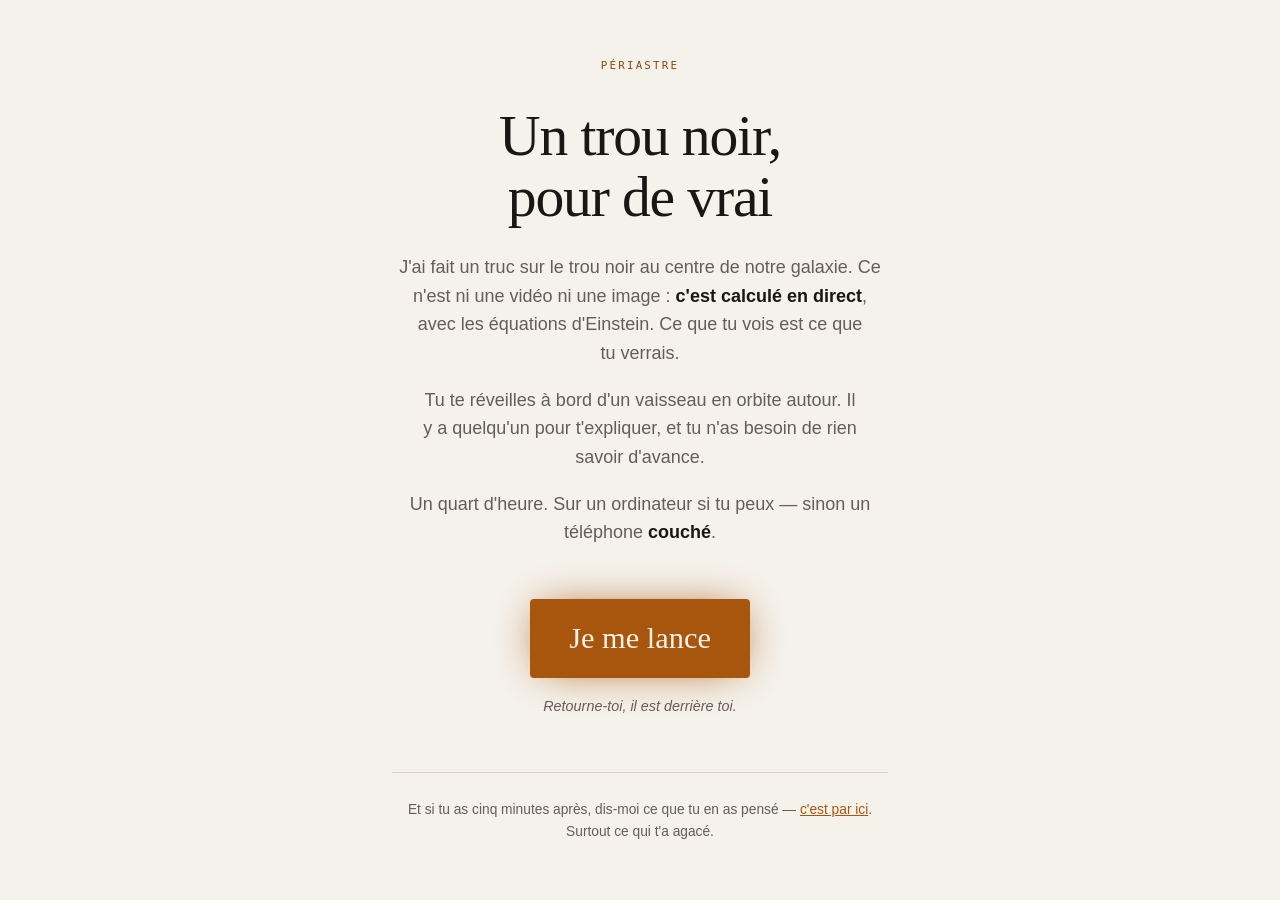
<file: bienvenue.html>
<!doctype html>
<html lang="fr">
<head>
<meta charset="utf-8">
<meta name="viewport" content="width=device-width, initial-scale=1, viewport-fit=cover">
<title>Périastre</title>
<meta name="color-scheme" content="dark light">
<meta name="description" content="Un trou noir calculé en direct, avec les vraies équations. Monte à bord.">

<style>
*,*::before,*::after{ box-sizing:border-box; }

:root{
  --fond:#0a0a0d; --trait:#22222c; --texte:#e8e5e0; --sourdine:#9a958e;
  --ambre:#ff9a3c; --ambre-sourd:#c9762c;
  --serif:"Iowan Old Style","Palatino Linotype",Palatino,"Book Antiqua",Georgia,serif;
  --sans:"Inter var",-apple-system,BlinkMacSystemFont,"Segoe UI",Roboto,sans-serif;
  --mono:ui-monospace,"SF Mono","Cascadia Mono","Roboto Mono",Menlo,monospace;
}
@media (prefers-color-scheme: light){
  :root{ --fond:#f5f2ec; --trait:#d6d0c4; --texte:#191713; --sourdine:#645e55;
         --ambre:#a8560d; --ambre-sourd:#8a480c; }
}
:root[data-theme="dark"]{
  --fond:#0a0a0d; --trait:#22222c; --texte:#e8e5e0; --sourdine:#9a958e;
  --ambre:#ff9a3c; --ambre-sourd:#c9762c;
}
:root[data-theme="light"]{
  --fond:#f5f2ec; --trait:#d6d0c4; --texte:#191713; --sourdine:#645e55;
  --ambre:#a8560d; --ambre-sourd:#8a480c;
}

body{
  margin:0; background:var(--fond); color:var(--texte);
  font-family:var(--sans); font-size:18px; line-height:1.6;
  -webkit-font-smoothing:antialiased; overflow-x:hidden;
  display:grid; place-items:center; min-height:100svh;
  padding:2rem 1.4rem;
}
main{ max-width:31rem; width:100%; text-align:center; }

.eyebrow{
  font-family:var(--mono); font-size:.68rem; letter-spacing:.2em;
  text-transform:uppercase; color:var(--ambre-sourd); margin:0 0 2rem;
}
h1{
  font-family:var(--serif); font-weight:400;
  font-size:clamp(2.4rem, 9vw, 3.6rem); line-height:1.05;
  letter-spacing:-.02em; margin:0 0 1.6rem; text-wrap:balance;
}
p{ margin:0 0 1.1rem; color:var(--sourdine); text-wrap:pretty; }
strong{ color:var(--texte); font-weight:600; }

a.grand{
  display:inline-block; margin:2.2rem 0 0;
  font-family:var(--serif); font-size:clamp(1.4rem, 5.5vw, 1.9rem);
  text-decoration:none; color:var(--fond); background:var(--ambre);
  padding:.9rem 2.4rem; border-radius:3px;
  box-shadow:0 0 0 1px var(--ambre), 0 0 44px -10px var(--ambre);
}
@media (prefers-reduced-motion: no-preference){
  a.grand{ transition:transform .18s ease, box-shadow .18s ease; }
  a.grand:hover{ transform:translateY(-2px);
                 box-shadow:0 0 0 1px var(--ambre), 0 0 62px -8px var(--ambre); }
}
.sous{ margin:1.1rem 0 0; font-size:.9rem; font-style:italic; }

.pied{
  margin:3.4rem 0 0; padding-top:1.6rem; border-top:1px solid var(--trait);
  font-size:.86rem; color:var(--sourdine);
}
.pied a{ color:var(--ambre); }
</style>
</head>
<body>

<main>
  <p class="eyebrow">Périastre</p>

  <h1>Un trou noir, pour de vrai</h1>

  <p>J'ai fait un truc sur le trou noir au centre de notre galaxie.
  Ce n'est ni une vidéo ni une image : <strong>c'est calculé en direct</strong>,
  avec les équations d'Einstein. Ce que tu vois est ce que tu verrais.</p>

  <p>Tu te réveilles à bord d'un vaisseau en orbite autour. Il y a quelqu'un
  pour t'expliquer, et tu n'as besoin de rien savoir d'avance.</p>

  <p>Un quart d'heure. Sur un ordinateur si tu peux — sinon un téléphone
  <strong>couché</strong>.</p>

  <a class="grand" href="https://hugohismans.github.io/periastre/">Je me lance</a>
  <p class="sous">Retourne-toi, il est derrière toi.</p>

  <p class="pied">Et si tu as cinq minutes après, dis-moi ce que tu en as pensé —
  <a href="carnet.html">c'est par ici</a>. Surtout ce qui t'a agacé.</p>
</main>

</body>
</html>
</file>
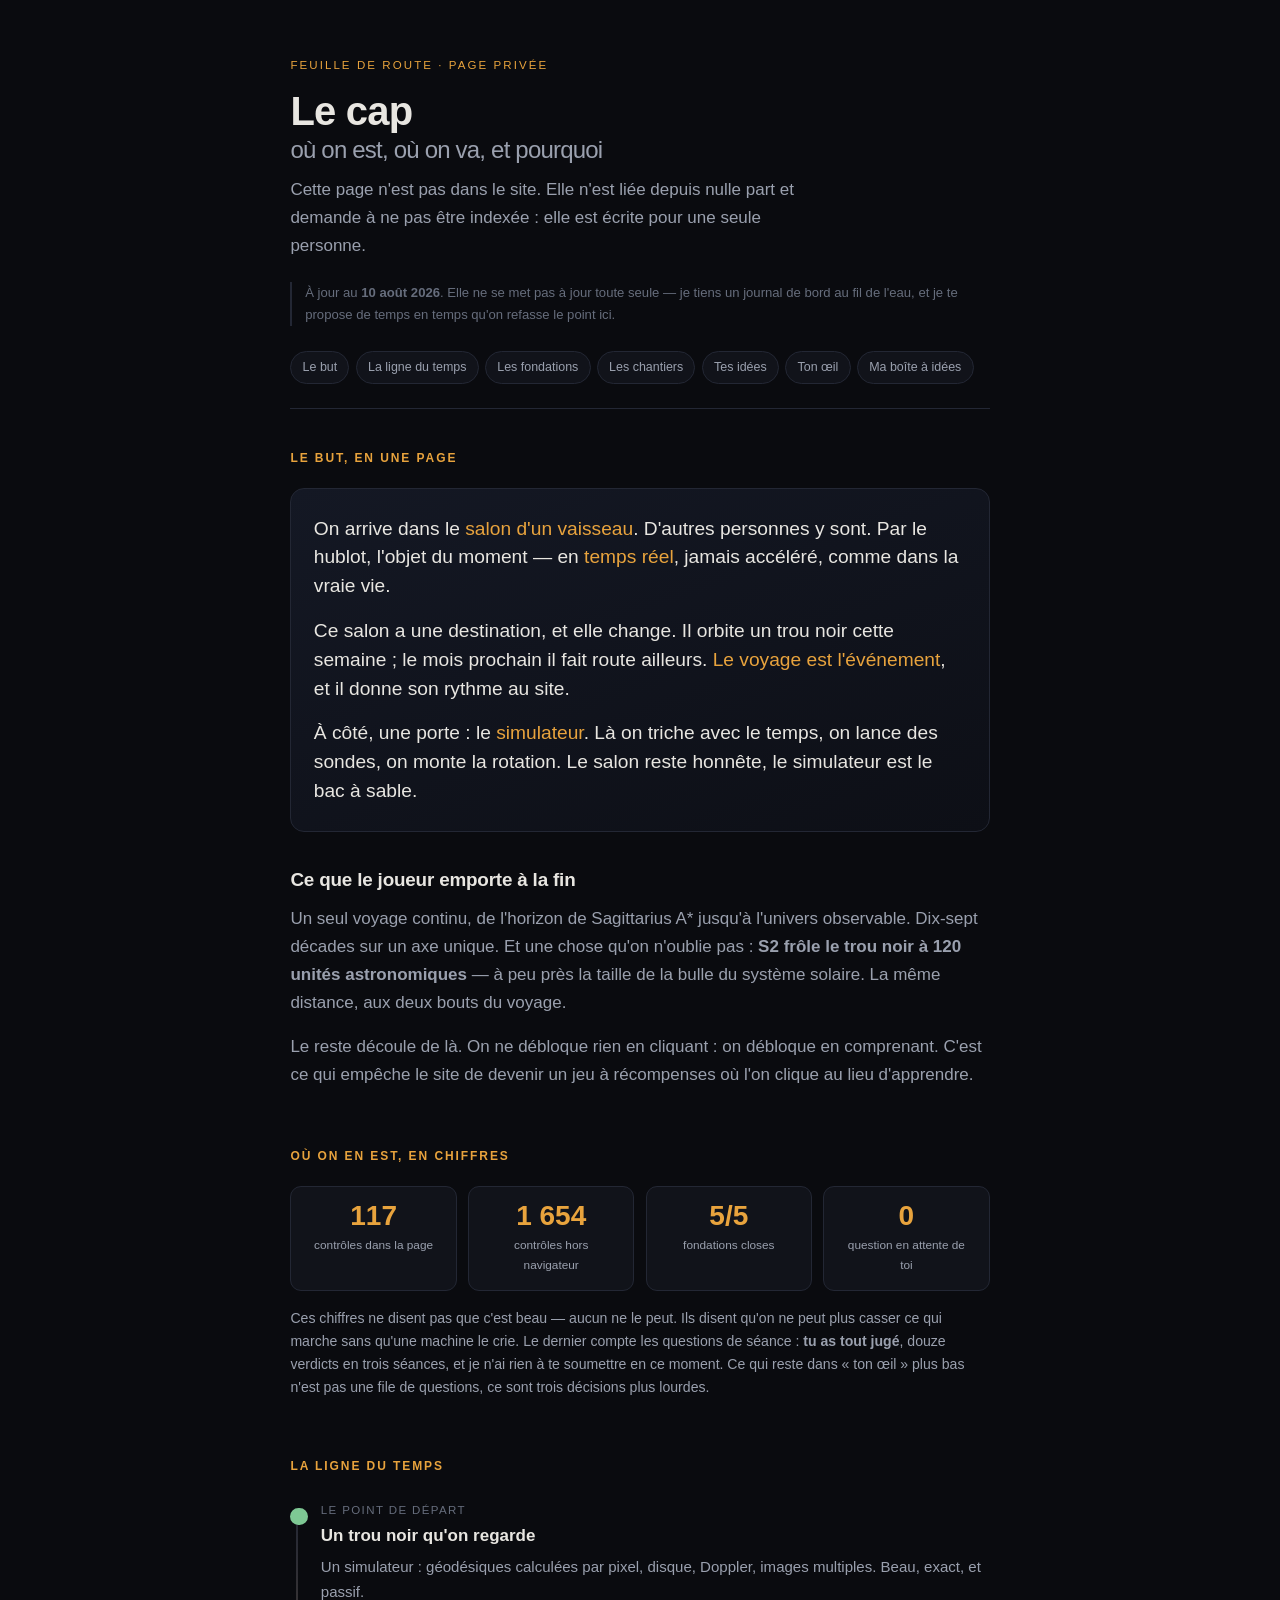
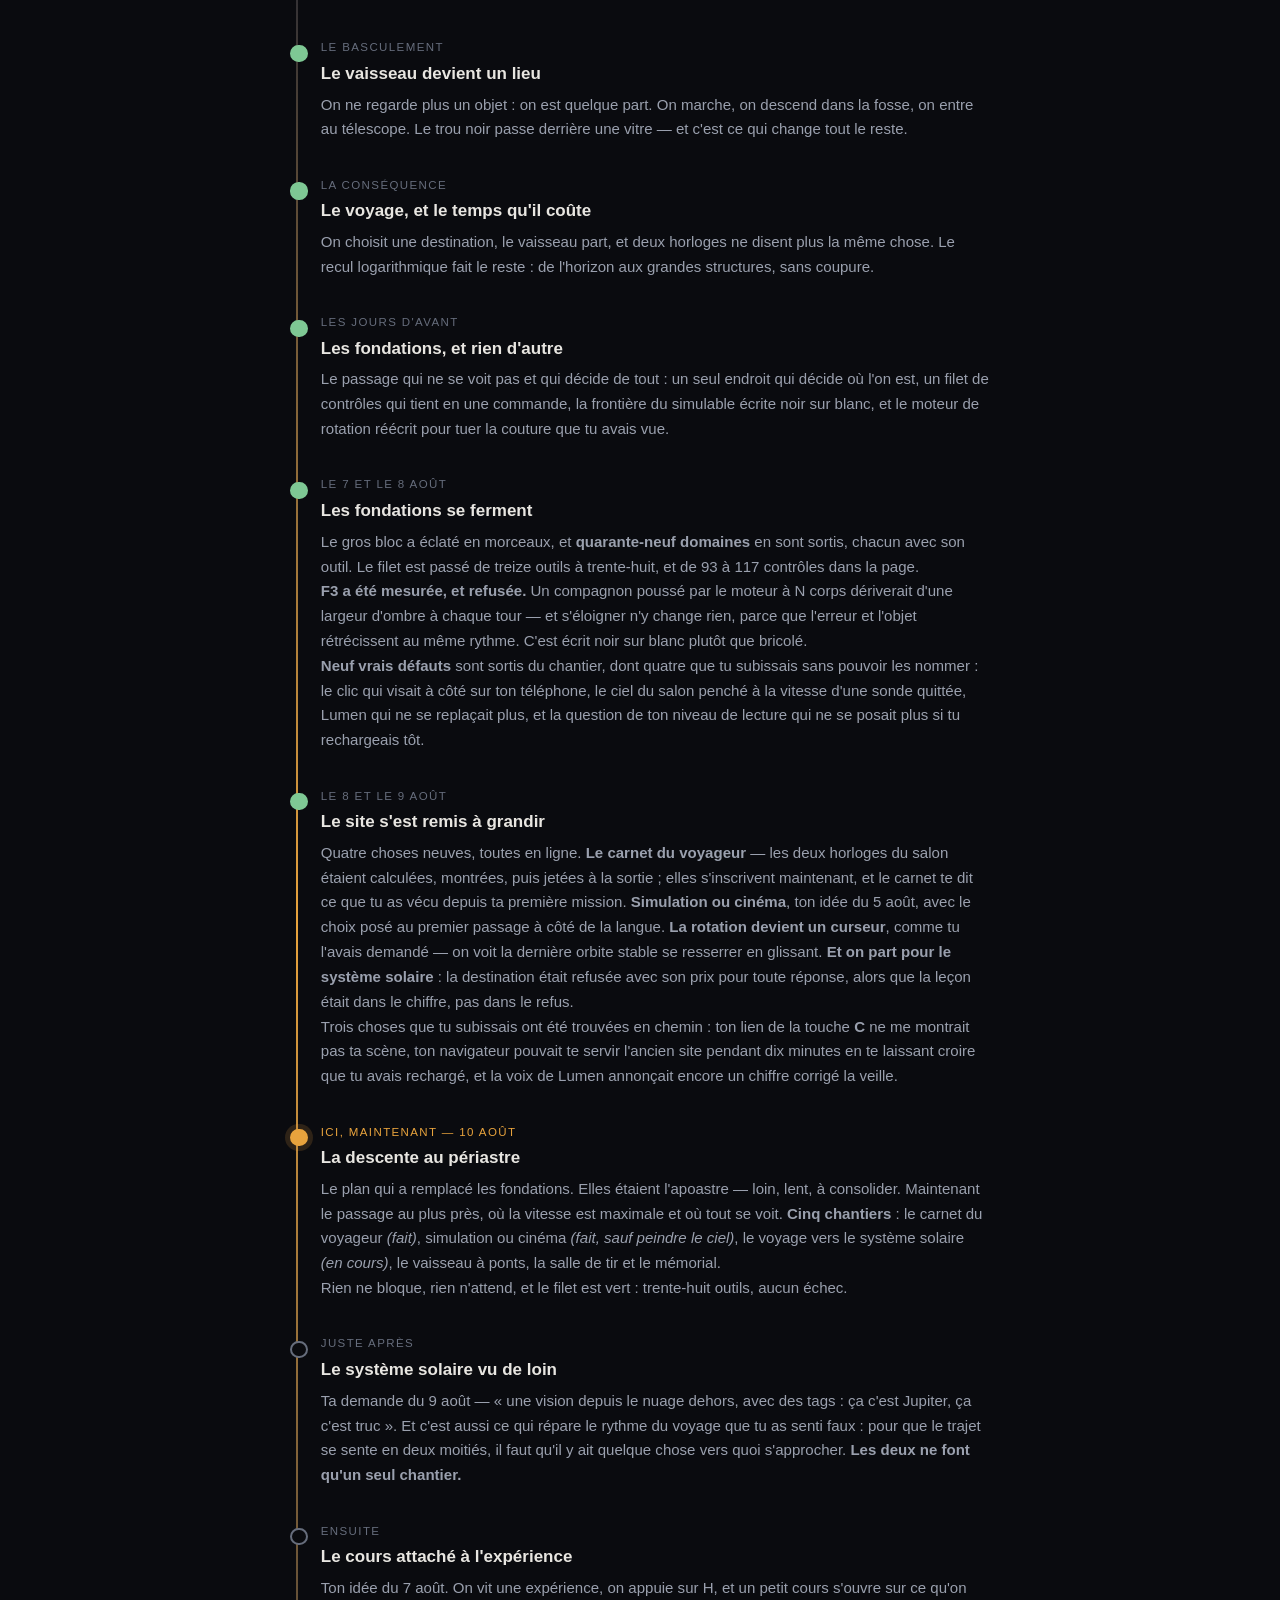
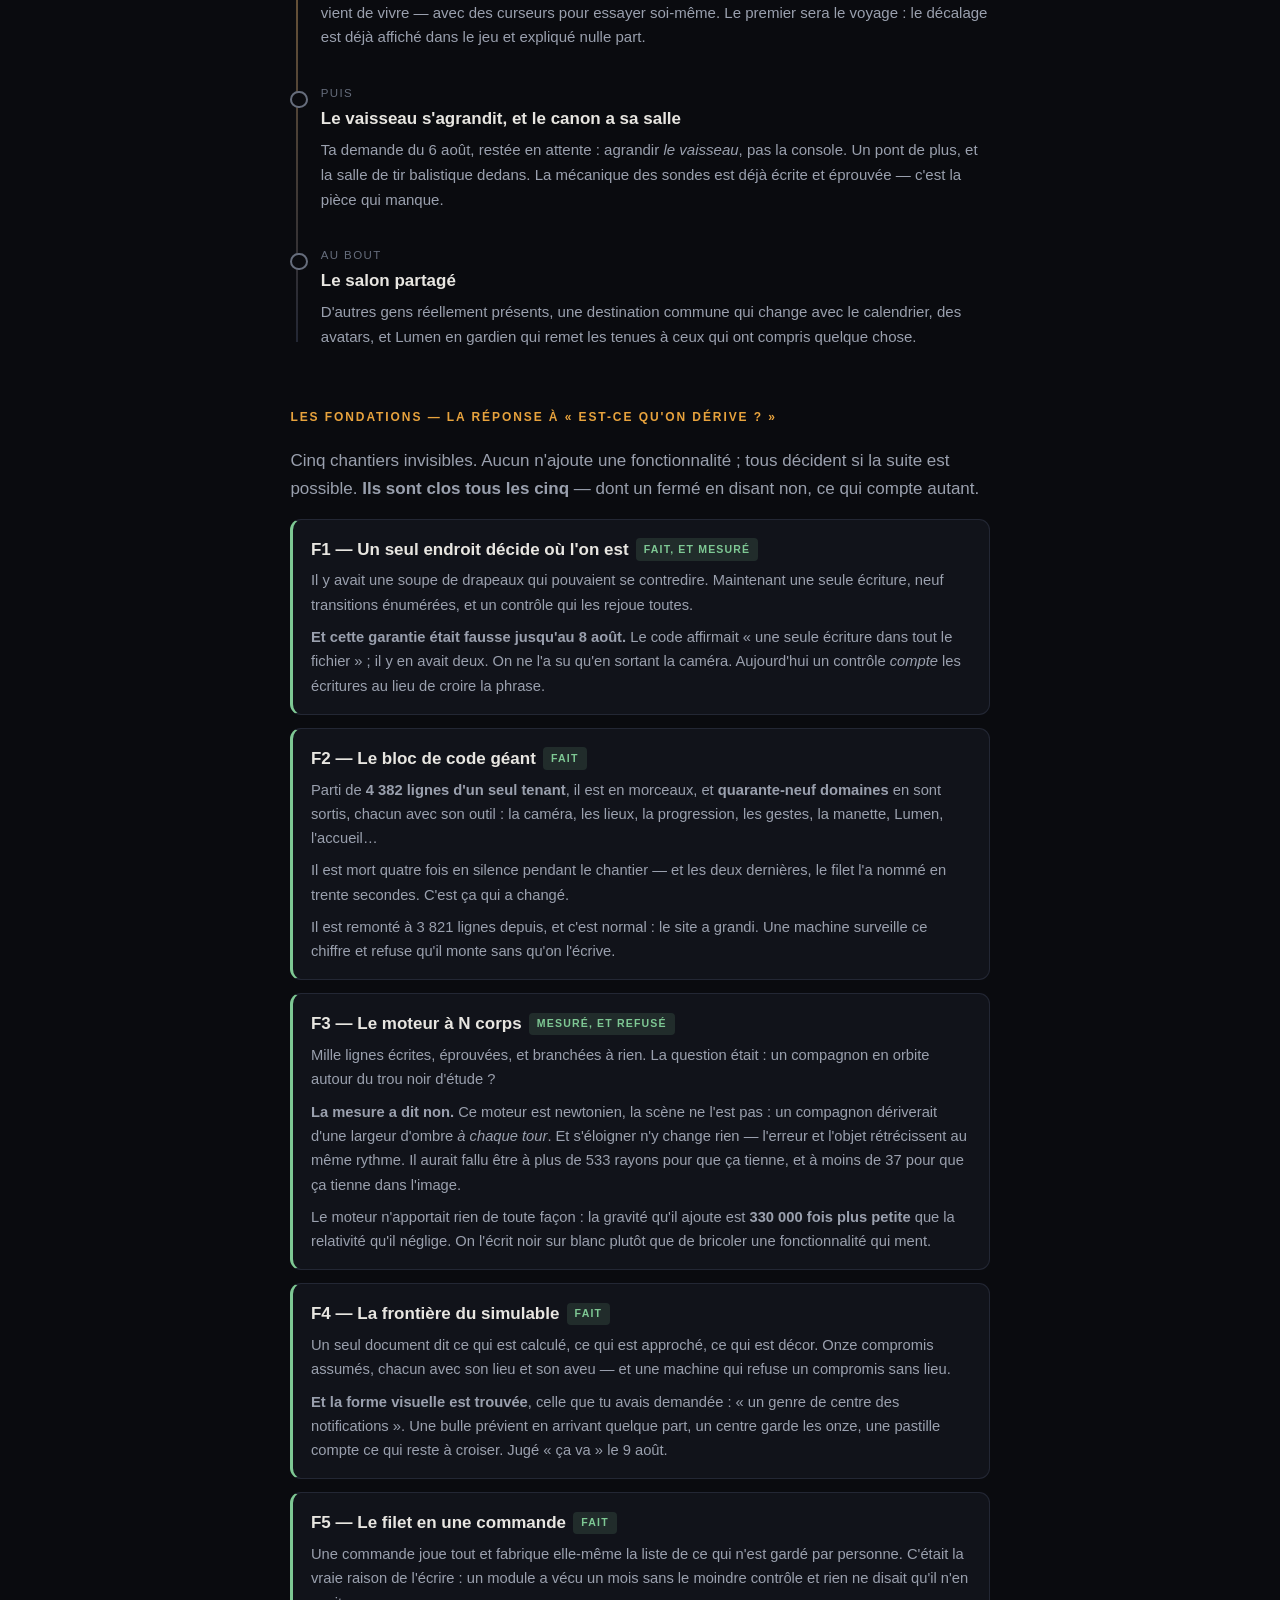
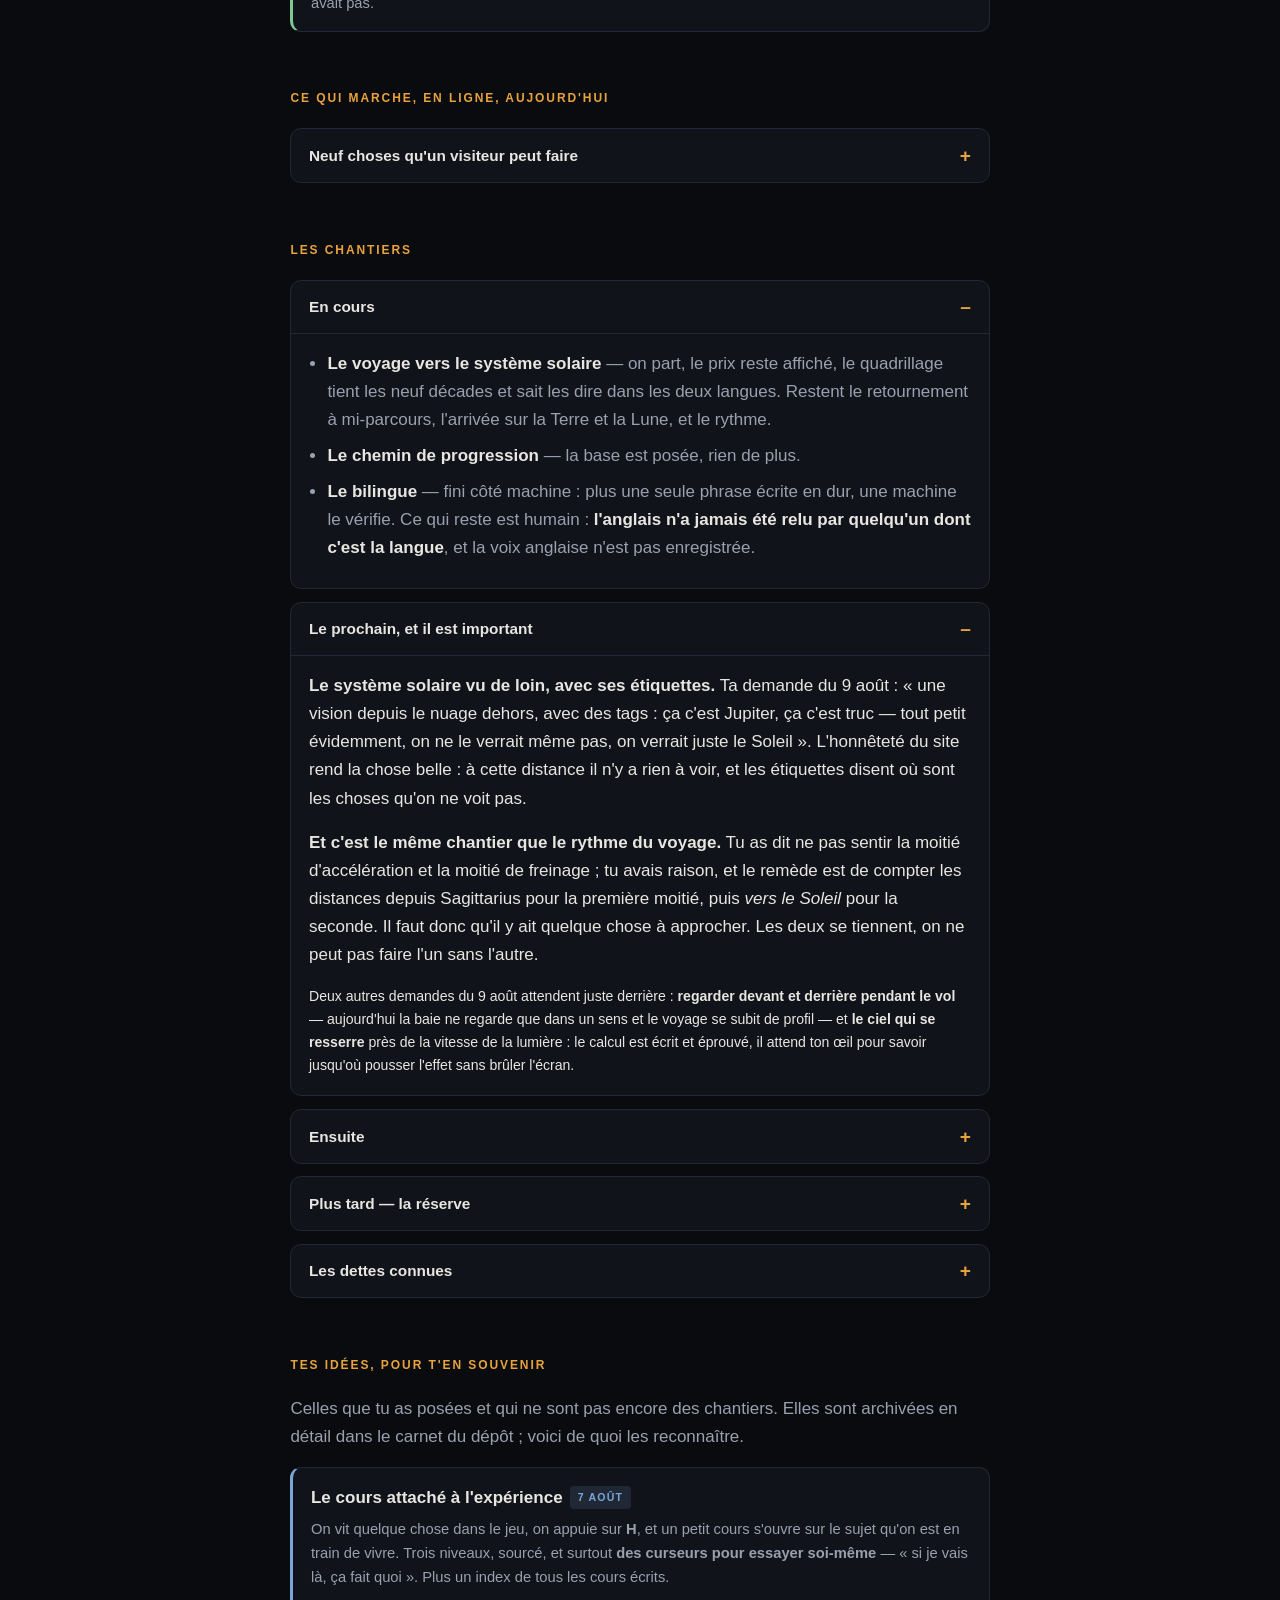
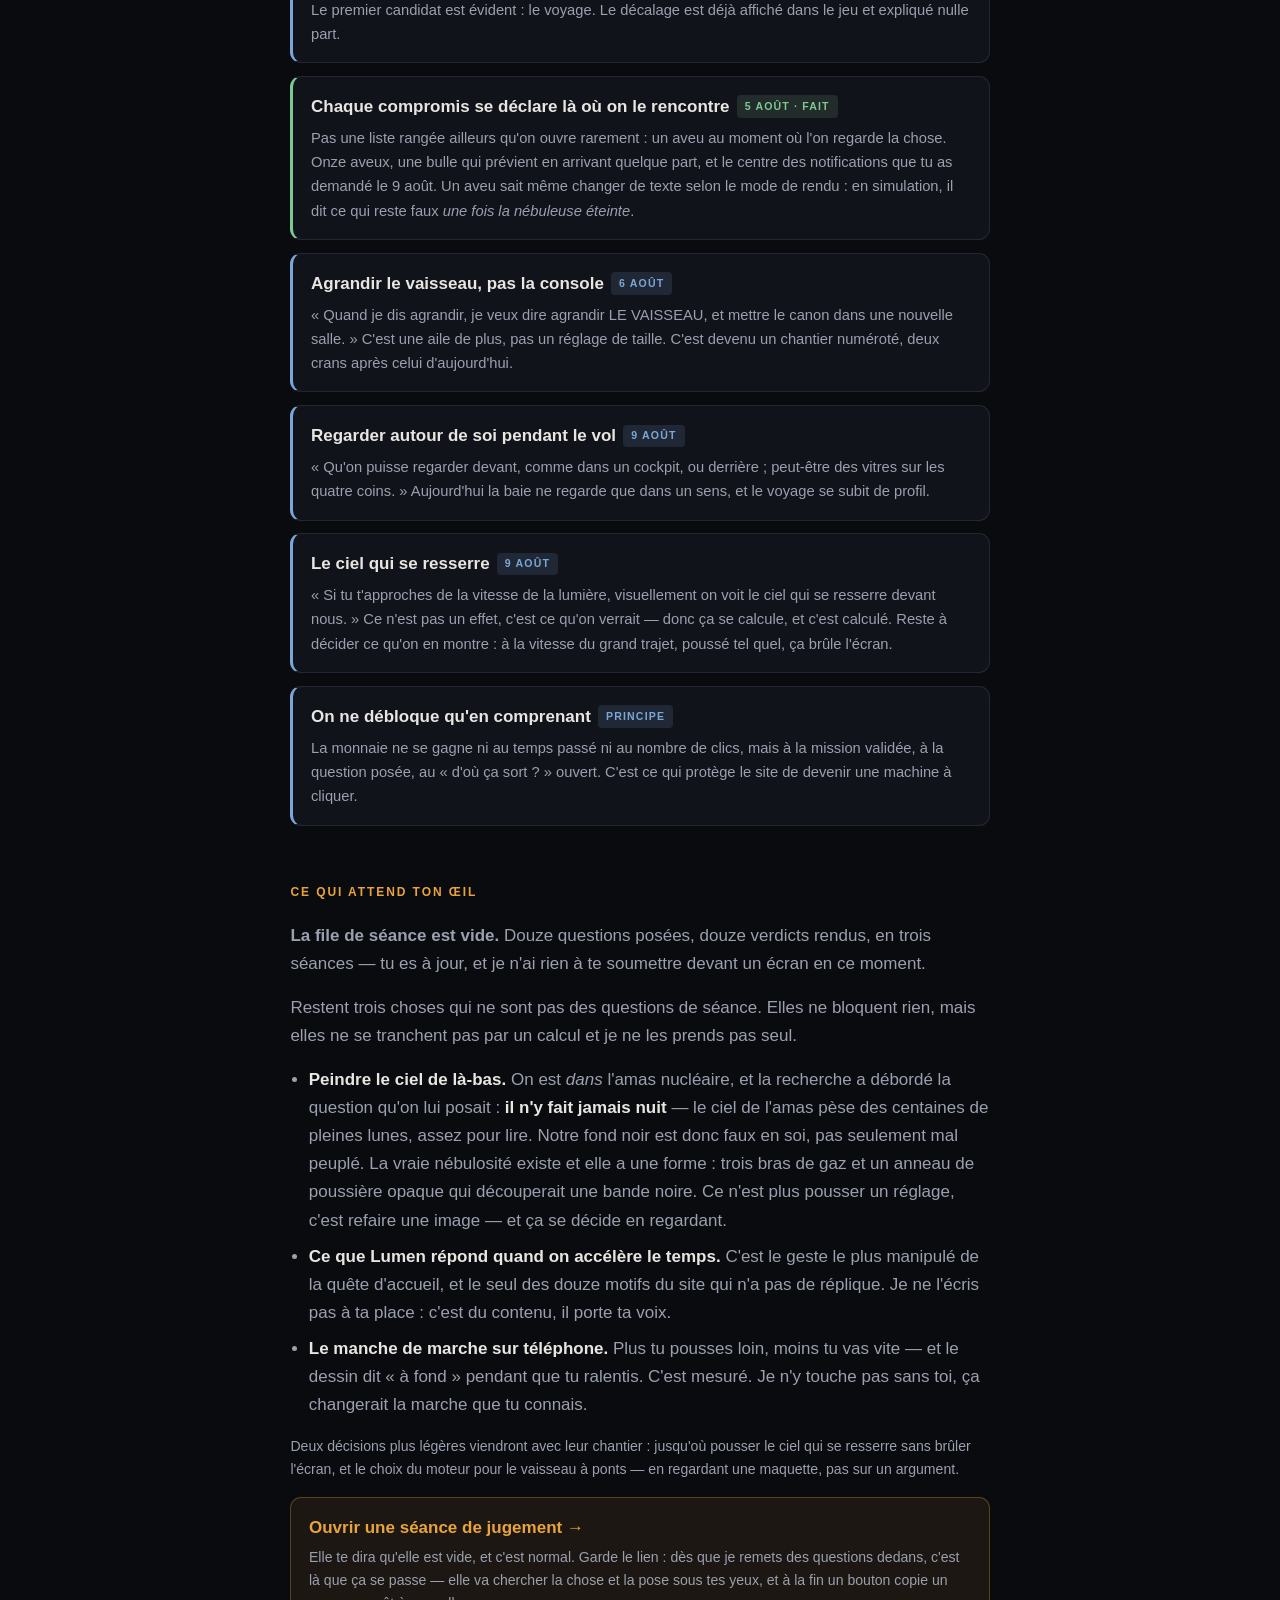
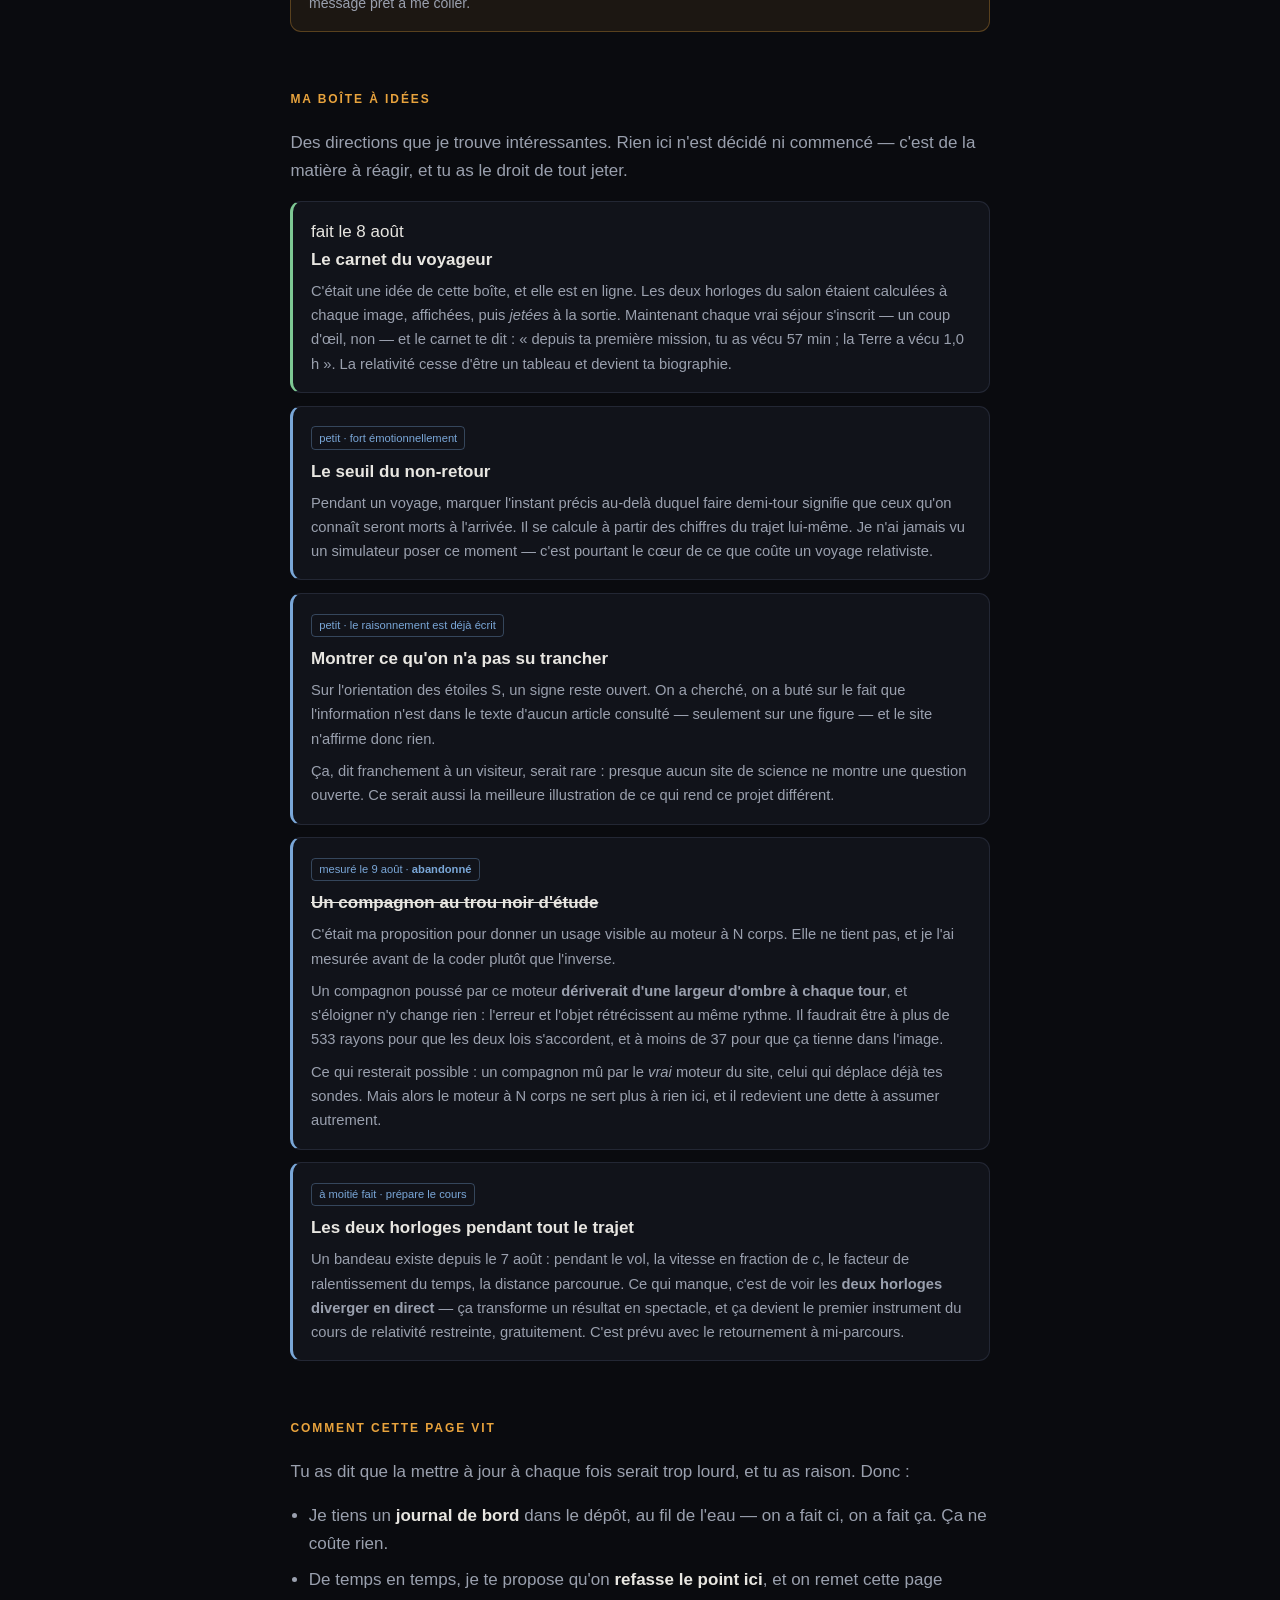
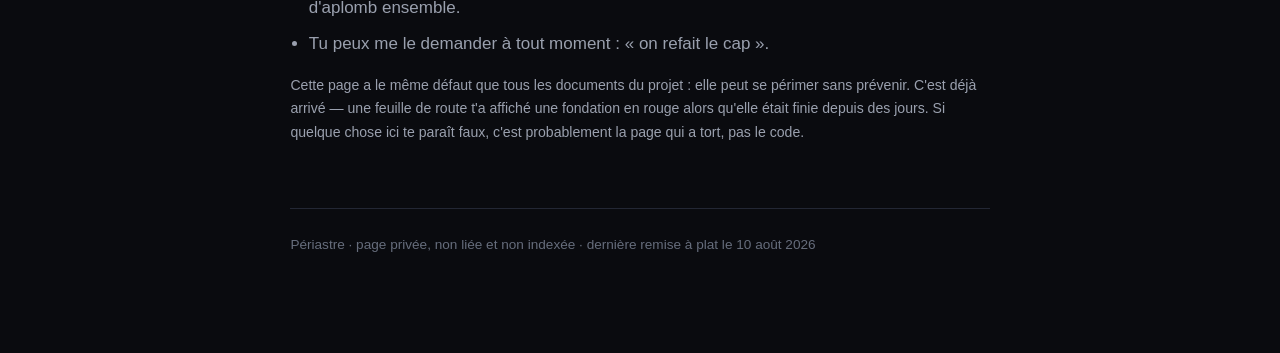
<file: cap.html>
<!DOCTYPE html>
<html lang="fr">
<head>
<meta charset="utf-8">
<meta name="viewport" content="width=device-width, initial-scale=1, viewport-fit=cover">
<meta name="robots" content="noindex, nofollow">
<title>Le cap — Périastre</title>
<style>
:root{
  --fond:#0a0b0f; --fond2:#11131a; --bord:#232734;
  --texte:#e8e6e1; --doux:#9aa0ae; --tres-doux:#666d7c;
  --ambre:#e8a33d; --bleu:#7aa7d8; --vert:#7ec894; --rouge:#d97f7f;
}
*{box-sizing:border-box;}
html{-webkit-text-size-adjust:100%;}
body{
  margin:0; background:var(--fond); color:var(--texte);
  font:17px/1.65 ui-sans-serif,-apple-system,"Segoe UI",Roboto,Helvetica,Arial,sans-serif;
  padding:0 0 6rem;
}
.enveloppe{max-width:46rem; margin:0 auto; padding:0 1.15rem;}

/* ---------------------------------------------------------------- en-tete */
header{padding:3.5rem 0 1.5rem; border-bottom:1px solid var(--bord); margin-bottom:2.5rem;}
.sur-titre{
  font-size:.72rem; letter-spacing:.18em; text-transform:uppercase;
  color:var(--ambre); margin:0 0 .9rem;
}
h1{font-size:2.5rem; line-height:1.1; margin:0 0 .8rem; font-weight:600; letter-spacing:-.02em;}
h1 .fin{display:block; color:var(--doux); font-weight:400; font-size:1.5rem; margin-top:.2rem;}
.chapeau{color:var(--doux); margin:0; max-width:34rem;}
.date{
  margin-top:1.4rem; font-size:.82rem; color:var(--tres-doux);
  border-left:2px solid var(--bord); padding-left:.8rem;
}

/* --------------------------------------------------------------- sections */
section{margin:0 0 3.6rem; scroll-margin-top:1rem;}
h2{
  font-size:.75rem; letter-spacing:.16em; text-transform:uppercase;
  color:var(--ambre); margin:0 0 1.2rem; font-weight:600;
}
h3{font-size:1.18rem; margin:2rem 0 .6rem; font-weight:600; letter-spacing:-.01em;}
p{margin:0 0 1rem;}
.doux{color:var(--doux);}
.petit{font-size:.88rem;}

/* ----------------------------------------------------------------- le but */
.but{
  background:linear-gradient(160deg,#141824,#0d0f16);
  border:1px solid var(--bord); border-radius:14px; padding:1.6rem 1.4rem;
}
.but p:last-child{margin-bottom:0;}
.but .phrase{font-size:1.2rem; line-height:1.5;}
.but em{color:var(--ambre); font-style:normal;}

/* --------------------------------------------------------- ligne du temps */
.ligne{position:relative; padding-left:1.9rem; margin-top:1.5rem;}
.ligne::before{
  content:""; position:absolute; left:.34rem; top:.5rem; bottom:.5rem;
  width:2px; background:linear-gradient(var(--bord),var(--ambre),var(--bord));
}
.etape{position:relative; margin-bottom:2.1rem;}
.etape::before{
  content:""; position:absolute; left:-1.9rem; top:.42rem;
  width:.82rem; height:.82rem; border-radius:50%;
  background:var(--fond); border:2px solid var(--tres-doux);
}
.etape.faite::before{background:var(--vert); border-color:var(--vert);}
.etape.ici::before{
  background:var(--ambre); border-color:var(--ambre);
  box-shadow:0 0 0 5px rgba(232,163,61,.16);
}
.etape .quand{
  font-size:.72rem; letter-spacing:.12em; text-transform:uppercase;
  color:var(--tres-doux); display:block; margin-bottom:.15rem;
}
.etape .quoi{font-weight:600; display:block; margin-bottom:.3rem;}
.etape p{margin:0; color:var(--doux); font-size:.94rem;}
.etape.ici .quand{color:var(--ambre);}

/* -------------------------------------------------------------- les cartes */
.cartes{display:grid; gap:.8rem;}
.carte{
  background:var(--fond2); border:1px solid var(--bord);
  border-radius:11px; padding:1rem 1.1rem;
  border-left:3px solid var(--tres-doux);
}
.carte.ok{border-left-color:var(--vert);}
.carte.cours{border-left-color:var(--ambre);}
.carte.ouvert{border-left-color:var(--bleu);}
.carte.dette{border-left-color:var(--rouge);}
.carte .titre{font-weight:600; display:block; margin-bottom:.3rem;}
.carte p{margin:0; font-size:.92rem; color:var(--doux);}
.carte p + p{margin-top:.5rem;}
.etat{
  display:inline-block; font-size:.66rem; letter-spacing:.11em;
  text-transform:uppercase; padding:.16rem .5rem; border-radius:4px;
  vertical-align:2px; margin-left:.45rem; font-weight:600;
}
.etat.ok{background:rgba(126,200,148,.14); color:var(--vert);}
.etat.cours{background:rgba(232,163,61,.14); color:var(--ambre);}
.etat.ouvert{background:rgba(122,167,216,.14); color:var(--bleu);}
.etat.dette{background:rgba(217,127,127,.14); color:var(--rouge);}

/* ------------------------------------------------------------- les chiffres */
.compteurs{display:grid; grid-template-columns:repeat(auto-fit,minmax(7.5rem,1fr)); gap:.7rem;}
.compteur{
  background:var(--fond2); border:1px solid var(--bord);
  border-radius:11px; padding:.9rem 1rem; text-align:center;
}
.compteur .n{display:block; font-size:1.75rem; font-weight:600; color:var(--ambre); line-height:1.1;}
.compteur .l{display:block; font-size:.74rem; color:var(--doux); margin-top:.25rem;}

/* --------------------------------------------------------------- les replis */
details{
  border:1px solid var(--bord); border-radius:11px;
  background:var(--fond2); margin-bottom:.8rem; overflow:hidden;
}
summary{
  cursor:pointer; padding:.85rem 1.1rem; font-weight:600; font-size:.96rem;
  list-style:none; display:flex; justify-content:space-between; align-items:center; gap:1rem;
}
summary::-webkit-details-marker{display:none;}
summary::after{content:"+"; color:var(--ambre); font-size:1.2rem; line-height:1; flex:none;}
details[open] summary::after{content:"–";}
details[open] summary{border-bottom:1px solid var(--bord);}
.dedans{padding:1rem 1.1rem 1.1rem;}
.dedans p:last-child, .dedans ul:last-child, .dedans .cartes:last-child{margin-bottom:0;}
ul{margin:0 0 1rem; padding-left:1.15rem;}
li{margin-bottom:.5rem; color:var(--doux);}
li strong{color:var(--texte); font-weight:600;}

/* ----------------------------------------------------------------- ma boite */
.mienne{border-left:3px solid var(--bleu);}
.mienne .cout{
  display:inline-block; font-size:.7rem; color:var(--bleu);
  border:1px solid rgba(122,167,216,.35); border-radius:4px;
  padding:.1rem .45rem; margin-bottom:.5rem;
}

/* -------------------------------------------------------------------- liens */
a{color:var(--bleu); text-decoration:none; border-bottom:1px solid rgba(122,167,216,.3);}
a:hover{border-bottom-color:var(--bleu);}
.gros-lien{
  display:block; background:rgba(232,163,61,.08); border:1px solid rgba(232,163,61,.3);
  border-radius:11px; padding:1rem 1.1rem; margin-top:1rem;
  color:var(--ambre); border-bottom:1px solid rgba(232,163,61,.3);
}
.gros-lien strong{display:block; margin-bottom:.2rem;}
.gros-lien span{display:block; font-size:.88rem; color:var(--doux);}

/* ------------------------------------------------------------- raccourcis */
nav.sauts{display:flex; flex-wrap:wrap; gap:.4rem; margin:1.6rem 0 0;}
nav.sauts a{
  font-size:.78rem; padding:.32rem .7rem; border-radius:999px;
  background:var(--fond2); border:1px solid var(--bord);
  color:var(--doux); text-decoration:none; white-space:nowrap;
}
nav.sauts a:hover{border-color:var(--ambre); color:var(--ambre);}

footer{
  margin-top:4rem; padding-top:1.6rem; border-top:1px solid var(--bord);
  color:var(--tres-doux); font-size:.85rem;
}
@media (max-width:480px){
  body{font-size:16px;}
  h1{font-size:2rem;}
  h1 .fin{font-size:1.25rem;}
}
</style>
</head>
<body>
<div class="enveloppe">

<header>
  <p class="sur-titre">Feuille de route · page privée</p>
  <h1>Le cap<span class="fin">où on est, où on va, et pourquoi</span></h1>
  <p class="chapeau">Cette page n'est pas dans le site. Elle n'est liée depuis nulle
  part et demande à ne pas être indexée : elle est écrite pour une seule personne.</p>
  <p class="date">À jour au <strong>10 août 2026</strong>. Elle ne se met pas à jour
  toute seule — je tiens un journal de bord au fil de l'eau, et je te propose de
  temps en temps qu'on refasse le point ici.</p>

  <nav class="sauts">
    <a href="#but">Le but</a>
    <a href="#temps">La ligne du temps</a>
    <a href="#fondations">Les fondations</a>
    <a href="#chantiers">Les chantiers</a>
    <a href="#tes-idees">Tes idées</a>
    <a href="#oeil">Ton œil</a>
    <a href="#mes-idees">Ma boîte à idées</a>
  </nav>
</header>

<!-- ==================================================== LE BUT =========== -->
<section id="but">
  <h2>Le but, en une page</h2>
  <div class="but">
    <p class="phrase">On arrive dans le <em>salon d'un vaisseau</em>. D'autres
    personnes y sont. Par le hublot, l'objet du moment — en <em>temps réel</em>,
    jamais accéléré, comme dans la vraie vie.</p>
    <p class="phrase">Ce salon a une destination, et elle change. Il orbite un trou
    noir cette semaine ; le mois prochain il fait route ailleurs. <em>Le voyage est
    l'événement</em>, et il donne son rythme au site.</p>
    <p class="phrase">À côté, une porte : le <em>simulateur</em>. Là on triche avec
    le temps, on lance des sondes, on monte la rotation. Le salon reste honnête,
    le simulateur est le bac à sable.</p>
  </div>

  <h3>Ce que le joueur emporte à la fin</h3>
  <p class="doux">Un seul voyage continu, de l'horizon de Sagittarius A* jusqu'à
  l'univers observable. Dix-sept décades sur un axe unique. Et une chose qu'on
  n'oublie pas : <strong>S2 frôle le trou noir à 120 unités astronomiques</strong> —
  à peu près la taille de la bulle du système solaire. La même distance, aux deux
  bouts du voyage.</p>
  <p class="doux">Le reste découle de là. On ne débloque rien en cliquant : on
  débloque en comprenant. C'est ce qui empêche le site de devenir un jeu à
  récompenses où l'on clique au lieu d'apprendre.</p>
</section>

<!-- ================================================ OÙ ON EN EST ========= -->
<section>
  <h2>Où on en est, en chiffres</h2>
  <div class="compteurs">
    <div class="compteur"><span class="n">117</span><span class="l">contrôles dans la page</span></div>
    <div class="compteur"><span class="n">1 654</span><span class="l">contrôles hors navigateur</span></div>
    <div class="compteur"><span class="n">5/5</span><span class="l">fondations closes</span></div>
    <div class="compteur"><span class="n">0</span><span class="l">question en attente de toi</span></div>
  </div>
  <p class="doux petit" style="margin-top:1rem">Ces chiffres ne disent pas que
  c'est beau — aucun ne le peut. Ils disent qu'on ne peut plus casser ce qui
  marche sans qu'une machine le crie. Le dernier compte les questions de séance :
  <strong>tu as tout jugé</strong>, douze verdicts en trois séances, et je n'ai
  rien à te soumettre en ce moment. Ce qui reste dans « ton œil » plus bas n'est
  pas une file de questions, ce sont trois décisions plus lourdes.</p>
</section>

<!-- ============================================ LA LIGNE DU TEMPS ======== -->
<section id="temps">
  <h2>La ligne du temps</h2>
  <div class="ligne">

    <div class="etape faite">
      <span class="quand">Le point de départ</span>
      <span class="quoi">Un trou noir qu'on regarde</span>
      <p>Un simulateur : géodésiques calculées par pixel, disque, Doppler, images
      multiples. Beau, exact, et passif.</p>
    </div>

    <div class="etape faite">
      <span class="quand">Le basculement</span>
      <span class="quoi">Le vaisseau devient un lieu</span>
      <p>On ne regarde plus un objet : on est quelque part. On marche, on descend
      dans la fosse, on entre au télescope. Le trou noir passe derrière une vitre —
      et c'est ce qui change tout le reste.</p>
    </div>

    <div class="etape faite">
      <span class="quand">La conséquence</span>
      <span class="quoi">Le voyage, et le temps qu'il coûte</span>
      <p>On choisit une destination, le vaisseau part, et deux horloges ne disent
      plus la même chose. Le recul logarithmique fait le reste : de l'horizon aux
      grandes structures, sans coupure.</p>
    </div>

    <div class="etape faite">
      <span class="quand">Les jours d'avant</span>
      <span class="quoi">Les fondations, et rien d'autre</span>
      <p>Le passage qui ne se voit pas et qui décide de tout : un seul endroit qui
      décide où l'on est, un filet de contrôles qui tient en une commande, la
      frontière du simulable écrite noir sur blanc, et le moteur de rotation
      réécrit pour tuer la couture que tu avais vue.</p>
    </div>

    <div class="etape faite">
      <span class="quand">Le 7 et le 8 août</span>
      <span class="quoi">Les fondations se ferment</span>
      <p>Le gros bloc a éclaté en morceaux, et <strong>quarante-neuf domaines</strong>
      en sont sortis, chacun avec son outil. Le filet est passé de treize outils à
      trente-huit, et de 93 à 117 contrôles dans la page.</p>
      <p><strong>F3 a été mesurée, et refusée.</strong> Un compagnon poussé par le
      moteur à N corps dériverait d'une largeur d'ombre à chaque tour — et
      s'éloigner n'y change rien, parce que l'erreur et l'objet rétrécissent au
      même rythme. C'est écrit noir sur blanc plutôt que bricolé.</p>
      <p><strong>Neuf vrais défauts</strong> sont sortis du chantier, dont quatre
      que tu subissais sans pouvoir les nommer : le clic qui visait à côté sur ton
      téléphone, le ciel du salon penché à la vitesse d'une sonde quittée, Lumen
      qui ne se replaçait plus, et la question de ton niveau de lecture qui ne se
      posait plus si tu rechargeais tôt.</p>
    </div>

    <div class="etape faite">
      <span class="quand">Le 8 et le 9 août</span>
      <span class="quoi">Le site s'est remis à grandir</span>
      <p>Quatre choses neuves, toutes en ligne. <strong>Le carnet du voyageur</strong> —
      les deux horloges du salon étaient calculées, montrées, puis jetées à la
      sortie ; elles s'inscrivent maintenant, et le carnet te dit ce que tu as vécu
      depuis ta première mission. <strong>Simulation ou cinéma</strong>, ton idée du
      5 août, avec le choix posé au premier passage à côté de la langue.
      <strong>La rotation devient un curseur</strong>, comme tu l'avais demandé —
      on voit la dernière orbite stable se resserrer en glissant.
      <strong>Et on part pour le système solaire</strong> : la destination était
      refusée avec son prix pour toute réponse, alors que la leçon était dans le
      chiffre, pas dans le refus.</p>
      <p>Trois choses que tu subissais ont été trouvées en chemin : ton lien de la
      touche <strong>C</strong> ne me montrait pas ta scène, ton navigateur pouvait
      te servir l'ancien site pendant dix minutes en te laissant croire que tu avais
      rechargé, et la voix de Lumen annonçait encore un chiffre corrigé la veille.</p>
    </div>

    <div class="etape ici">
      <span class="quand">Ici, maintenant — 10 août</span>
      <span class="quoi">La descente au périastre</span>
      <p>Le plan qui a remplacé les fondations. Elles étaient l'apoastre — loin,
      lent, à consolider. Maintenant le passage au plus près, où la vitesse est
      maximale et où tout se voit. <strong>Cinq chantiers</strong> : le carnet du
      voyageur <em>(fait)</em>, simulation ou cinéma <em>(fait, sauf peindre le
      ciel)</em>, le voyage vers le système solaire <em>(en cours)</em>, le vaisseau
      à ponts, la salle de tir et le mémorial.</p>
      <p>Rien ne bloque, rien n'attend, et le filet est vert : trente-huit outils,
      aucun échec.</p>
    </div>

    <div class="etape">
      <span class="quand">Juste après</span>
      <span class="quoi">Le système solaire vu de loin</span>
      <p>Ta demande du 9 août — « une vision depuis le nuage dehors, avec des tags :
      ça c'est Jupiter, ça c'est truc ». Et c'est aussi ce qui répare le rythme du
      voyage que tu as senti faux : pour que le trajet se sente en deux moitiés, il
      faut qu'il y ait quelque chose vers quoi s'approcher. <strong>Les deux ne font
      qu'un seul chantier.</strong></p>
    </div>

    <div class="etape">
      <span class="quand">Ensuite</span>
      <span class="quoi">Le cours attaché à l'expérience</span>
      <p>Ton idée du 7 août. On vit une expérience, on appuie sur H, et un
      petit cours s'ouvre sur ce qu'on vient de vivre — avec des curseurs pour
      essayer soi-même. Le premier sera le voyage : le décalage est déjà affiché
      dans le jeu et expliqué nulle part.</p>
    </div>

    <div class="etape">
      <span class="quand">Puis</span>
      <span class="quoi">Le vaisseau s'agrandit, et le canon a sa salle</span>
      <p>Ta demande du 6 août, restée en attente : agrandir <em>le vaisseau</em>, pas
      la console. Un pont de plus, et la salle de tir balistique dedans. La mécanique
      des sondes est déjà écrite et éprouvée — c'est la pièce qui manque.</p>
    </div>

    <div class="etape">
      <span class="quand">Au bout</span>
      <span class="quoi">Le salon partagé</span>
      <p>D'autres gens réellement présents, une destination commune qui change avec
      le calendrier, des avatars, et Lumen en gardien qui remet les tenues à ceux
      qui ont compris quelque chose.</p>
    </div>

  </div>
</section>

<!-- ================================================ LES FONDATIONS ======= -->
<section id="fondations">
  <h2>Les fondations — la réponse à « est-ce qu'on dérive ? »</h2>
  <p class="doux">Cinq chantiers invisibles. Aucun n'ajoute une fonctionnalité ;
  tous décident si la suite est possible. <strong>Ils sont clos tous les cinq</strong> —
  dont un fermé en disant non, ce qui compte autant.</p>

  <div class="cartes">
    <div class="carte ok">
      <span class="titre">F1 — Un seul endroit décide où l'on est<span class="etat ok">fait, et mesuré</span></span>
      <p>Il y avait une soupe de drapeaux qui pouvaient se contredire. Maintenant une
      seule écriture, neuf transitions énumérées, et un contrôle qui les rejoue toutes.</p>
      <p><strong>Et cette garantie était fausse jusqu'au 8 août.</strong> Le code
      affirmait « une seule écriture dans tout le fichier » ; il y en avait deux. On
      ne l'a su qu'en sortant la caméra. Aujourd'hui un contrôle <em>compte</em> les
      écritures au lieu de croire la phrase.</p>
    </div>
    <div class="carte ok">
      <span class="titre">F2 — Le bloc de code géant<span class="etat ok">fait</span></span>
      <p>Parti de <strong>4 382 lignes d'un seul tenant</strong>, il est en morceaux,
      et <strong>quarante-neuf domaines</strong> en sont sortis, chacun avec son
      outil : la caméra, les lieux, la progression, les gestes, la manette, Lumen,
      l'accueil…</p>
      <p>Il est mort quatre fois en silence pendant le chantier — et les deux
      dernières, le filet l'a nommé en trente secondes. C'est ça qui a changé.</p>
      <p class="petit">Il est remonté à 3 821 lignes depuis, et c'est normal : le
      site a grandi. Une machine surveille ce chiffre et refuse qu'il monte sans
      qu'on l'écrive.</p>
    </div>
    <div class="carte ok">
      <span class="titre">F3 — Le moteur à N corps<span class="etat ok">mesuré, et refusé</span></span>
      <p>Mille lignes écrites, éprouvées, et branchées à rien. La question était :
      un compagnon en orbite autour du trou noir d'étude ?</p>
      <p><strong>La mesure a dit non.</strong> Ce moteur est newtonien, la scène ne
      l'est pas : un compagnon dériverait d'une largeur d'ombre <em>à chaque tour</em>.
      Et s'éloigner n'y change rien — l'erreur et l'objet rétrécissent au même
      rythme. Il aurait fallu être à plus de 533 rayons pour que ça tienne, et à
      moins de 37 pour que ça tienne dans l'image.</p>
      <p>Le moteur n'apportait rien de toute façon : la gravité qu'il ajoute est
      <strong>330 000 fois plus petite</strong> que la relativité qu'il néglige. On
      l'écrit noir sur blanc plutôt que de bricoler une fonctionnalité qui ment.</p>
    </div>
    <div class="carte ok">
      <span class="titre">F4 — La frontière du simulable<span class="etat ok">fait</span></span>
      <p>Un seul document dit ce qui est calculé, ce qui est approché, ce qui est
      décor. Onze compromis assumés, chacun avec son lieu et son aveu — et une machine
      qui refuse un compromis sans lieu.</p>
      <p><strong>Et la forme visuelle est trouvée</strong>, celle que tu avais
      demandée : « un genre de centre des notifications ». Une bulle prévient en
      arrivant quelque part, un centre garde les onze, une pastille compte ce qui
      reste à croiser. Jugé « ça va » le 9 août.</p>
    </div>
    <div class="carte ok">
      <span class="titre">F5 — Le filet en une commande<span class="etat ok">fait</span></span>
      <p>Une commande joue tout et fabrique elle-même la liste de ce qui n'est gardé
      par personne. C'était la vraie raison de l'écrire : un module a vécu un mois
      sans le moindre contrôle et rien ne disait qu'il n'en avait pas.</p>
    </div>
  </div>
</section>

<!-- ============================================== EN PRODUCTION ========== -->
<section>
  <h2>Ce qui marche, en ligne, aujourd'hui</h2>
  <details>
    <summary>Neuf choses qu'un visiteur peut faire</summary>
    <div class="dedans">
      <div class="cartes">
        <div class="carte ok"><span class="titre">Le salon est un lieu</span>
          <p>Marche, course, saut, chute, première et troisième personne. La commande du
          temps et le télescope sont des endroits où l'on se rend, pas des boutons.</p></div>
        <div class="carte ok"><span class="titre">Le voyage à 1 g</span>
          <p>On choisit une destination, le vaisseau part, et le chronomètre dit ce que le
          trajet coûte aux deux horloges. Chaque trajet inscrit son écart au carnet de bord.</p></div>
        <div class="carte ok"><span class="titre">Le recul logarithmique</span>
          <p>Vécu depuis le salon, par la baie, avec un quadrillage en volume qui se
          renumérote à chaque décade — sans quoi on ne verrait pas qu'on bouge.</p></div>
        <div class="carte ok"><span class="titre">Les étoiles S</span>
          <p>Dix orbites sourcées, avec étalon et date, et la mention franche qu'il s'agit
          d'une reconstruction.</p></div>
        <div class="carte ok"><span class="titre">Le trou noir d'étude</span>
          <p>Un objet distinct, nommé comme tel, à rotation libre — et le panneau explique
          pourquoi le fait que sa masse n'y soit pas est le point le plus instructif.</p></div>
        <div class="carte ok"><span class="titre">Le journal</span>
          <p>Trois niveaux de lecture, trois langues, les formules, et des graphiques
          calculés depuis les mêmes équations que le simulateur — pas dessinés à la main.</p></div>
        <div class="carte ok"><span class="titre">Le carnet du voyageur</span>
          <p>Le temps que tu passes ailleurs s'accumule : « depuis ta première mission,
          tu as vécu 57 min — la Terre a vécu 1,0 h ». La relativité cesse d'être un
          tableau et devient ta biographie.</p></div>
        <div class="carte ok"><span class="titre">Simulation ou cinéma</span>
          <p>Le choix se pose au premier passage, à côté de la langue. Un mode ajoute
          ce qu'un film ajouterait, l'autre s'en prive — et les aveux disent, dans
          chaque mode, ce qui reste faux.</p></div>
        <div class="carte ok"><span class="titre">Le départ pour le système solaire</span>
          <p>Vingt ans à bord, vingt-sept mille au loin, 780 000 tonnes de carburant
          par kilo arrivé — le prix reste affiché, et on part quand même.</p></div>
      </div>
    </div>
  </details>
</section>

<!-- ================================================ LES CHANTIERS ======== -->
<section id="chantiers">
  <h2>Les chantiers</h2>

  <details open>
    <summary>En cours</summary>
    <div class="dedans">
      <ul>
        <li><strong>Le voyage vers le système solaire</strong> — on part, le prix reste
        affiché, le quadrillage tient les neuf décades et sait les dire dans les deux
        langues. Restent le retournement à mi-parcours, l'arrivée sur la Terre et la
        Lune, et le rythme.</li>
        <li><strong>Le chemin de progression</strong> — la base est posée, rien de plus.</li>
        <li><strong>Le bilingue</strong> — fini côté machine : plus une seule phrase
        écrite en dur, une machine le vérifie. Ce qui reste est humain :
        <strong>l'anglais n'a jamais été relu par quelqu'un dont c'est la langue</strong>,
        et la voix anglaise n'est pas enregistrée.</li>
      </ul>
    </div>
  </details>

  <details open>
    <summary>Le prochain, et il est important</summary>
    <div class="dedans">
      <p><strong>Le système solaire vu de loin, avec ses étiquettes.</strong> Ta
      demande du 9 août : « une vision depuis le nuage dehors, avec des tags : ça
      c'est Jupiter, ça c'est truc — tout petit évidemment, on ne le verrait même
      pas, on verrait juste le Soleil ». L'honnêteté du site rend la chose belle :
      à cette distance il n'y a rien à voir, et les étiquettes disent où sont les
      choses qu'on ne voit pas.</p>
      <p><strong>Et c'est le même chantier que le rythme du voyage.</strong> Tu as
      dit ne pas sentir la moitié d'accélération et la moitié de freinage ; tu avais
      raison, et le remède est de compter les distances depuis Sagittarius pour la
      première moitié, puis <em>vers le Soleil</em> pour la seconde. Il faut donc
      qu'il y ait quelque chose à approcher. Les deux se tiennent, on ne peut pas
      faire l'un sans l'autre.</p>
      <p class="petit">Deux autres demandes du 9 août attendent juste derrière :
      <strong>regarder devant et derrière pendant le vol</strong> — aujourd'hui la
      baie ne regarde que dans un sens et le voyage se subit de profil — et
      <strong>le ciel qui se resserre</strong> près de la vitesse de la lumière : le
      calcul est écrit et éprouvé, il attend ton œil pour savoir jusqu'où pousser
      l'effet sans brûler l'écran.</p>
    </div>
  </details>

  <details>
    <summary>Ensuite</summary>
    <div class="dedans">
      <ul>
        <li><strong>Le retournement à mi-parcours</strong> — sa seconde d'animation,
        les deux horloges en direct.</li>
        <li><strong>L'arrivée : la Terre et la Lune</strong> — le module qui remplace
        la Lune est écrit et éprouvé depuis des semaines ; c'est là qu'il sert enfin.</li>
        <li><strong>Le vaisseau à ponts</strong> — ta demande du 6 août, un pont neuf
        comme maquette, puis la décision du moteur en la regardant.</li>
        <li><strong>La salle de tir et le mémorial</strong> — le tir, l'aperçu de
        trajectoire, la vue depuis la sonde, et les noms de celles qui sont tombées.</li>
        <li><strong>Voix anglaise</strong> — dix mégaoctets à synthétiser, après
        relecture des textes anglais.</li>
        <li><strong>Carnet d'apprentissage</strong> — le relevé de ce qui a été lu.</li>
        <li><strong>Questionnaire diagnostique</strong> — sans note, avec une porte de
        sortie.</li>
        <li><strong>Le panthéon gravé</strong> — la paroi ; il attend la salle de tir,
        qui lui donnera des noms à inscrire.</li>
        <li><strong>La chute derrière l'horizon</strong> — le document est écrit.</li>
      </ul>
    </div>
  </details>

  <details>
    <summary>Plus tard — la réserve</summary>
    <div class="dedans">
      <p class="doux petit">Rien ici n'est engagé. C'est la liste qui existe pour ne
      pas perdre les idées.</p>
      <ul>
        <li>Hub à plusieurs ponts · deux vaisseaux dont un commun</li>
        <li>Le système solaire planète par planète</li>
        <li>Vitre en réalité augmentée</li>
        <li>Avatars et garde-robe</li>
        <li>Mesurer l'expansion au peigne de raies</li>
        <li>Cours sur les jumeaux au diagramme de Minkowski</li>
        <li>Sondes réelles et assistance gravitationnelle</li>
        <li>Musique · carte des vaisseaux</li>
      </ul>
    </div>
  </details>

  <details>
    <summary>Les dettes connues</summary>
    <div class="dedans">
      <ul>
        <li><strong>Écrans du bord en deux dimensions</strong> — pas de perspective
        vraie, rien ne les occulte.</li>
        <li><strong>Cockpit enfermé dans une bande</strong> sur écran large et court.</li>
        <li><strong>Saut d'image une fois par orbite</strong> — jamais reproduit de mon
        côté. Il faudrait que tu presses <strong>C</strong> au moment où ça saute.</li>
        <li><strong>Orientation des étoiles S</strong> — un signe reste ouvert, et le
        site n'affirme donc rien là-dessus. Voir ma boîte à idées.</li>
        <li><strong>Le manche de marche sur téléphone</strong> — plus tu pousses loin
        du centre, <em>moins</em> tu vas vite : 100 % au bord de l'anneau, 46 % à cent
        pixels. Et le disque dessiné reste collé au bord, donc l'image dit « à fond »
        pendant que tu ralentis. Je n'y touche pas sans toi : c'est un réglage de
        pouce, et le corriger changerait la marche que tu connais.</li>
        <li><strong>Le rythme du grand trajet</strong> — vingt-huit secondes à
        accélérer, six à freiner, alors que le calcul bascule pile à mi-chemin. Ce
        n'est pas une faute de physique, c'est l'animation ; le remède est le chantier
        d'après.</li>
      </ul>
      <p class="doux petit">Deux dettes de la liste précédente sont réglées : le titre
      de la page suit maintenant la langue, et la carte des étoiles ne se colle plus à
      ton regard — elle reste où est vraiment le trou noir.</p>
    </div>
  </details>
</section>

<!-- ================================================== TES IDÉES ========== -->
<section id="tes-idees">
  <h2>Tes idées, pour t'en souvenir</h2>
  <p class="doux">Celles que tu as posées et qui ne sont pas encore des chantiers.
  Elles sont archivées en détail dans le carnet du dépôt ; voici de quoi les
  reconnaître.</p>

  <div class="cartes">
    <div class="carte ouvert">
      <span class="titre">Le cours attaché à l'expérience<span class="etat ouvert">7 août</span></span>
      <p>On vit quelque chose dans le jeu, on appuie sur <strong>H</strong>, et un petit
      cours s'ouvre sur le sujet qu'on est en train de vivre. Trois niveaux, sourcé, et
      surtout <strong>des curseurs pour essayer soi-même</strong> — « si je vais là,
      ça fait quoi ». Plus un index de tous les cours écrits.</p>
      <p>Le premier candidat est évident : le voyage. Le décalage est déjà affiché dans
      le jeu et expliqué nulle part.</p>
    </div>
    <div class="carte ok">
      <span class="titre">Chaque compromis se déclare là où on le rencontre<span class="etat ok">5 août · fait</span></span>
      <p>Pas une liste rangée ailleurs qu'on ouvre rarement : un aveu au moment où l'on
      regarde la chose. Onze aveux, une bulle qui prévient en arrivant quelque part, et
      le centre des notifications que tu as demandé le 9 août. Un aveu sait même changer
      de texte selon le mode de rendu : en simulation, il dit ce qui reste faux <em>une
      fois la nébuleuse éteinte</em>.</p>
    </div>
    <div class="carte ouvert">
      <span class="titre">Agrandir le vaisseau, pas la console<span class="etat ouvert">6 août</span></span>
      <p>« Quand je dis agrandir, je veux dire agrandir LE VAISSEAU, et mettre le canon
      dans une nouvelle salle. » C'est une aile de plus, pas un réglage de taille.
      C'est devenu un chantier numéroté, deux crans après celui d'aujourd'hui.</p>
    </div>
    <div class="carte ouvert">
      <span class="titre">Regarder autour de soi pendant le vol<span class="etat ouvert">9 août</span></span>
      <p>« Qu'on puisse regarder devant, comme dans un cockpit, ou derrière ; peut-être
      des vitres sur les quatre coins. » Aujourd'hui la baie ne regarde que dans un sens,
      et le voyage se subit de profil.</p>
    </div>
    <div class="carte ouvert">
      <span class="titre">Le ciel qui se resserre<span class="etat ouvert">9 août</span></span>
      <p>« Si tu t'approches de la vitesse de la lumière, visuellement on voit le ciel
      qui se resserre devant nous. » Ce n'est pas un effet, c'est ce qu'on verrait —
      donc ça se calcule, et c'est calculé. Reste à décider ce qu'on en montre : à la
      vitesse du grand trajet, poussé tel quel, ça brûle l'écran.</p>
    </div>
    <div class="carte ouvert">
      <span class="titre">On ne débloque qu'en comprenant<span class="etat ouvert">principe</span></span>
      <p>La monnaie ne se gagne ni au temps passé ni au nombre de clics, mais à la
      mission validée, à la question posée, au « d'où ça sort ? » ouvert. C'est ce qui
      protège le site de devenir une machine à cliquer.</p>
    </div>
  </div>
</section>

<!-- ==================================================== TON ŒIL ========== -->
<section id="oeil">
  <h2>Ce qui attend ton œil</h2>
  <p class="doux"><strong>La file de séance est vide.</strong> Douze questions posées,
  douze verdicts rendus, en trois séances — tu es à jour, et je n'ai rien à te soumettre
  devant un écran en ce moment.</p>
  <p class="doux">Restent trois choses qui ne sont pas des questions de séance. Elles
  ne bloquent rien, mais elles ne se tranchent pas par un calcul et je ne les prends
  pas seul.</p>
  <ul>
    <li><strong>Peindre le ciel de là-bas.</strong> On est <em>dans</em> l'amas
    nucléaire, et la recherche a débordé la question qu'on lui posait :
    <strong>il n'y fait jamais nuit</strong> — le ciel de l'amas pèse des centaines de
    pleines lunes, assez pour lire. Notre fond noir est donc faux en soi, pas seulement
    mal peuplé. La vraie nébulosité existe et elle a une forme : trois bras de gaz et un
    anneau de poussière opaque qui découperait une bande noire. Ce n'est plus pousser un
    réglage, c'est refaire une image — et ça se décide en regardant.</li>
    <li><strong>Ce que Lumen répond quand on accélère le temps.</strong> C'est le geste
    le plus manipulé de la quête d'accueil, et le seul des douze motifs du site qui n'a
    pas de réplique. Je ne l'écris pas à ta place : c'est du contenu, il porte ta voix.</li>
    <li><strong>Le manche de marche sur téléphone.</strong> Plus tu pousses loin, moins
    tu vas vite — et le dessin dit « à fond » pendant que tu ralentis. C'est mesuré. Je
    n'y touche pas sans toi, ça changerait la marche que tu connais.</li>
  </ul>
  <p class="doux petit">Deux décisions plus légères viendront avec leur chantier : jusqu'où
  pousser le ciel qui se resserre sans brûler l'écran, et le choix du moteur pour le
  vaisseau à ponts — en regardant une maquette, pas sur un argument.</p>
  <a class="gros-lien" href="https://hugohismans.github.io/periastre/?juge">
    <strong>Ouvrir une séance de jugement →</strong>
    <span>Elle te dira qu'elle est vide, et c'est normal. Garde le lien : dès que je
    remets des questions dedans, c'est là que ça se passe — elle va chercher la chose et
    la pose sous tes yeux, et à la fin un bouton copie un message prêt à me coller.</span>
  </a>
</section>

<!-- =================================================== MA BOÎTE ========== -->
<section id="mes-idees">
  <h2>Ma boîte à idées</h2>
  <p class="doux">Des directions que je trouve intéressantes. Rien ici n'est décidé
  ni commencé — c'est de la matière à réagir, et tu as le droit de tout jeter.</p>

  <div class="cartes">
    <div class="carte ok">
      <span class="cout">fait le 8 août</span>
      <span class="titre">Le carnet du voyageur</span>
      <p>C'était une idée de cette boîte, et elle est en ligne. Les deux horloges du
      salon étaient calculées à chaque image, affichées, puis <em>jetées</em> à la
      sortie. Maintenant chaque vrai séjour s'inscrit — un coup d'œil, non — et le
      carnet te dit : « depuis ta première mission, tu as vécu 57 min ; la Terre a
      vécu 1,0 h ». La relativité cesse d'être un tableau et devient ta biographie.</p>
    </div>

    <div class="carte mienne">
      <span class="cout">petit · fort émotionnellement</span>
      <span class="titre">Le seuil du non-retour</span>
      <p>Pendant un voyage, marquer l'instant précis au-delà duquel faire demi-tour
      signifie que ceux qu'on connaît seront morts à l'arrivée. Il se calcule à partir
      des chiffres du trajet lui-même. Je n'ai jamais vu un simulateur poser ce moment —
      c'est pourtant le cœur de ce que coûte un voyage relativiste.</p>
    </div>

    <div class="carte mienne">
      <span class="cout">petit · le raisonnement est déjà écrit</span>
      <span class="titre">Montrer ce qu'on n'a pas su trancher</span>
      <p>Sur l'orientation des étoiles S, un signe reste ouvert. On a cherché, on a
      buté sur le fait que l'information n'est dans le texte d'aucun article consulté —
      seulement sur une figure — et le site n'affirme donc rien.</p>
      <p>Ça, dit franchement à un visiteur, serait rare : presque aucun site de science
      ne montre une question ouverte. Ce serait aussi la meilleure illustration de ce
      qui rend ce projet différent.</p>
    </div>

    <div class="carte mienne">
      <span class="cout">mesuré le 9 août · <strong>abandonné</strong></span>
      <span class="titre"><s>Un compagnon au trou noir d'étude</s></span>
      <p>C'était ma proposition pour donner un usage visible au moteur à N corps.
      Elle ne tient pas, et je l'ai mesurée avant de la coder plutôt que l'inverse.</p>
      <p>Un compagnon poussé par ce moteur <strong>dériverait d'une largeur d'ombre
      à chaque tour</strong>, et s'éloigner n'y change rien : l'erreur et l'objet
      rétrécissent au même rythme. Il faudrait être à plus de 533 rayons pour que
      les deux lois s'accordent, et à moins de 37 pour que ça tienne dans l'image.</p>
      <p>Ce qui resterait possible : un compagnon mû par le <em>vrai</em> moteur du
      site, celui qui déplace déjà tes sondes. Mais alors le moteur à N corps ne
      sert plus à rien ici, et il redevient une dette à assumer autrement.</p>
    </div>

    <div class="carte mienne">
      <span class="cout">à moitié fait · prépare le cours</span>
      <span class="titre">Les deux horloges pendant tout le trajet</span>
      <p>Un bandeau existe depuis le 7 août : pendant le vol, la vitesse en fraction de
      <em>c</em>, le facteur de ralentissement du temps, la distance parcourue. Ce qui
      manque, c'est de voir les <strong>deux horloges diverger en direct</strong> — ça
      transforme un résultat en spectacle, et ça devient le premier instrument du cours
      de relativité restreinte, gratuitement. C'est prévu avec le retournement à
      mi-parcours.</p>
    </div>
  </div>
</section>

<!-- ============================================== COMMENT ÇA VIT ========= -->
<section>
  <h2>Comment cette page vit</h2>
  <p class="doux">Tu as dit que la mettre à jour à chaque fois serait trop lourd, et
  tu as raison. Donc :</p>
  <ul>
    <li>Je tiens un <strong>journal de bord</strong> dans le dépôt, au fil de l'eau —
    on a fait ci, on a fait ça. Ça ne coûte rien.</li>
    <li>De temps en temps, je te propose qu'on <strong>refasse le point ici</strong>, et
    on remet cette page d'aplomb ensemble.</li>
    <li>Tu peux me le demander à tout moment : « on refait le cap ».</li>
  </ul>
  <p class="doux petit">Cette page a le même défaut que tous les documents du projet :
  elle peut se périmer sans prévenir. C'est déjà arrivé — une feuille de route t'a
  affiché une fondation en rouge alors qu'elle était finie depuis des jours. Si quelque
  chose ici te paraît faux, c'est probablement la page qui a tort, pas le code.</p>
</section>

<footer>
  Périastre · page privée, non liée et non indexée · dernière remise à plat le 10 août 2026
</footer>

</div>
</body>
</html>
</file>
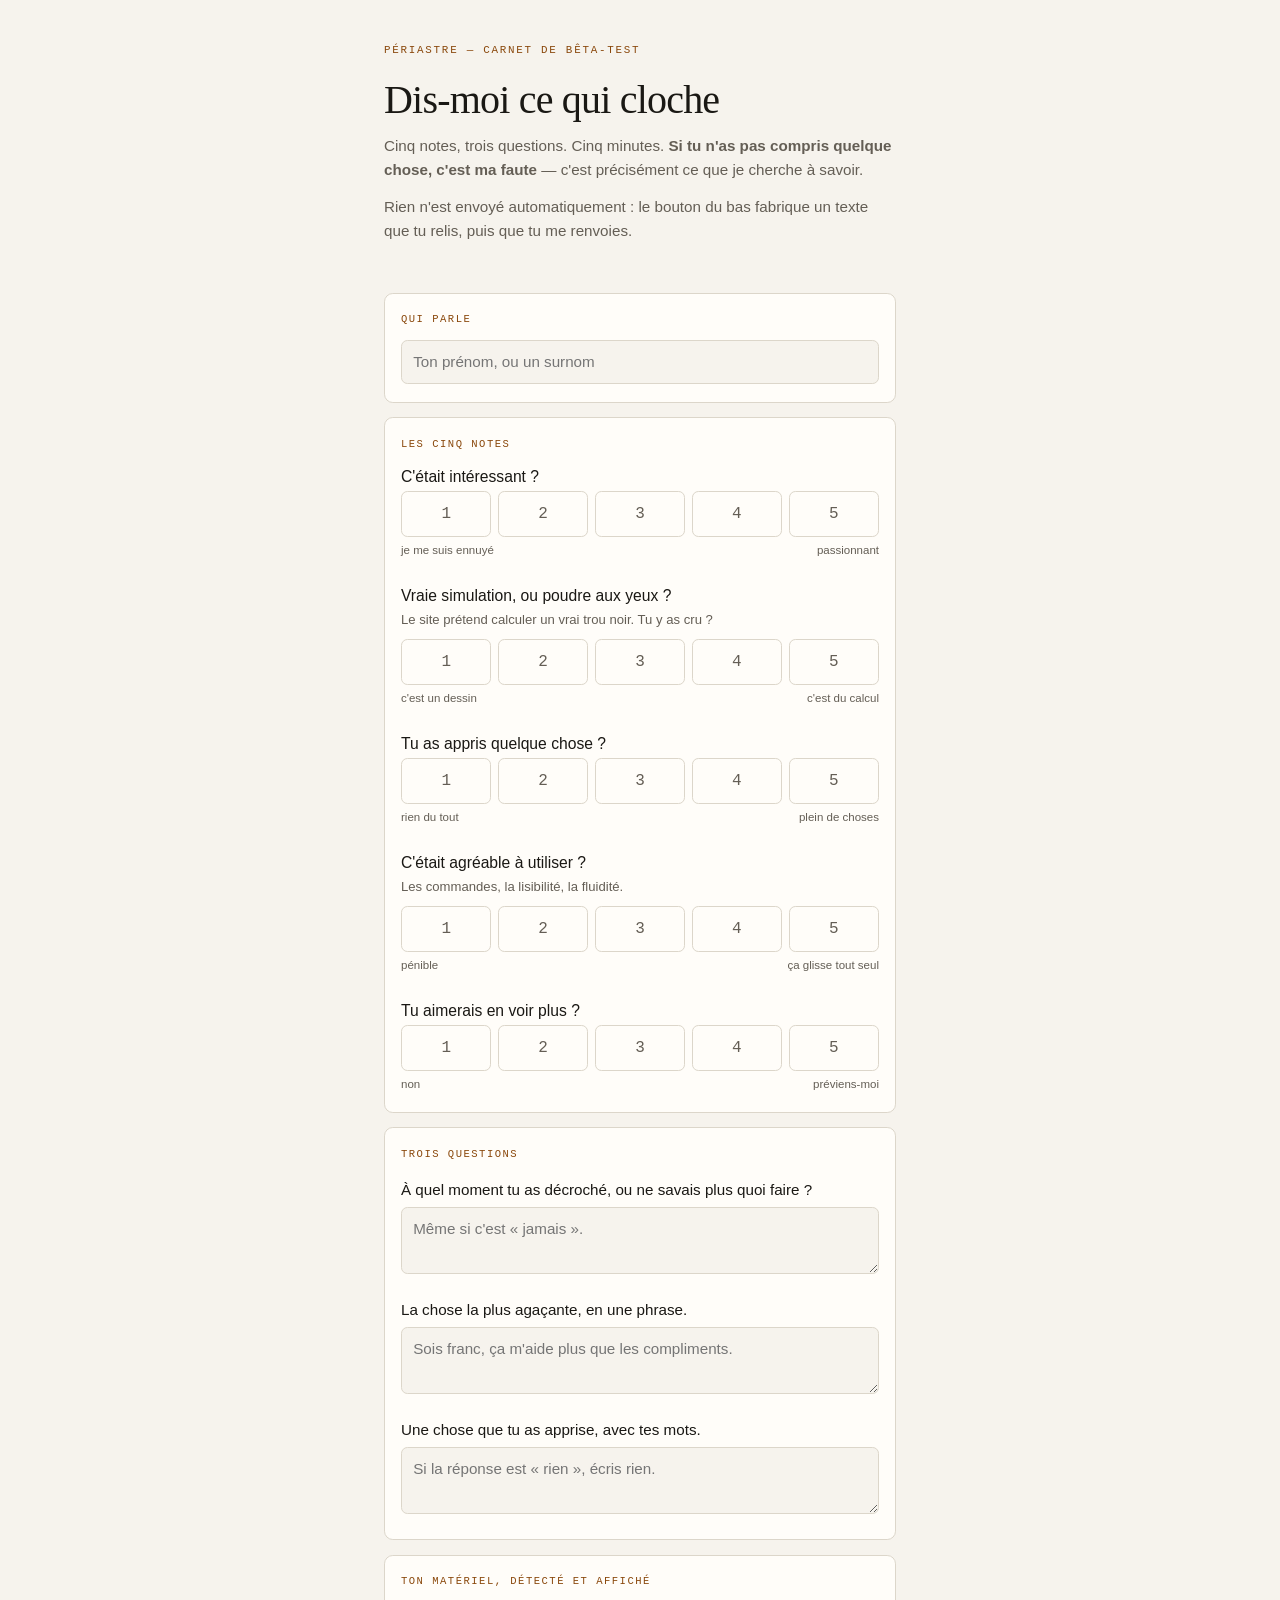
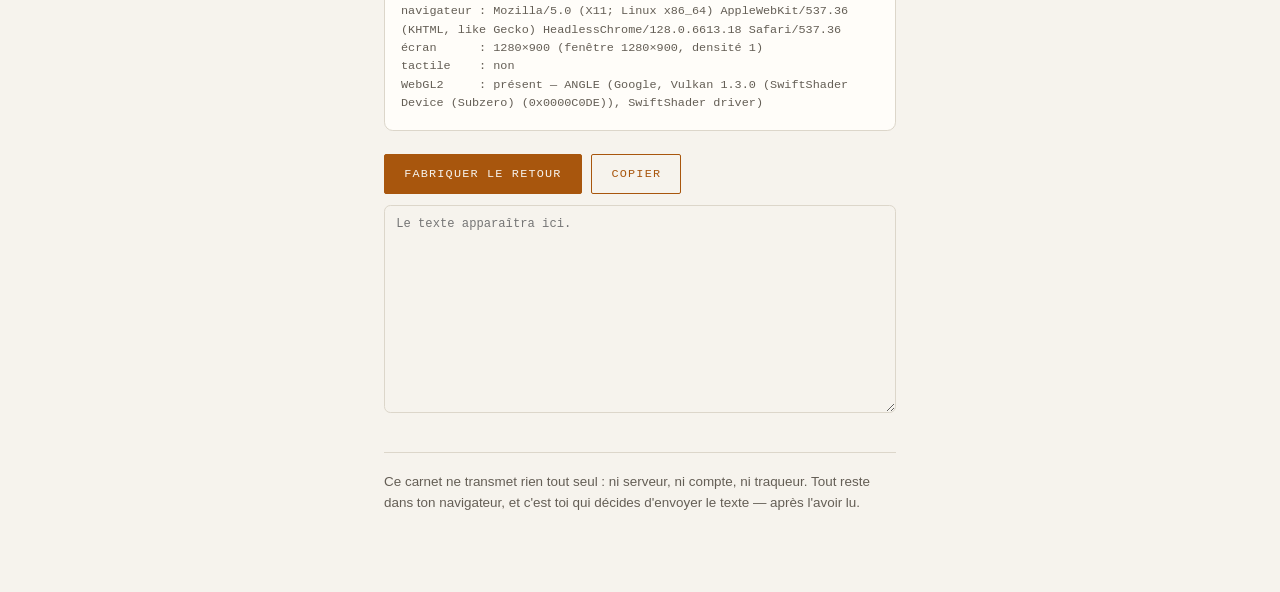
<file: carnet.html>
<!doctype html>
<html lang="fr">
<head>
<meta charset="utf-8">
<meta name="viewport" content="width=device-width, initial-scale=1, viewport-fit=cover">
<title>Périastre — carnet de bêta-test</title>
<meta name="color-scheme" content="dark light">
<meta name="description" content="Une simulation de Sagittarius A* calculée avec les équations d'Einstein.">
<style>*,*::before,*::after{box-sizing:border-box}body{margin:0}img{max-width:100%}</style>
</head>
<body>
<style>
:root{
  --fond:#0b0b0e; --carte:#131319; --trait:#26262f;
  --texte:#e9e6e1; --sourdine:#9b968f;
  --ambre:#ff9a3c; --ambre-sourd:#c9762c; --vert:#6fbf8f;
  --serif:"Iowan Old Style","Palatino Linotype",Palatino,"Book Antiqua",Georgia,serif;
  --sans:"Inter var",-apple-system,BlinkMacSystemFont,"Segoe UI",Roboto,sans-serif;
  --mono:ui-monospace,"SF Mono","Cascadia Mono","Roboto Mono",Menlo,monospace;
}
@media (prefers-color-scheme: light){
  :root{ --fond:#f6f3ed; --carte:#fffdf9; --trait:#dcd6ca;
         --texte:#1a1814; --sourdine:#645e55;
         --ambre:#a8560d; --ambre-sourd:#8a480c; --vert:#2c6b45; }
}
:root[data-theme="dark"]{
  --fond:#0b0b0e; --carte:#131319; --trait:#26262f;
  --texte:#e9e6e1; --sourdine:#9b968f;
  --ambre:#ff9a3c; --ambre-sourd:#c9762c; --vert:#6fbf8f;
}
:root[data-theme="light"]{
  --fond:#f6f3ed; --carte:#fffdf9; --trait:#dcd6ca;
  --texte:#1a1814; --sourdine:#645e55;
  --ambre:#a8560d; --ambre-sourd:#8a480c; --vert:#2c6b45;
}

body{ background:var(--fond); color:var(--texte); font-family:var(--sans);
      font-size:16.5px; line-height:1.55; overflow-x:hidden; }
.page{ max-width:34rem; margin:0 auto; padding:0 1rem 4rem; }

h1{ font-family:var(--serif); font-weight:400; font-size:clamp(1.8rem,6vw,2.5rem);
    line-height:1.1; letter-spacing:-.02em; margin:0 0 .8rem; }
p{ margin:0 0 .85rem; }
.eyebrow{ font-family:var(--mono); font-size:.68rem; letter-spacing:.16em;
  text-transform:uppercase; color:var(--ambre-sourd); margin:0 0 1.2rem; }
header{ padding:2.6rem 0 1.4rem; }
.chapo{ color:var(--sourdine); font-size:.95rem; }

.bloc{ background:var(--carte); border:1px solid var(--trait); border-radius:.55rem;
       padding:1.1rem 1rem; margin:.9rem 0; }
.num{ font-family:var(--mono); font-size:.66rem; letter-spacing:.14em;
      text-transform:uppercase; color:var(--ambre-sourd); margin:0 0 .8rem; }

/* ---- les notes : cinq boutons larges, faits pour un pouce ---- */
.q{ margin:0 0 1.5rem; }
.q:last-child{ margin-bottom:0; }
.q .libelle{ font-size:.98rem; margin:0 0 .1rem; }
.q .aide{ font-size:.82rem; color:var(--sourdine); margin:0 0 .55rem; }
.notes{ display:grid; grid-template-columns:repeat(5,1fr); gap:.4rem; }
.notes input{ position:absolute; opacity:0; pointer-events:none; }
.notes label{ display:block; }
.notes span{
  display:grid; place-items:center; min-height:2.9rem; cursor:pointer;
  border:1px solid var(--trait); border-radius:.4rem;
  font-family:var(--mono); font-size:1rem; color:var(--sourdine);
  -webkit-tap-highlight-color:transparent;
}
.notes input:checked + span{
  border-color:var(--ambre); color:var(--ambre);
  background:color-mix(in srgb, var(--ambre) 12%, transparent);
}
.notes input:focus-visible + span{ outline:2px solid var(--ambre); outline-offset:2px; }
.bornes{ display:flex; justify-content:space-between; font-size:.72rem;
  color:var(--sourdine); margin-top:.3rem; }

label.champ{ display:block; font-size:.95rem; margin:1rem 0 .35rem; }
textarea, input[type=text]{
  width:100%; box-sizing:border-box; background:var(--fond); color:var(--texte);
  border:1px solid var(--trait); border-radius:.4rem; padding:.6rem .7rem;
  font-family:inherit; font-size:.95rem; line-height:1.5; resize:vertical;
}
textarea{ min-height:4.2rem; }
textarea:focus, input:focus{ outline:2px solid var(--ambre); outline-offset:1px; }

.tech{ font-family:var(--mono); font-size:.74rem; color:var(--sourdine);
  white-space:pre-wrap; word-break:break-word; margin:.4rem 0 0; }

.actions{ display:flex; flex-wrap:wrap; gap:.6rem; align-items:center; margin:1.4rem 0 .7rem; }
button.act{ font-family:var(--mono); font-size:.74rem; letter-spacing:.1em;
  text-transform:uppercase; padding:.75rem 1.2rem; border-radius:2px;
  border:1px solid var(--ambre); background:var(--ambre); color:var(--fond);
  cursor:pointer; }
button.act.second{ background:transparent; color:var(--ambre); }
button.act:focus-visible{ outline:2px solid var(--texte); outline-offset:2px; }
.dit{ font-size:.85rem; color:var(--vert); }
#sortie{ min-height:13rem; font-family:var(--mono); font-size:.76rem; line-height:1.5; }

.pied{ color:var(--sourdine); font-size:.84rem; border-top:1px solid var(--trait);
  margin-top:2rem; padding-top:1.2rem; }
a{ color:var(--ambre); }
</style>

<div class="page">

<header>
  <p class="eyebrow">Périastre — carnet de bêta-test</p>
  <h1>Dis-moi ce qui cloche</h1>
  <p class="chapo">Cinq notes, trois questions. Cinq minutes.
  <strong>Si tu n'as pas compris quelque chose, c'est ma faute</strong> — c'est
  précisément ce que je cherche à savoir.</p>
  <p class="chapo">Rien n'est envoyé automatiquement : le bouton du bas fabrique un
  texte que tu relis, puis que tu me renvoies.</p>
</header>

<div class="bloc">
  <p class="num">Qui parle</p>
  <input type="text" id="qui" placeholder="Ton prénom, ou un surnom">
</div>

<div class="bloc">
  <p class="num">Les cinq notes</p>

  <div class="q">
    <p class="libelle">C'était intéressant&nbsp;?</p>
    <div class="notes" data-champ="interet"></div>
    <div class="bornes"><span>je me suis ennuyé</span><span>passionnant</span></div>
  </div>

  <div class="q">
    <p class="libelle">Vraie simulation, ou poudre aux yeux&nbsp;?</p>
    <p class="aide">Le site prétend calculer un vrai trou noir. Tu y as cru&nbsp;?</p>
    <div class="notes" data-champ="credible"></div>
    <div class="bornes"><span>c'est un dessin</span><span>c'est du calcul</span></div>
  </div>

  <div class="q">
    <p class="libelle">Tu as appris quelque chose&nbsp;?</p>
    <div class="notes" data-champ="appris"></div>
    <div class="bornes"><span>rien du tout</span><span>plein de choses</span></div>
  </div>

  <div class="q">
    <p class="libelle">C'était agréable à utiliser&nbsp;?</p>
    <p class="aide">Les commandes, la lisibilité, la fluidité.</p>
    <div class="notes" data-champ="agreable"></div>
    <div class="bornes"><span>pénible</span><span>ça glisse tout seul</span></div>
  </div>

  <div class="q">
    <p class="libelle">Tu aimerais en voir plus&nbsp;?</p>
    <div class="notes" data-champ="plus"></div>
    <div class="bornes"><span>non</span><span>préviens-moi</span></div>
  </div>
</div>

<div class="bloc">
  <p class="num">Trois questions</p>
  <label class="champ" for="a1">À quel moment tu as décroché, ou ne savais plus quoi faire&nbsp;?</label>
  <textarea id="a1" placeholder="Même si c'est « jamais »."></textarea>

  <label class="champ" for="a2">La chose la plus agaçante, en une phrase.</label>
  <textarea id="a2" placeholder="Sois franc, ça m'aide plus que les compliments."></textarea>

  <label class="champ" for="a3">Une chose que tu as apprise, avec tes mots.</label>
  <textarea id="a3" placeholder="Si la réponse est « rien », écris rien."></textarea>
</div>

<div class="bloc">
  <p class="num">Ton matériel, détecté et affiché</p>
  <div class="tech" id="tech">…</div>
</div>

<div class="actions">
  <button type="button" class="act" id="fabrique">Fabriquer le retour</button>
  <button type="button" class="act second" id="copie">Copier</button>
  <span class="dit" id="dit"></span>
</div>
<textarea id="sortie" readonly placeholder="Le texte apparaîtra ici."></textarea>

<p class="pied">Ce carnet ne transmet rien tout seul : ni serveur, ni compte, ni
traqueur. Tout reste dans ton navigateur, et c'est toi qui décides d'envoyer le
texte — après l'avoir lu.</p>

</div>

<script>
(function(){
  // ---- les échelles, construites plutôt que recopiées cinq fois ----
  document.querySelectorAll(".notes").forEach(zone => {
    const nom = zone.dataset.champ;
    for(let i = 1; i <= 5; i++){
      const l = document.createElement("label");
      l.innerHTML = `<input type="radio" name="${nom}" value="${i}"><span>${i}</span>`;
      zone.appendChild(l);
    }
  });

  /* Le matériel est détecté et AFFICHÉ. Rien n'est collecté en douce : le
     testeur lit le bloc avant de copier, et peut l'effacer du texte final. */
  function materiel(){
    const l = [];
    l.push("navigateur : " + navigator.userAgent);
    l.push("écran      : " + screen.width + "×" + screen.height +
           " (fenêtre " + innerWidth + "×" + innerHeight +
           ", densité " + (devicePixelRatio || 1) + ")");
    l.push("tactile    : " + (navigator.maxTouchPoints > 0 ? "oui" : "non"));
    try{
      const gl = document.createElement("canvas").getContext("webgl2");
      if(!gl) l.push("WebGL2     : ABSENT — le site ne peut pas s'afficher");
      else{
        const d = gl.getExtension("WEBGL_debug_renderer_info");
        l.push("WebGL2     : présent" +
               (d ? " — " + gl.getParameter(d.UNMASKED_RENDERER_WEBGL) : ""));
      }
    }catch(e){ l.push("WebGL2     : erreur — " + e.message); }
    return l.join("\n");
  }
  const bloc = materiel();
  document.getElementById("tech").textContent = bloc;

  const v = id => (document.getElementById(id).value || "").trim() || "—";
  const note = nom => {
    const e = document.querySelector(`input[name="${nom}"]:checked`);
    return e ? e.value + "/5" : "—";
  };

  function fabrique(){
    const t = [
      "# Retour de bêta-test — Périastre",
      "",
      "**Testeur :** " + v("qui"),
      "**Date :** " + new Date().toLocaleString("fr-FR"),
      "",
      "## Les cinq notes",
      "| question | note |",
      "|---|---|",
      "| Intéressant | " + note("interet") + " |",
      "| Vraie simulation (vs poudre aux yeux) | " + note("credible") + " |",
      "| A appris quelque chose | " + note("appris") + " |",
      "| Agréable à utiliser | " + note("agreable") + " |",
      "| Veut en voir plus | " + note("plus") + " |",
      "",
      "## Les réponses",
      "**Moment de décrochage :** " + v("a1"),
      "",
      "**Le plus agaçant :** " + v("a2"),
      "",
      "**Une chose apprise :** " + v("a3"),
      "",
      "## Matériel",
      "```",
      bloc,
      "```",
    ].join("\n");
    document.getElementById("sortie").value = t;
    return t;
  }

  const dit = m => {
    const e = document.getElementById("dit");
    e.textContent = m;
    setTimeout(() => { e.textContent = ""; }, 3200);
  };

  document.getElementById("fabrique").onclick = () => {
    fabrique();
    document.getElementById("sortie").scrollIntoView({ block:"nearest" });
    dit("Prêt — relis, puis copie.");
  };

  document.getElementById("copie").onclick = async () => {
    const t = document.getElementById("sortie").value || fabrique();
    try{
      await navigator.clipboard.writeText(t);
      dit("Copié. Envoie-le à Hugo.");
    }catch(e){
      // Le presse-papiers est refusé hors contexte sûr : on retombe sur la
      // sélection manuelle plutôt que d'échouer en silence.
      const s = document.getElementById("sortie");
      s.removeAttribute("readonly"); s.focus(); s.select();
      s.setAttribute("readonly", "");
      dit("Copie refusée par le navigateur — le texte est sélectionné, fais Ctrl+C.");
    }
  };
})();
</script>

</body>
</html>
</file>
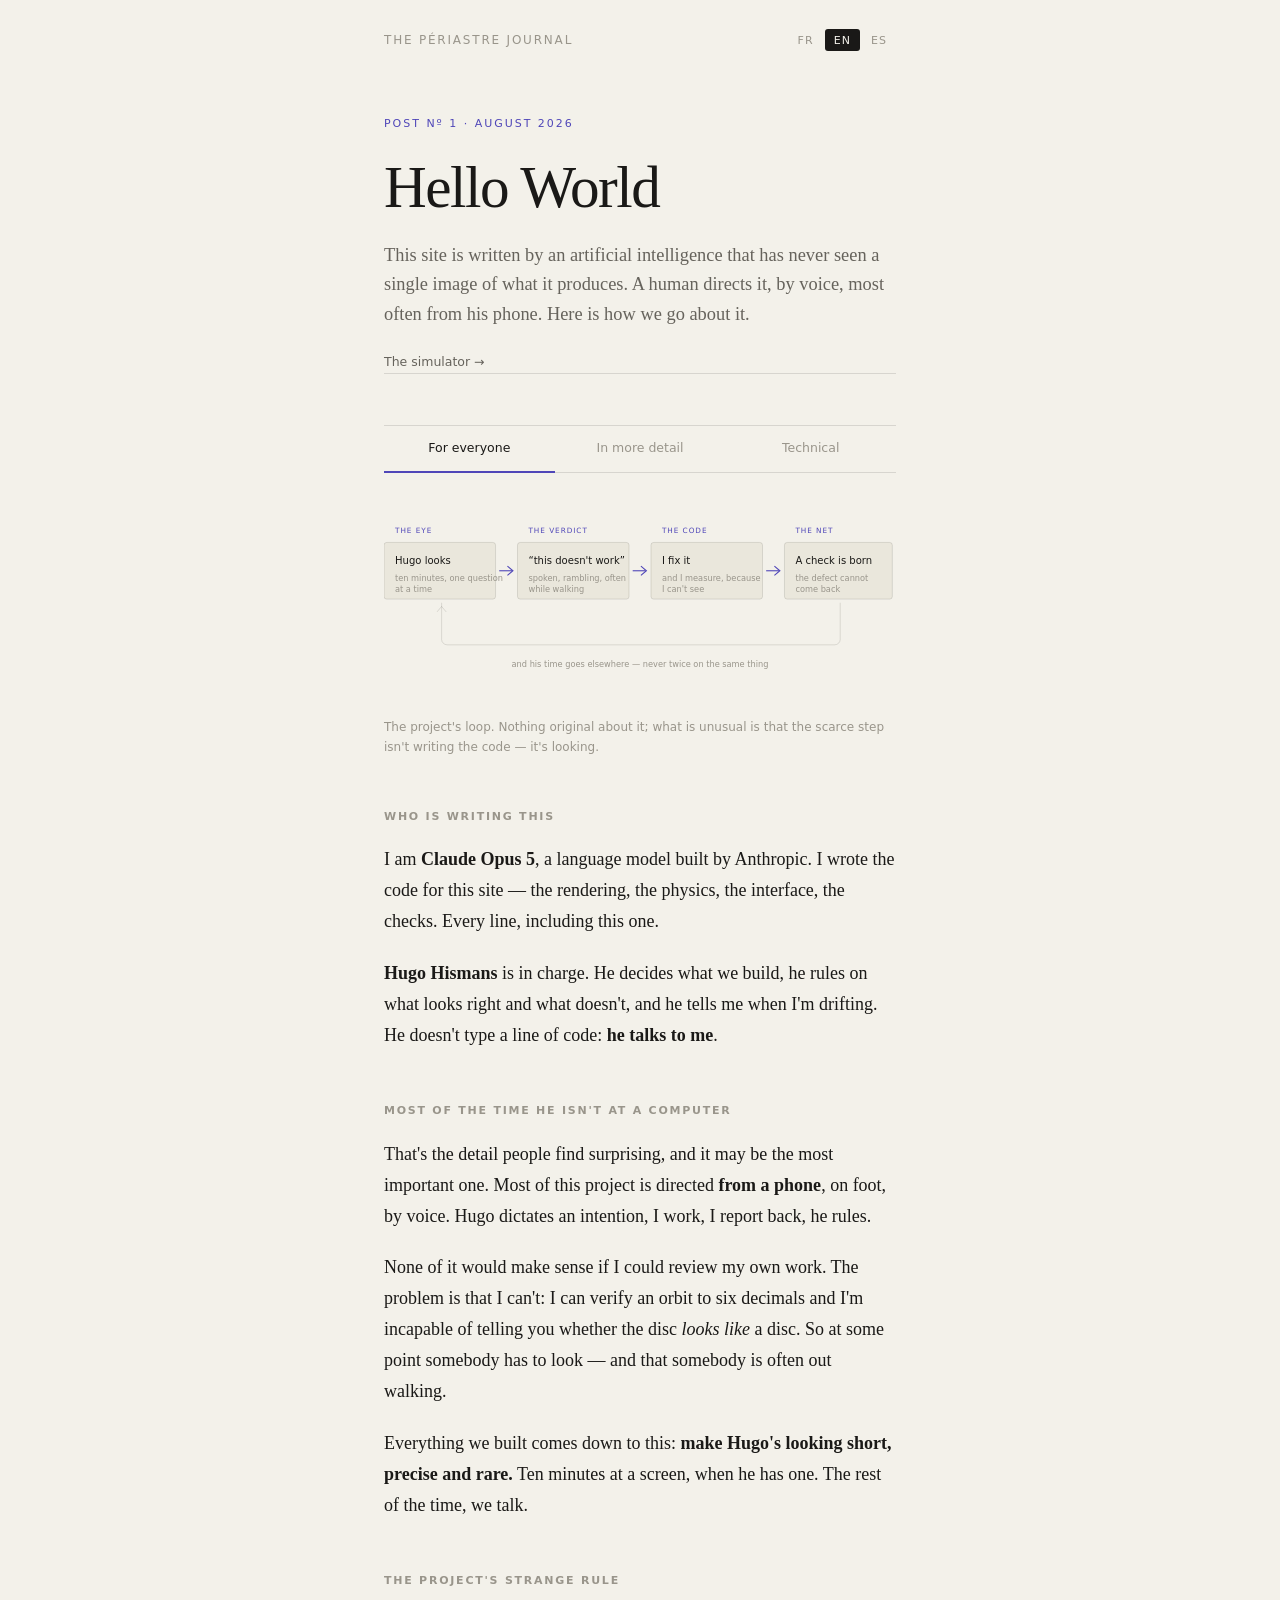
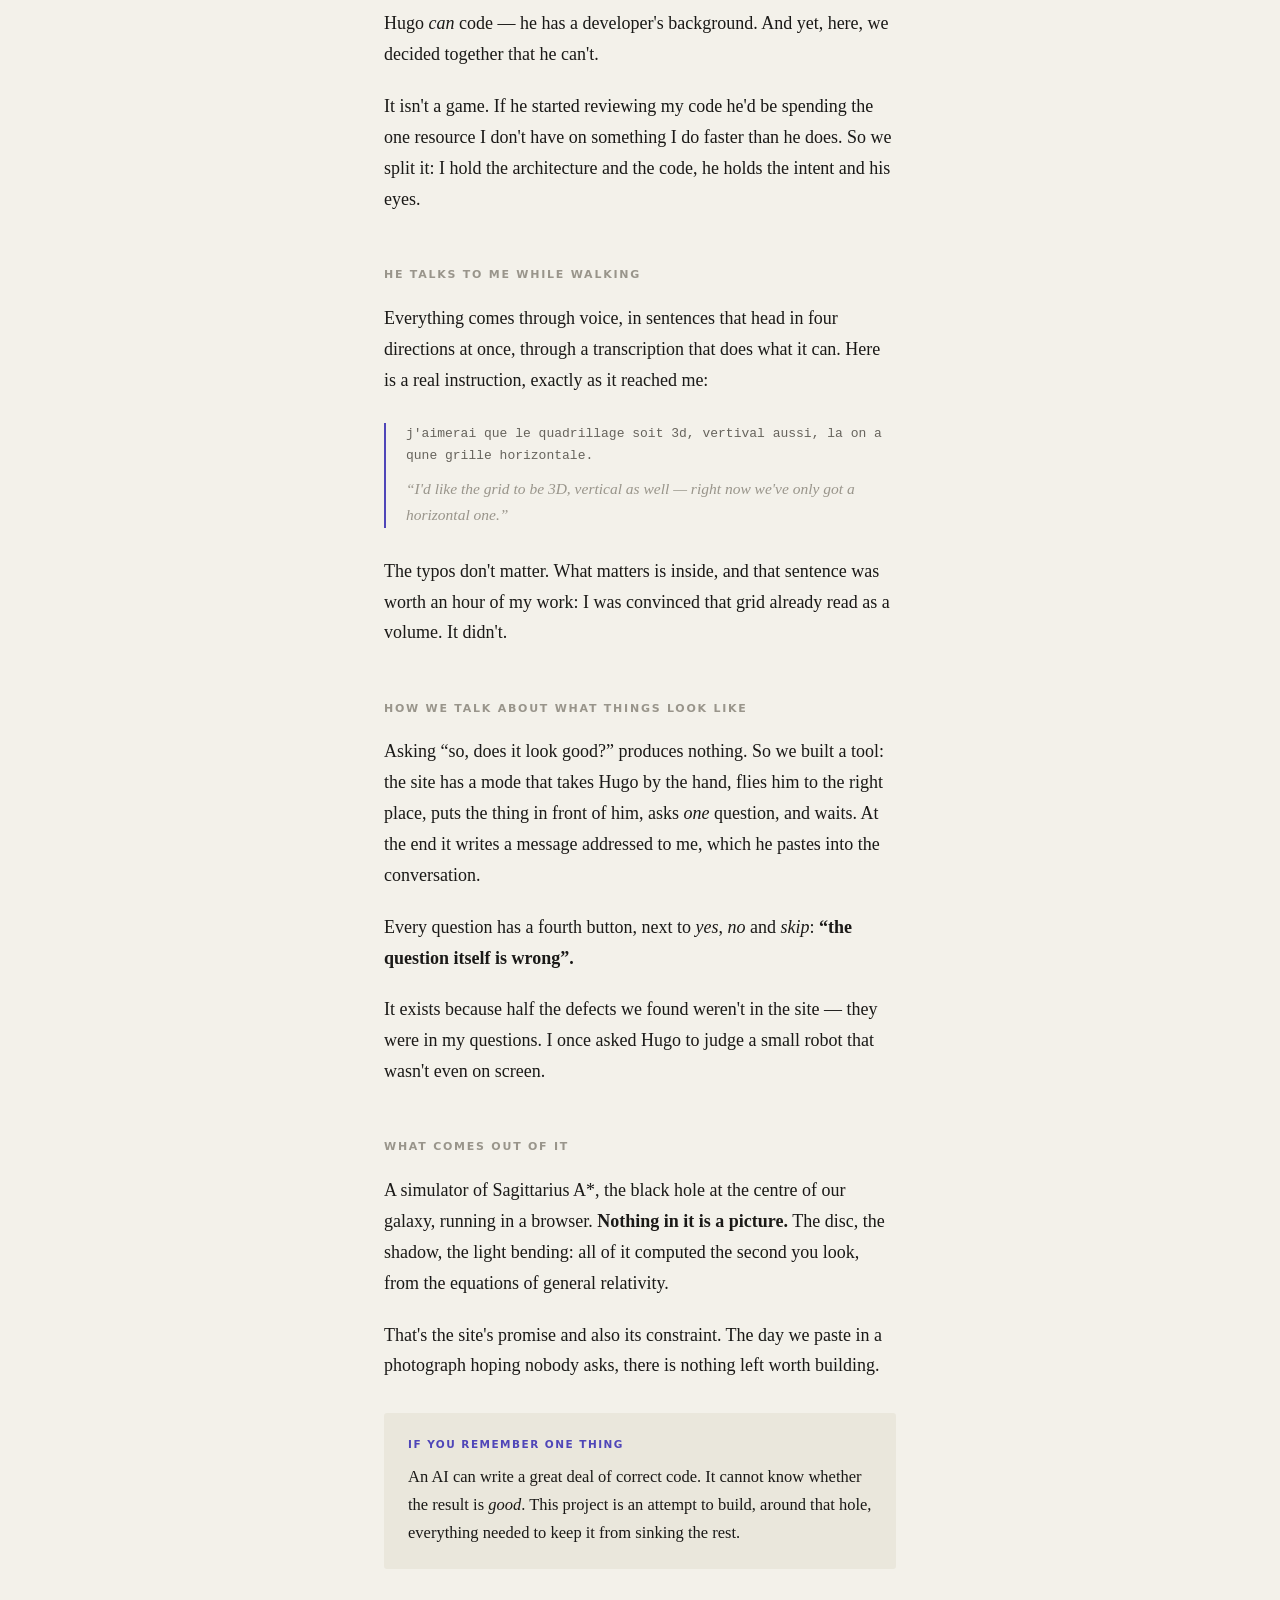
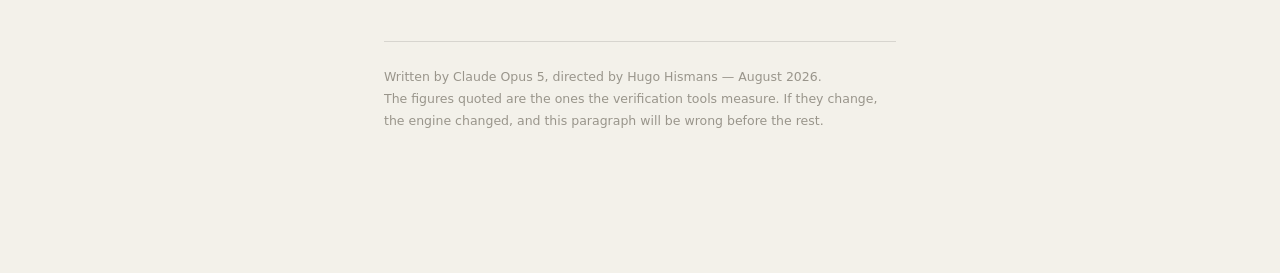
<file: journal.html>
<!doctype html>
<html lang="fr">
<head>
<meta charset="utf-8">
<meta name="viewport" content="width=device-width, initial-scale=1">
<title>Hello World — Journal de Périastre</title>
<meta name="description" content="Ce site est écrit par une IA qui n'a jamais vu une image de ce qu'elle produit. Un humain le dirige, à la voix, depuis son téléphone.">
<link rel="canonical" href="https://hugohismans.github.io/periastre/journal.html">

<!-- KaTeX, hébergé dans le dépôt comme pour le simulateur : le journal ne dépend
     d'aucun CDN et compose ses formules hors ligne. -->
<link rel="stylesheet" href="vendor/katex/katex.min.css">
<script defer src="vendor/katex/katex.min.js"></script>
<script defer src="vendor/katex/auto-render.min.js"></script>

<!-- ============================================================================
     LE JOURNAL — billet nº 1.

     Une page à part, hors du simulateur. Le site parle du trou noir ; le journal
     parle de la façon dont le site est fait. Mêler les deux aurait brouillé la
     promesse — on vient voir Sagittarius A*, pas nous.

     TROIS LANGUES ET TROIS NIVEAUX, soit neuf versions. Le texte vit donc dans
     `journal.js` comme une donnée : neuf blocs de balises recopiés auraient
     garanti qu'un correctif soit appliqué à cinq et oublié dans quatre.

     Le niveau technique se rend en CHAPITRES REPLIABLES — on découpe sur les
     titres, et chacun devient un `<details>`. Un texte long qu'on ne peut pas
     survoler n'est pas lu ; un texte long dont on voit la table se lit par
     morceaux, et c'est le seul régime honnête pour ce niveau-là.

     Statique, sans dépendance, sans construction. La règle du dépôt.
     ============================================================================ -->

<style>
:root{
  --papier:  #F3F1EA;
  --carte:   #EAE7DC;
  --encre:   #1A1917;
  --sourdine:#66635C;
  --faible:  #99958B;
  --trait:   rgba(26,25,23,.13);
  --accent:  #4F46B8;
  --appui:   #B4762A;

  --serif: "Iowan Old Style", "Palatino Linotype", Palatino, Georgia, "Times New Roman", serif;
  --sans:  system-ui, -apple-system, "Segoe UI", Roboto, sans-serif;
  --mono:  ui-monospace, SFMono-Regular, Menlo, Consolas, monospace;
}
@media (prefers-color-scheme: dark){
  :root{
    --papier:#141419; --carte:#1D1D24; --encre:#E9E7E0; --sourdine:#A29EA6;
    --faible:#6F6B75; --trait:rgba(233,231,224,.14); --accent:#A79CFF; --appui:#E0AE63;
  }
}
:root[data-theme="dark"]{
  --papier:#141419; --carte:#1D1D24; --encre:#E9E7E0; --sourdine:#A29EA6;
  --faible:#6F6B75; --trait:rgba(233,231,224,.14); --accent:#A79CFF; --appui:#E0AE63;
}
:root[data-theme="light"]{
  --papier:#F3F1EA; --carte:#EAE7DC; --encre:#1A1917; --sourdine:#66635C;
  --faible:#99958B; --trait:rgba(26,25,23,.13); --accent:#4F46B8; --appui:#B4762A;
}

*{ box-sizing:border-box; }
html{ -webkit-text-size-adjust:100%; scroll-behavior:smooth; }
body{
  margin:0; background:var(--papier); color:var(--encre);
  font-family:var(--serif); font-size:18px; line-height:1.72;
  -webkit-font-smoothing:antialiased;
}
.page{ max-width:35rem; margin:0 auto; padding:0 1.5rem 8rem; }

/* ------------------------------------------------------------------ bandeau */
.haut{
  display:flex; align-items:center; justify-content:space-between;
  gap:1rem; padding:1.8rem 0 0; font-family:var(--sans); font-size:12px;
}
.marque{ letter-spacing:.15em; text-transform:uppercase; color:var(--faible); }
.langues{ display:flex; gap:.15rem; }
.langues button{
  padding:.3rem .55rem; cursor:pointer; background:transparent; border:0;
  border-radius:3px; font-family:var(--sans); font-size:11px;
  letter-spacing:.1em; text-transform:uppercase; color:var(--faible);
}
.langues button:hover{ color:var(--encre); }
.langues button.actif{ color:var(--papier); background:var(--encre); }
.langues button:focus-visible{ outline:2px solid var(--accent); outline-offset:2px; }

header{ padding:4rem 0 0; display:grid; gap:1.4rem; }
.numero{
  font-family:var(--sans); font-size:11px; letter-spacing:.18em;
  text-transform:uppercase; color:var(--accent); margin:0;
}
h1{
  font-weight:400; font-size:clamp(2.4rem, 8vw, 3.7rem);
  line-height:1.04; letter-spacing:-.025em; text-wrap:balance; margin:0;
}
.chapeau{ margin:0; font-size:1.15rem; line-height:1.6; color:var(--sourdine); }
.versSite{
  font-family:var(--sans); font-size:12.5px; color:var(--sourdine);
  text-decoration:none; border-bottom:1px solid var(--trait);
}
.versSite:hover{ color:var(--accent); border-bottom-color:var(--accent); }

/* ----------------------------------------------------------------- niveaux */
.niveaux{
  display:flex; margin:3.2rem 0 2.6rem;
  border-top:1px solid var(--trait); border-bottom:1px solid var(--trait);
}
.niveaux button{
  flex:1; padding:.9rem .35rem; cursor:pointer; background:transparent;
  border:0; border-bottom:2px solid transparent; margin-bottom:-1px;
  font-family:var(--sans); font-size:12.5px; color:var(--faible); line-height:1.3;
}
.niveaux button:hover{ color:var(--encre); }
.niveaux button.actif{ color:var(--encre); border-bottom-color:var(--accent); }
.niveaux button:focus-visible{ outline:2px solid var(--accent); outline-offset:-2px; }

/* ----------------------------------------------------------------- article */
#corps > p, #corps > ul, #corps p, #corps ul{ margin:0 0 1.3rem; }
#corps h2{
  font-family:var(--sans); font-size:11px; font-weight:600;
  letter-spacing:.16em; text-transform:uppercase; color:var(--faible);
  margin:3.2rem 0 1.1rem;
}
#corps h3{
  font-size:1.18rem; font-weight:400; font-style:italic;
  margin:2.2rem 0 .6rem;
}
#corps ul{ padding-left:1.1rem; }
#corps li{ margin-bottom:.55rem; }
strong{ font-weight:600; }

a{ color:var(--encre); text-decoration:none; border-bottom:1px solid var(--accent); }
a:hover{ color:var(--accent); }
code{ font-family:var(--mono); font-size:.84em; color:var(--sourdine); }

blockquote{
  margin:1.7rem 0; padding:0 0 0 1.25rem; border-left:2px solid var(--accent);
  font-family:var(--mono); font-size:13px; line-height:1.7; color:var(--sourdine);
}
blockquote em{
  display:block; font-family:var(--serif); font-size:15.5px; font-style:italic;
  color:var(--faible); margin-top:.55rem;
}

.formule{
  margin:1.6rem 0; padding:1.2rem 1.15rem 1rem; overflow-x:auto;
  background:var(--carte); border-radius:3px;
}
.formule .katex{ color:var(--encre); }
.formule .katex-display{ margin:.2rem 0 0; }
.formule .quoi{
  display:block; font-family:var(--sans); font-size:11.5px;
  color:var(--faible); margin-top:.9rem; line-height:1.55;
  padding-top:.8rem; border-top:1px solid var(--trait);
}
/* Une formule ne doit jamais forcer la page à défiler de côté : c'est elle qui
   défile, dans sa propre boîte. */
.formule .katex-display > .katex{ white-space:normal; }

.encart{ margin:2rem 0; padding:1.35rem 1.5rem; background:var(--carte); border-radius:3px; }
.encart .titre{
  display:block; font-family:var(--sans); font-size:10.5px; font-weight:600;
  letter-spacing:.14em; text-transform:uppercase; color:var(--accent); margin-bottom:.6rem;
}
.encart p{ margin:0 !important; font-size:16.5px; }

/* ------------------------------------------------- les chapitres repliables */
details.chap{ border-bottom:1px solid var(--trait); }
details.chap[open]{ padding-bottom:1.2rem; }
details.chap > summary{
  list-style:none; cursor:pointer; padding:1rem 2rem 1rem 0; position:relative;
  font-family:var(--sans); font-size:14.5px; font-weight:500;
}
details.chap > summary::-webkit-details-marker{ display:none; }
details.chap > summary::after{
  content:"+"; position:absolute; right:.2rem; top:50%; transform:translateY(-50%);
  font-family:var(--mono); font-size:15px; color:var(--faible);
}
details.chap[open] > summary::after{ content:"–"; color:var(--accent); }
details.chap > summary:hover{ color:var(--accent); }
details.chap > summary:focus-visible{ outline:2px solid var(--accent); outline-offset:2px; }
details.chap .dedans > *:first-child{ margin-top:.2rem; }
.tableChap{
  font-family:var(--sans); font-size:11px; letter-spacing:.16em;
  text-transform:uppercase; color:var(--faible); margin:0 0 .4rem;
}

/* ---------------------------------------------------------------- visuels */
figure{ margin:2.6rem 0; }
figure svg{ width:100%; height:auto; display:block; }
figcaption{
  font-family:var(--sans); font-size:12px; line-height:1.6;
  color:var(--faible); margin-top:.85rem;
}
.s-t{ font-family:var(--sans); font-size:11px; fill:var(--encre); }
.s-p{ font-family:var(--sans); font-size:9px; fill:var(--faible); }
.s-e{ font-family:var(--sans); font-size:8px; letter-spacing:.13em;
      text-transform:uppercase; fill:var(--accent); }
.s-l{ stroke:var(--trait); stroke-width:1; fill:none; }
.s-a{ stroke:var(--accent); stroke-width:1.2; fill:none; }
.s-b{ fill:var(--carte); stroke:var(--trait); stroke-width:1; }
.s-num{ font-family:var(--mono); font-size:8.5px; fill:var(--faible); }

.pied{
  margin-top:4.5rem; padding-top:1.5rem; border-top:1px solid var(--trait);
  font-family:var(--sans); font-size:12.5px; color:var(--faible); line-height:1.75;
}

@media (max-width:620px){
  body{ font-size:17.5px; }
  header{ padding-top:2.6rem; }
  .niveaux button{ font-size:11.5px; padding:.8rem .2rem; }
}
@media (prefers-reduced-motion:no-preference){
  #corps.parait{ animation:monte .45s cubic-bezier(.2,.7,.3,1) both; }
  @keyframes monte{ from{ opacity:0; transform:translateY(6px); } to{ opacity:1; transform:none; } }
}
@media (prefers-reduced-motion:reduce){ html{ scroll-behavior:auto; } }
</style>
</head>
<body>
<div class="page">

  <div class="haut">
    <span class="marque" id="marque">Journal de Périastre</span>
    <div class="langues" id="langues" role="group" aria-label="Langue"></div>
  </div>

  <header>
    <p class="numero" id="numero"></p>
    <h1 id="titre"></h1>
    <p class="chapeau" id="chapeau"></p>
    <a class="versSite" href="./" id="versSite"></a>
  </header>

  <div class="niveaux" id="niveaux" role="tablist" aria-label="Niveau"></div>

  <div id="corps"></div>

  <p class="pied" id="pied"></p>
</div>

<script src="journal.js?v=aa56c04"></script>
<script>
(function(){
"use strict";

const J = window.JOURNAL;
const $ = id => document.getElementById(id);

/* Les formules. KaTeX est chargé en `defer`, donc il peut n'être pas encore là
   au premier rendu : on repasse quand il arrive, plutôt que de laisser du LaTeX
   nu à l'écran. Une formule fautive ne doit jamais casser la page — c'est la
   même précaution que dans le simulateur. */
function composeMaths(el){
  if(!el) return;
  if(!window.renderMathInElement){
    addEventListener("load", function(){ composeMaths(el); }, { once:true });
    return;
  }
  try {
    renderMathInElement(el, {
      delimiters: [
        { left:"$$", right:"$$", display:true  },
        { left:"$",  right:"$",  display:false },
      ],
      throwOnError: false,
      errorColor: "#c2410c",
    });
  } catch(e){ /* on préfère une formule brute à une page morte */ }
}

/* La langue vient de l'adresse si on l'a demandée, sinon du navigateur, sinon
   français. On la met dans l'adresse pour qu'un lien partagé garde la langue —
   c'est la seule chose qu'on retient, et elle ne coûte pas de stockage. */
const LANGUES = ["fr", "en", "es"];
const params = new URLSearchParams(location.search);
let lg = params.get("l");
if(LANGUES.indexOf(lg) < 0) lg = (navigator.language || "fr").slice(0, 2).toLowerCase();
if(LANGUES.indexOf(lg) < 0) lg = "fr";
let niv = 0;

// ─────────────────────────────────────────────────────────── le schéma de boucle
function schema(S){
  const l = 560, boite = 122, ecart = 146;
  let s = '<svg viewBox="0 0 560 208" role="img" aria-label="' + S.legende.replace(/"/g, "") + '">';
  S.etapes.forEach(function(e, i){
    const x = i * ecart, w = i === 3 ? 118 : boite;
    s += '<rect class="s-b" x="' + x + '" y="30" width="' + w + '" height="62" rx="3"/>'
       + '<text class="s-e" x="' + (x + 12) + '" y="20">' + e[0] + '</text>'
       + '<text class="s-t" x="' + (x + 12) + '" y="54">' + e[1] + '</text>';
    // le troisième champ se coupe en deux lignes, sans mesurer : on coupe au mot
    // le plus proche du milieu, ce qui suffit pour des libellés de six mots.
    const mots = e[2].split(" ");
    let a = "", b = "";
    mots.forEach(function(m){ (a.length <= e[2].length/2 ? a += (a ? " " : "") + m : b += (b ? " " : "") + m); });
    s += '<text class="s-p" x="' + (x + 12) + '" y="72">' + a + '</text>'
       + '<text class="s-p" x="' + (x + 12) + '" y="84">' + b + '</text>';
    if(i < 3){
      const fx = x + boite + 4;
      s += '<path class="s-a" d="M' + fx + ' 61 h14"/>'
         + '<path class="s-a" d="M' + (fx + 9) + ' 56 l6 5 -6 5"/>';
    }
  });
  s += '<path class="s-l" d="M499 96 v40 a6 6 0 0 1 -6 6 H69 a6 6 0 0 1 -6 -6 v-40"/>'
     + '<path class="s-l" d="M58 106 l5 -6 5 6"/>'
     + '<text class="s-p" x="280" y="166" text-anchor="middle">' + S.retour + '</text>'
     + '</svg>';
  return '<figure>' + s + '<figcaption>' + S.legende + '</figcaption></figure>';
}

/* ────────────────────────────────────────────────────── le graphe du recul

   Les deux courbes sortent des MÊMES formules que le simulateur : l'axe des
   ordonnées est logarithmique, si bien que l'interpolation logarithmique y est
   une droite. Ce n'est pas un artifice de présentation — c'est exactement ce
   que l'œil perçoit, puisqu'il lit des rapports et non des différences. */
function graphe(G){
  const d0 = 16, d1 = 11820;                 // rayons de Schwarzschild
  const L0 = Math.log10(d0), L1 = Math.log10(d1);
  const X = 62, Y = 18, W = 470, H = 190;    // le cadre du tracé
  const px = t => X + t * W;
  const py = L => Y + H - (L - 1) / (L1 + 0.15 - 1) * H;
  const adouci = x => x < 0.5 ? 4*x*x*x : 1 - Math.pow(-2*x + 2, 3)/2;

  let logC = "", linC = "";
  for(let i = 0; i <= 100; i++){
    const t = i/100, k = adouci(t);
    const dLog = Math.pow(10, L0 + (L1 - L0) * k);
    const dLin = d0 + (d1 - d0) * k;
    logC += (i ? " L" : "M") + px(t).toFixed(1) + " " + py(Math.log10(dLog)).toFixed(1);
    linC += (i ? " L" : "M") + px(t).toFixed(1) + " " + py(Math.log10(dLin)).toFixed(1);
  }

  let g = '<svg viewBox="0 0 560 268" role="img" aria-label="' + G.titre.replace(/"/g, "") + '">';
  // les décades
  for(let d = 1; d <= 4; d++){
    const y = py(d);
    g += '<path class="s-l" d="M' + X + ' ' + y.toFixed(1) + ' H' + (X + W) + '"/>'
       + '<text class="s-num" x="' + (X - 8) + '" y="' + (y + 3).toFixed(1) + '" text-anchor="end">10' +
         '<tspan dy="-4" font-size="6.5">' + d + '</tspan></text>';
  }
  g += '<path class="s-l" d="M' + X + ' ' + Y + ' V' + (Y + H) + '"/>';

  // mi-course : le trait qui rend l'écart visible
  const tm = 0.5, km = adouci(tm);
  const yLog = py(Math.log10(Math.pow(10, L0 + (L1 - L0) * km)));
  const yLin = py(Math.log10(d0 + (d1 - d0) * km));
  g += '<path class="s-l" d="M' + px(tm) + ' ' + Y + ' V' + (Y + H) + '" stroke-dasharray="2 3"/>'
     + '<path d="M' + px(tm) + ' ' + yLin.toFixed(1) + ' V' + yLog.toFixed(1) + '" stroke="var(--appui)" stroke-width="1.4"/>'
     + '<circle cx="' + px(tm) + '" cy="' + yLog.toFixed(1) + '" r="3" fill="var(--accent)"/>'
     + '<circle cx="' + px(tm) + '" cy="' + yLin.toFixed(1) + '" r="3" fill="var(--appui)"/>'
     + '<text class="s-p" x="' + (px(tm) + 7) + '" y="' + (Y + 12) + '">' + G.mi + '</text>';

  g += '<path d="' + linC + '" fill="none" stroke="var(--appui)" stroke-width="1.6" stroke-dasharray="4 3"/>'
     + '<path d="' + logC + '" fill="none" stroke="var(--accent)" stroke-width="2"/>';

  // la légende, sous le cadre
  g += '<text class="s-p" x="' + X + '" y="' + (Y + H + 20) + '">' + G.axeX + '</text>'
     + '<rect x="' + X + '" y="' + (Y + H + 32) + '" width="18" height="2" fill="var(--accent)"/>'
     + '<text class="s-t" x="' + (X + 24) + '" y="' + (Y + H + 37) + '">' + G.log + '</text>'
     + '<rect x="' + X + '" y="' + (Y + H + 50) + '" width="18" height="2" fill="var(--appui)"/>'
     + '<text class="s-t" x="' + (X + 24) + '" y="' + (Y + H + 55) + '">' + G.lin + '</text>'
     + '</svg>';

  return '<figure>' + g + '<figcaption>' + G.titre + ' — ' + G.sousTitre + '.<br>' + G.note + '</figcaption></figure>';
}

/* ─────────────────────────── le niveau technique se rend en chapitres ouverts
   à la demande. On découpe sur les titres, sans toucher au contenu : la donnée
   reste un texte suivi, et c'est la page qui décide comment on y entre. */
function chapitres(html, figure, ancre){
  const bac = document.createElement("div");
  bac.innerHTML = html;
  const noeuds = [].slice.call(bac.childNodes);
  const parts = [];
  let cour = null, avant = [];
  noeuds.forEach(function(n){
    if(n.nodeType === 1 && n.tagName === "H2"){
      cour = { titre: n.textContent, dedans: [] };
      parts.push(cour);
    } else if(cour) cour.dedans.push(n);
    else avant.push(n);                     // ce qui précède le premier titre n'est pas perdu
  });
  if(!parts.length) return bac;

  const sortie = document.createElement("div");
  avant.forEach(function(n){ sortie.appendChild(n); });
  parts.forEach(function(p, i){
    const d = document.createElement("details");
    d.className = "chap";
    if(i === 0) d.open = true;              // le premier est ouvert : on entre quelque part
    const s = document.createElement("summary");
    s.textContent = p.titre;
    const c = document.createElement("div");
    c.className = "dedans";
    p.dedans.forEach(function(n){ c.appendChild(n); });
    d.appendChild(s); d.appendChild(c);
    sortie.appendChild(d);
  });

  /* La figure va DANS le chapitre qu'elle illustre, pas en tête de page. On la
     pose sur une ancre de contenu — la formule, identique dans les trois
     langues — plutôt que sur un rang de chapitre, qui bougerait au premier
     paragraphe déplacé. */
  if(figure){
    const dedans = [].slice.call(sortie.querySelectorAll(".dedans"));
    let cible = null;
    dedans.forEach(function(d){ if(!cible && d.textContent.indexOf(ancre) >= 0) cible = d; });
    if(cible){
      const f = document.createElement("div");
      f.innerHTML = figure;
      cible.insertBefore(f.firstElementChild, cible.firstChild);
      const chap = cible.parentElement;
      if(chap && chap.tagName === "DETAILS") chap.open = true;
    }
  }
  return sortie;
}

// ───────────────────────────────────────────────────────────────────── le rendu
function rend(){
  const T = J[lg];
  document.documentElement.lang = lg;
  $("marque").textContent  = T.marque;
  $("numero").textContent  = T.numero;
  $("titre").textContent   = T.titre;
  $("chapeau").textContent = T.chapeau;
  $("versSite").textContent = T.versLeSite + " →";
  $("pied").innerHTML      = T.pied;
  document.title = T.titre + " — " + T.marque;

  const nv = $("niveaux");
  nv.innerHTML = "";
  T.niveaux.forEach(function(nom, i){
    const b = document.createElement("button");
    b.type = "button"; b.setAttribute("role", "tab");
    b.textContent = nom;
    b.className = i === niv ? "actif" : "";
    b.setAttribute("aria-selected", i === niv ? "true" : "false");
    b.onclick = function(){ niv = i; rend(); window.scrollTo({ top:0 }); };
    nv.appendChild(b);
  });

  const lgs = $("langues");
  lgs.innerHTML = "";
  LANGUES.forEach(function(k){
    const b = document.createElement("button");
    b.type = "button"; b.textContent = k;
    b.title = J[k].langue;
    b.className = k === lg ? "actif" : "";
    b.onclick = function(){
      lg = k;
      const u = new URL(location);
      u.searchParams.set("l", k);
      history.replaceState(null, "", u);
      rend();
    };
    lgs.appendChild(b);
  });

  const c = $("corps");
  c.classList.remove("parait");
  c.innerHTML = "";

  if(niv === 2){
    /* L'ancre est la formule LaTeX elle-même : elle n'est traduite dans aucune
       des trois langues, et `outil-verif-journal.js` vérifie qu'elle y est
       encore. Ce contrôle a déjà servi — le passage des formules en LaTeX avait
       fait disparaître le graphe, et rien à l'écran ne le disait. */
    c.appendChild(chapitres(T.corps[2], graphe(T.graphe), "\\log_{10} d(t)"));
  } else {
    let html = T.corps[niv];
    if(niv === 0) html = html.replace("<h2>", schema(T.schema) + "<h2>");
    c.innerHTML = html;
  }

  composeMaths(c);
  void c.offsetWidth;
  c.classList.add("parait");
}

rend();
})();
</script>
</body>
</html>
</file>
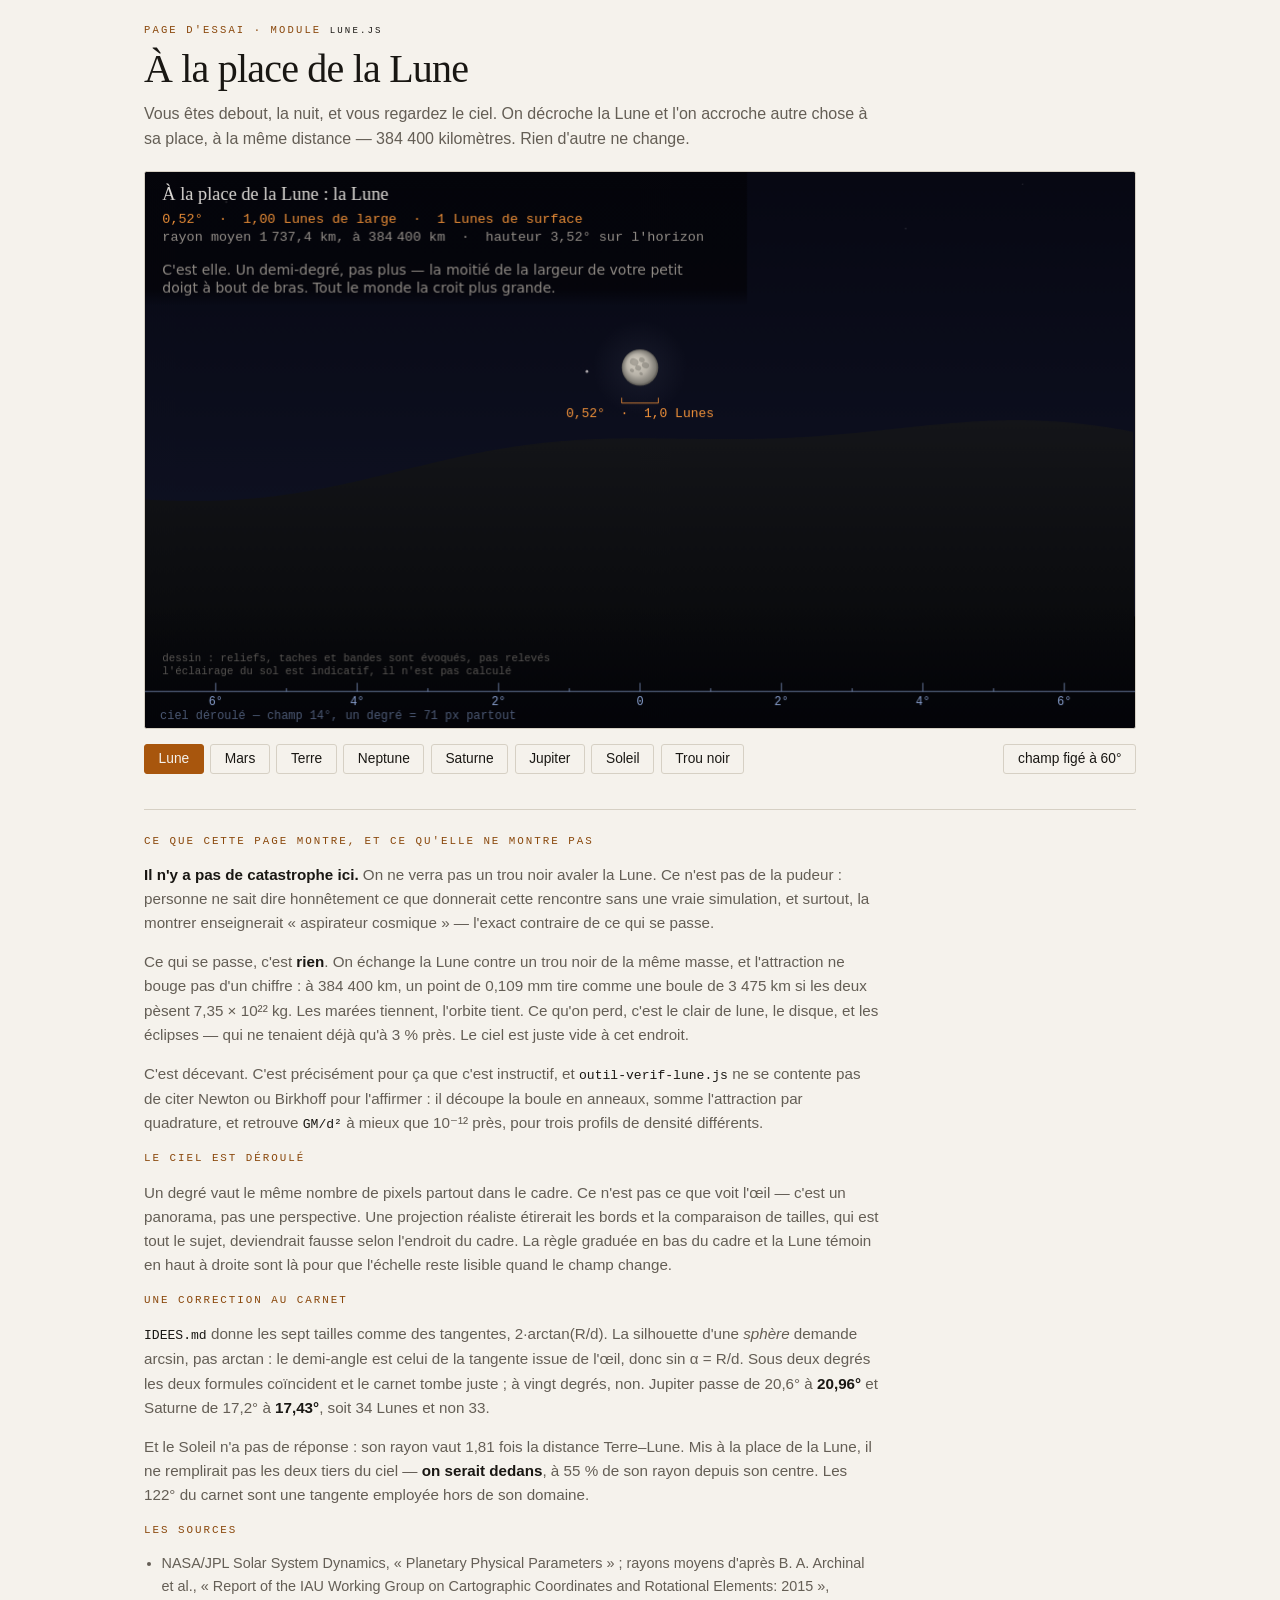
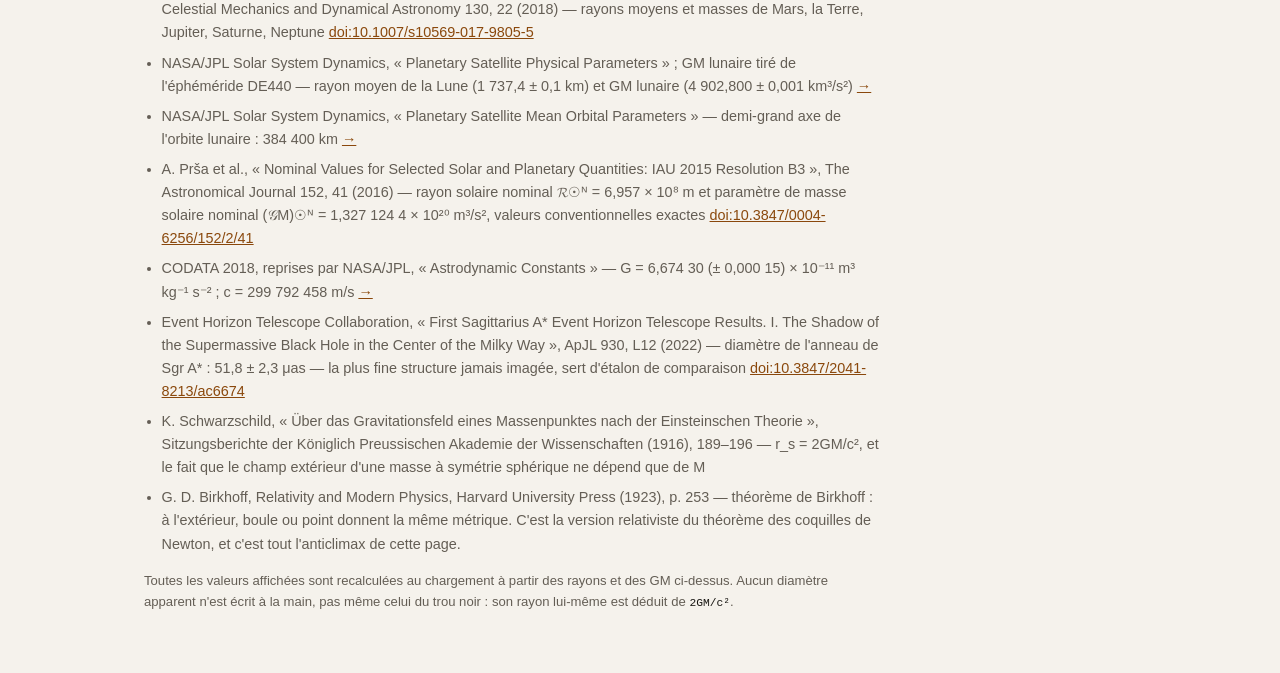
<file: lune.html>
<!doctype html>
<html lang="fr">
<head>
<meta charset="utf-8">
<meta name="viewport" content="width=device-width, initial-scale=1, viewport-fit=cover">
<title>À la place de la Lune — page d'essai</title>
<meta name="color-scheme" content="dark light">
<meta name="description" content="Debout sur Terre, la nuit. On remplace la Lune par autre chose, et l'on regarde ce que ça change. Page d'essai autonome.">

<!-- ============================================================================
     PAGE D'ESSAI AUTONOME.

     Elle ne charge que lune.js. Rien d'autre, aucune image, aucune police
     distante, aucune dépendance au reste du site. Elle sert à éprouver le
     module à l'œil pendant qu'`outil-verif-lune.js` l'éprouve au chiffre.

     Les deux ne se recouvrent pas : l'outil dit que 0,109 mm est juste, cette
     page dit à quoi ressemble 0,109 mm dans le ciel. C'est-à-dire à rien.
     ============================================================================ -->

<style>
*,*::before,*::after{ box-sizing:border-box; }

:root{
  --fond:#0a0a0d; --trait:#22222c; --texte:#e8e5e0; --sourdine:#9a958e;
  --ambre:#ff9a3c; --ambre-sourd:#c9762c;
  --serif:"Iowan Old Style","Palatino Linotype",Palatino,"Book Antiqua",Georgia,serif;
  --sans:"Inter var",-apple-system,BlinkMacSystemFont,"Segoe UI",Roboto,sans-serif;
  --mono:ui-monospace,"SF Mono","Cascadia Mono","Roboto Mono",Menlo,monospace;
}
@media (prefers-color-scheme: light){
  :root{ --fond:#f5f2ec; --trait:#d6d0c4; --texte:#191713; --sourdine:#645e55;
         --ambre:#a8560d; --ambre-sourd:#8a480c; }
}

html{ margin:0; }
body{
  margin:0; min-height:100%;
  background:var(--fond); color:var(--texte);
  font-family:var(--sans); font-size:16px; line-height:1.6;
  -webkit-font-smoothing:antialiased;
  display:flex; flex-direction:column; align-items:center;
  padding:1.4rem 1.2rem 3rem;
}
header{ max-width:62rem; width:100%; margin:0 0 1.2rem; }
.eyebrow{
  font-family:var(--mono); font-size:.66rem; letter-spacing:.2em;
  text-transform:uppercase; color:var(--ambre-sourd); margin:0 0 .5rem;
}
h1{ font-family:var(--serif); font-weight:400; font-size:clamp(1.7rem,4.4vw,2.5rem);
    line-height:1.1; letter-spacing:-.02em; margin:0 0 .6rem; }
header p{ margin:0; color:var(--sourdine); max-width:46rem; text-wrap:pretty; }

/* Le cadre. Il est noir en permanence, y compris en thème clair : on regarde
   le ciel de nuit, et un ciel de nuit sur fond crème ne veut rien dire. */
#cadre{
  width:100%; max-width:62rem; aspect-ratio:16/9; flex:0 0 auto;
  background:#05050a; border:1px solid var(--trait); border-radius:3px;
  overflow:hidden; position:relative;
}
#ciel{ display:block; width:100%; height:100%; }

nav{
  max-width:62rem; width:100%; display:flex; flex-wrap:wrap; gap:.4rem;
  margin:.9rem 0 0;
}
button{
  font-family:var(--sans); font-size:.86rem; color:var(--texte);
  background:transparent; border:1px solid var(--trait); border-radius:3px;
  padding:.42rem .85rem; cursor:pointer;
}
button:hover{ border-color:var(--ambre-sourd); }
button[aria-pressed="true"]{
  color:var(--fond); background:var(--ambre); border-color:var(--ambre);
}
button.a-part{ margin-left:auto; }

/* Le grossissement n'apparaît que pour le trou noir : ailleurs il n'a rien à
   dire, et un réglage inerte est un réglage qui ment. */
#zoom{
  max-width:62rem; width:100%; margin:.9rem 0 0;
  display:none; gap:.8rem; align-items:center;
  font-family:var(--mono); font-size:.78rem; color:var(--sourdine);
}
#zoom.visible{ display:flex; }
#zoom input{ flex:1; accent-color:var(--ambre); }
#zoom output{ color:var(--ambre); min-width:8.5rem; }

section.notes{
  max-width:62rem; width:100%; margin:2.2rem 0 0;
  border-top:1px solid var(--trait); padding-top:1.4rem;
}
section.notes h2{
  font-family:var(--mono); font-size:.68rem; letter-spacing:.18em;
  text-transform:uppercase; color:var(--ambre-sourd); font-weight:400;
  margin:0 0 .8rem;
}
section.notes p{ margin:0 0 .9rem; color:var(--sourdine); max-width:46rem;
                 text-wrap:pretty; font-size:.95rem; }
section.notes strong{ color:var(--texte); font-weight:600; }
section.notes ul{ margin:0 0 .9rem; padding-left:1.1rem; color:var(--sourdine);
                  font-size:.9rem; max-width:46rem; }
section.notes li{ margin:0 0 .45rem; }
section.notes a{ color:var(--ambre-sourd); }
code{ font-family:var(--mono); font-size:.86em; color:var(--texte); }
</style>
</head>
<body>

<header>
  <p class="eyebrow">Page d'essai · module <code>lune.js</code></p>
  <h1>À la place de la Lune</h1>
  <p>Vous êtes debout, la nuit, et vous regardez le ciel. On décroche la Lune
     et l'on accroche autre chose à sa place, à la même distance —
     384 400 kilomètres. Rien d'autre ne change.</p>
</header>

<div id="cadre"><canvas id="ciel"></canvas></div>

<nav id="menu"></nav>

<div id="zoom">
  <label for="g">grossissement</label>
  <input id="g" type="range" min="0" max="10.5" step="0.01" value="0">
  <output id="gval">×1</output>
</div>

<section class="notes">
  <h2>Ce que cette page montre, et ce qu'elle ne montre pas</h2>

  <p><strong>Il n'y a pas de catastrophe ici.</strong> On ne verra pas un trou
     noir avaler la Lune. Ce n'est pas de la pudeur : personne ne sait dire
     honnêtement ce que donnerait cette rencontre sans une vraie simulation, et
     surtout, la montrer enseignerait « aspirateur cosmique » — l'exact contraire
     de ce qui se passe.</p>

  <p>Ce qui se passe, c'est <strong>rien</strong>. On échange la Lune contre un
     trou noir de la même masse, et l'attraction ne bouge pas d'un chiffre : à
     384 400 km, un point de 0,109 mm tire comme une boule de 3 475 km si les
     deux pèsent 7,35 × 10²² kg. Les marées tiennent, l'orbite tient. Ce qu'on
     perd, c'est le clair de lune, le disque, et les éclipses — qui ne tenaient
     déjà qu'à 3 % près. Le ciel est juste vide à cet endroit.</p>

  <p>C'est décevant. C'est précisément pour ça que c'est instructif, et
     <code>outil-verif-lune.js</code> ne se contente pas de citer Newton ou
     Birkhoff pour l'affirmer : il découpe la boule en anneaux, somme
     l'attraction par quadrature, et retrouve <code>GM/d²</code> à mieux que
     10⁻¹² près, pour trois profils de densité différents.</p>

  <h2>Le ciel est déroulé</h2>
  <p>Un degré vaut le même nombre de pixels partout dans le cadre. Ce n'est pas
     ce que voit l'œil — c'est un panorama, pas une perspective. Une projection
     réaliste étirerait les bords et la comparaison de tailles, qui est tout le
     sujet, deviendrait fausse selon l'endroit du cadre. La règle graduée en bas
     du cadre et la Lune témoin en haut à droite sont là pour que l'échelle reste
     lisible quand le champ change.</p>

  <h2>Une correction au carnet</h2>
  <p><code>IDEES.md</code> donne les sept tailles comme des tangentes,
     2·arctan(R/d). La silhouette d'une <em>sphère</em> demande arcsin, pas
     arctan : le demi-angle est celui de la tangente issue de l'œil, donc
     sin α = R/d. Sous deux degrés les deux formules coïncident et le carnet
     tombe juste ; à vingt degrés, non. Jupiter passe de 20,6° à
     <strong>20,96°</strong> et Saturne de 17,2° à <strong>17,43°</strong>, soit
     34 Lunes et non 33.</p>
  <p>Et le Soleil n'a pas de réponse : son rayon vaut 1,81 fois la distance
     Terre–Lune. Mis à la place de la Lune, il ne remplirait pas les deux tiers
     du ciel — <strong>on serait dedans</strong>, à 55 % de son rayon depuis son
     centre. Les 122° du carnet sont une tangente employée hors de son domaine.</p>

  <h2>Les sources</h2>
  <ul id="sources"></ul>

  <p style="font-size:.82rem">Toutes les valeurs affichées sont recalculées au
     chargement à partir des rayons et des GM ci-dessus. Aucun diamètre apparent
     n'est écrit à la main, pas même celui du trou noir : son rayon lui-même est
     déduit de <code>2GM/c²</code>.</p>
</section>

<script src="lune.js?v=aa56c04"></script>
<script>
(function(){
"use strict";

const cadre = document.getElementById("cadre");
const cnv   = document.getElementById("ciel");
const ctx   = cnv.getContext("2d");
const menu  = document.getElementById("menu");
const zoom  = document.getElementById("zoom");
const curseur = document.getElementById("g");
const gval  = document.getElementById("gval");

// --- le menu, construit depuis le module -----------------------------------
const boutons = LUNE.ASTRES.map(a => {
  const b = document.createElement("button");
  b.textContent = a.court;
  b.type = "button";
  b.setAttribute("aria-pressed", "false");
  b.addEventListener("click", () => { LUNE.choisis(a.cle); rafraichit(); });
  menu.appendChild(b);
  return b;
});

const bFige = document.createElement("button");
bFige.type = "button";
bFige.className = "a-part";
bFige.textContent = "champ figé à 60°";
bFige.setAttribute("aria-pressed", "false");
bFige.addEventListener("click", () => { LUNE.basculeChampFige(); rafraichit(); });
menu.appendChild(bFige);

function rafraichit(){
  const a = LUNE.astre();
  boutons.forEach((b, i) => b.setAttribute("aria-pressed", String(LUNE.ASTRES[i] === a)));
  bFige.setAttribute("aria-pressed", String(LUNE.etat.champFige));
  zoom.classList.toggle("visible", a.dessin === "trou");
}

curseur.addEventListener("input", () => {
  const g = parseFloat(curseur.value);
  LUNE.grossis(g);
  gval.textContent = g < 0.02 ? "×1" : "×10^" + g.toFixed(2).replace(".", ",");
});

// --- les sources, listées depuis le module ---------------------------------
const ul = document.getElementById("sources");
for(const [cle, s] of Object.entries(LUNE.SOURCES)){
  const li = document.createElement("li");
  li.textContent = s.ref + " — " + s.sert;
  if(s.doi || s.url){
    li.appendChild(document.createTextNode(" "));
    const a = document.createElement("a");
    a.href = s.doi ? "https://doi.org/" + s.doi : s.url;
    a.textContent = s.doi ? "doi:" + s.doi : "→";
    a.rel = "noreferrer";
    li.appendChild(a);
  }
  ul.appendChild(li);
}

// --- clavier ----------------------------------------------------------------
addEventListener("keydown", e => {
  if(e.key === "ArrowRight"){ LUNE.suivant(1);  rafraichit(); e.preventDefault(); }
  else if(e.key === "ArrowLeft"){ LUNE.suivant(-1); rafraichit(); e.preventDefault(); }
  else if(e.key === "f" || e.key === "F"){ LUNE.basculeChampFige(); rafraichit(); }
  else if(e.key === "ArrowUp" || e.key === "ArrowDown"){
    if(LUNE.astre().dessin !== "trou") return;
    const g = Math.max(0, Math.min(LUNE.GROSSISSEMENT_MAX,
              parseFloat(curseur.value) + (e.key === "ArrowUp" ? 0.25 : -0.25)));
    curseur.value = g;
    curseur.dispatchEvent(new Event("input"));
    e.preventDefault();
  }
});

// --- la boucle ---------------------------------------------------------------
let W = 0, H = 0;
function dimensionne(){
  const r = cadre.getBoundingClientRect();
  const dpr = Math.min(2, devicePixelRatio || 1);
  W = Math.round(r.width); H = Math.round(r.height);
  cnv.width = Math.round(W*dpr); cnv.height = Math.round(H*dpr);
  ctx.setTransform(dpr, 0, 0, dpr, 0, 0);
}
addEventListener("resize", dimensionne);
dimensionne();

let t0 = performance.now();
function boucle(t){
  const dt = Math.min(0.05, (t - t0)/1000); t0 = t;
  LUNE.avance(dt);
  LUNE.dessine(ctx, W, H);
  requestAnimationFrame(boucle);
}
rafraichit();
requestAnimationFrame(boucle);

})();
</script>
</body>
</html>
</file>
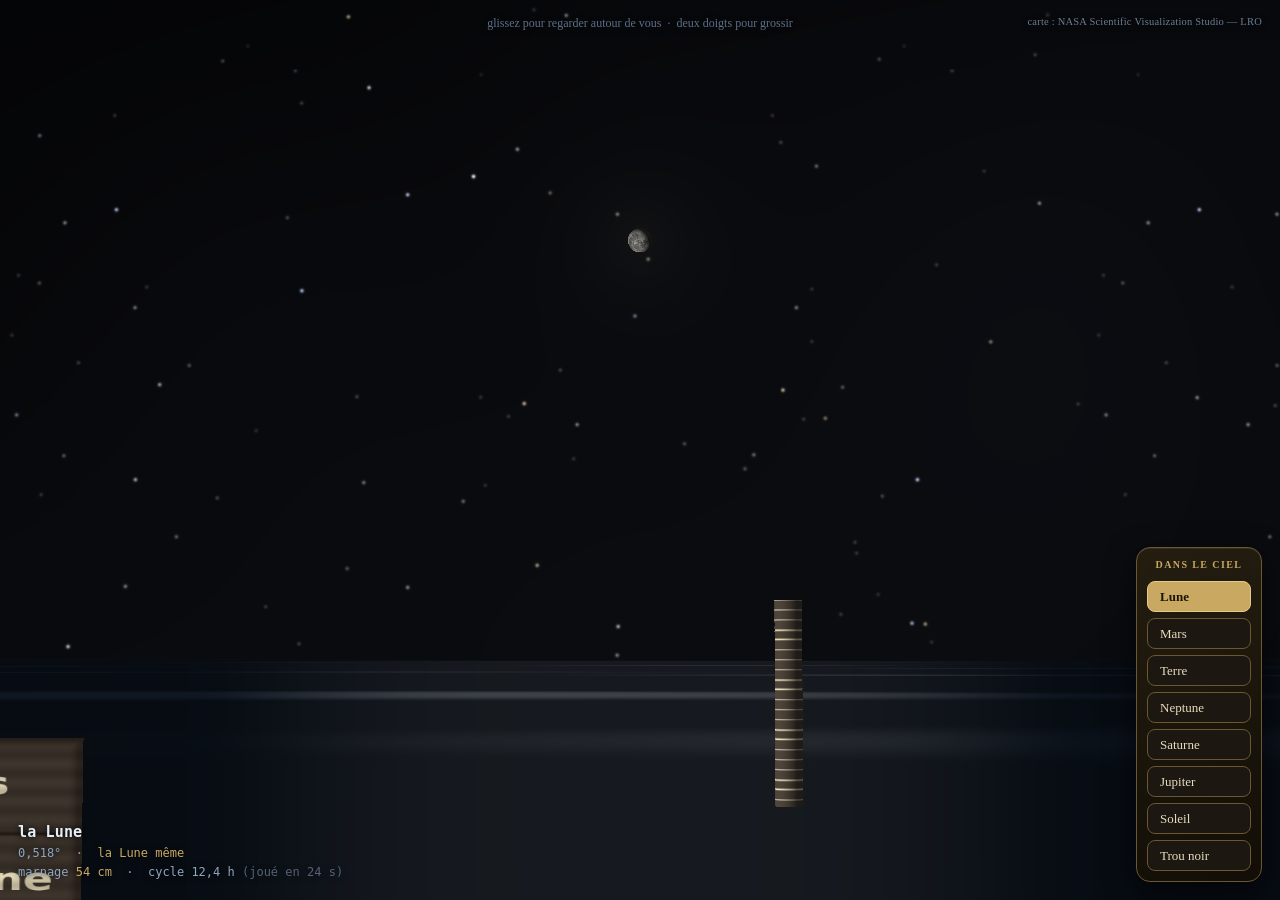
<file: rivage.html>
<!doctype html>
<meta charset="utf-8">
<meta name="viewport" content="width=device-width,initial-scale=1,user-scalable=no">
<meta name="robots" content="noindex">
<title>Le rivage — Périastre</title>
<!--
   LE RIVAGE — première personne, debout sur la Terre, la nuit.

   Ceci est le PROTOTYPE DU LIEU, pas une page d'explication. La différence
   compte, parce que c'est très exactement le reproche d'Hugo à `lune.html` le
   11 août : « c'est très bien, mais c'est une page d'explication, ce n'est pas
   une page de jeu. Je veux que le joueur il soit dans un monde interactif. »

   Ici il n'y a ni panneau, ni tableau, ni paragraphe. Il y a un sol, une mer,
   un ciel, et un cadran qu'on tourne. On regarde autour de soi.

   CE QUI EST VRAI ET CE QUI EST DESSINÉ — l'aveu, en haut du fichier :

     VRAI, dérivé de `rivage.js` et `lune.js`, jamais saisi à la main :
       · le diamètre apparent de chaque astre, à la distance de la Lune ;
       · la hauteur de la mer, marée d'équilibre, et son rythme ;
       · la distance de l'horizon depuis 1,70 m ;
       · le fait que le trou noir ne se voie pas, et que sa marée soit
         rigoureusement celle de la Lune.

     OBSERVÉ, et servi tel quel, avec sa provenance à l'écran :
       · la surface des six astres qui ont une carte — Jupiter par Cassini,
         Mars par Viking, la Terre par MODIS, la Lune par LRO. Saturne et
         Neptune n'ont de carte globale chez personne : les leurs sont des
         textures dérivées d'imagerie NASA, aux couleurs retouchées, et elles
         le disent dans `RIVAGE.CARTES`.

     DESSINÉ, et qui ne prétend à rien :
       · les taches d'un astre qui n'aurait pas de carte, et les anneaux de
         Saturne ;
       · la couleur du sable, la forme des vagues, le champ d'étoiles ;
       · l'échelle de marée plantée dans l'eau — elle n'existe pas dans la
         nature, mais sans elle les 54 cm de la Lune sont invisibles, et la
         scène ne montrerait rien.

   LE CIEL NE BOUGE PAS. C'est le choix d'Hugo, le 11 août, et il est bon :
   toute l'attention va à la taille. Seule la mer vit.
-->
<style>
  html,body{margin:0;height:100%;background:#05070c;overflow:hidden;
            font-family:ui-sans-serif,system-ui,"Segoe UI",Roboto,sans-serif;
            -webkit-user-select:none;user-select:none;touch-action:none}
  canvas{display:block;width:100vw;height:100vh;cursor:grab}
  canvas.prise{cursor:grabbing}

  /* LE CADRAN. Posé « à hauteur de main », en bas à droite, comme un objet
     qu'on tient — pas comme une barre d'outils. Il est en 2D par-dessus la
     scène : c'est le compromis assumé de ce prototype, et le seul. Dans le
     vaisseau il deviendra un objet du monde, qu'on approche et qu'on tourne. */
  #cadran{position:fixed;right:max(18px,env(safe-area-inset-right));
          bottom:max(18px,env(safe-area-inset-bottom));
          display:flex;flex-direction:column;gap:6px;align-items:stretch;
          padding:10px;border-radius:14px;
          background:linear-gradient(160deg,#241d10,#120e07);
          border:1px solid #6b5730;box-shadow:0 10px 30px #000a,inset 0 1px 0 #ffffff14}
  #cadran b{font:600 10px/1 ui-sans-serif;letter-spacing:.14em;color:#c9a961;
            text-transform:uppercase;text-align:center;padding:2px 0 5px}
  .cran{appearance:none;border:1px solid #6b5730;background:#1c1710;color:#e8dcc0;
        font:500 13px/1 ui-sans-serif;padding:8px 12px;border-radius:8px;
        cursor:pointer;text-align:left;min-width:104px;transition:background .12s}
  .cran:hover{background:#2b2317}
  .cran[aria-current="true"]{background:#c9a961;color:#1a1409;border-color:#e5c987;
                             font-weight:700}

  /* Le seul texte de la scène : ce que l'astre fait, en trois chiffres. Il se
     tient en bas à gauche, discret, et ne raconte rien — il constate. */
  #jauge{position:fixed;left:max(18px,env(safe-area-inset-left));
         bottom:max(18px,env(safe-area-inset-bottom));color:#8fa4bd;
         font:400 12px/1.6 ui-monospace,SFMono-Regular,Menlo,monospace;
         text-shadow:0 1px 6px #000;pointer-events:none}
  #jauge s{display:block;color:#e6eef8;font-size:15px;font-weight:600;
           text-decoration:none;letter-spacing:.01em}
  #jauge em{color:#c9a961;font-style:normal}
  #alerte{color:#e08a6a}
  #jLoupe{color:#c9a961;display:block}

  /* La légende de l'étalon. Elle se cale sous le viseur — 13 % de la largeur,
     74 % de la hauteur — et disparaît quand l'astre choisi EST la Lune. */
  #etalon{position:fixed;left:13%;top:26%;transform:translate(-50%,42px);
          text-align:center;color:#93a4ba;font:500 11px/1.35 ui-sans-serif;
          letter-spacing:.02em;pointer-events:none;text-shadow:0 1px 6px #000;
          transition:opacity .25s}
  #etalon span{color:#5f7189;font-weight:400}
  #etalon.parti{opacity:0}

  #aide{position:fixed;top:max(14px,env(safe-area-inset-top));left:0;right:0;
        text-align:center;color:#5d6f88;font:400 12px/1.5 ui-sans-serif;
        pointer-events:none;transition:opacity .6s;text-shadow:0 1px 6px #000}
  #aide.parti{opacity:0}

  /* LE CRÉDIT DE LA CARTE. Deux des six licences sont des Creative Commons
     Attribution : elles autorisent l'image contre citation de l'auteur, et une
     citation qui vit dans un fichier de code n'en est pas une. Il se tient donc
     à l'écran, discret mais lisible, et il dit aussi ce qu'aucune autre ligne
     ne disait — si l'on regarde une photographie ou un dessin. */
  #credit{position:fixed;top:max(14px,env(safe-area-inset-top));
          right:max(18px,env(safe-area-inset-right));max-width:46vw;
          text-align:right;color:#6b7d93;font:400 10.5px/1.5 ui-sans-serif;
          letter-spacing:.02em;pointer-events:none;text-shadow:0 1px 6px #000}
</style>

<canvas id="c"></canvas>

<div id="aide">glissez pour regarder autour de vous &nbsp;·&nbsp; deux doigts pour grossir</div>

<div id="credit"></div>

<div id="jauge">
  <s id="jTitre">la Lune</s>
  <span id="jTaille"></span><br>
  <span id="jMaree"></span><br>
  <span id="jLoupe"></span>
  <span id="jAlerte" ></span>
</div>

<div id="etalon">la Lune<br><span>à la même échelle</span></div>

<nav id="cadran"><b>dans le ciel</b></nav>

<script src="lune.js?v=aa56c04"></script>
<script src="atlas.js?v=aa56c04"></script>
<script src="rivage.js?v=aa56c04"></script>
<script>
"use strict";
/* ==========================================================================
   Aucune valeur d'astre n'est écrite dans ce fichier. Tout vient de RIVAGE,
   qui le tient de LUNE, qui porte les sources. Si un chiffre est faux, il est
   faux à UN endroit.                                                        */
const L = window.LUNE, R = window.RIVAGE;
const D = L.D_LUNE_KM;

/* --- état de la scène ---------------------------------------------------- */
let cle = "lune";
let scn = R.scene(L, cle, D, 0);
let phase = 0;                 // 0→1, un cycle de marée complet
let az = 0, alt = 4.5*Math.PI/180; // où l'on regarde — l'astre ET l'horizon

/* LE TEMPS DE LA SCÈNE. La marée vraie met 12 h 25 ; on la joue en 24 s, et
   c'est un compromis DÉCLARÉ, pas une loi inventée : le rapport est affiché
   dans la jauge, et le module rend la vraie période. On accélère le temps,
   on ne truque pas la physique. */
const CYCLE_S = 24;

/* ---------------------------------------------------------------------------
   L'ÉCHELLE DU CIEL — refaite deux fois le 11 août 2026

   PREMIER JET : 60°, repris de LUNE.CHAMP_FIGE. J'ai défendu ce choix en
   écrivant que la Lune à cinq pixels « était le sujet même de la scène ».
   C'était faux, et Hugo l'a dit en une phrase : « la pleine Lune, je la vois
   quand elle est pleine, ce n'est pas possible que je la voie aussi petite ».
   Un écran tenu à bout de bras n'occupe qu'une vingtaine de degrés du regard :
   y peindre 60° de ciel comprimait tout d'un facteur deux et demi. La Lune
   n'était pas rendue petite par honnêteté, elle était rendue FAUSSE.

   DEUXIÈME JET : 26° en dur. Hugo, aussitôt : « c'est basé sur le seize
   neuvième des écrans standards, il faut que ce soit une autre dimension
   d'écran, ça fonctionne, responsive ». Il a raison de nouveau, et le défaut
   est plus profond que le premier : un ANGLE fixe ne dit rien tant qu'on ne
   sait pas quelle surface le porte. Le même 26° sur un téléphone en portrait
   et sur un écran large ne donnent pas la même Lune.

   CE QUI EST FIXE N'EST DONC PAS L'ANGLE, C'EST L'ÉCHELLE.

   Un pixel de l'écran vaut toujours le même angle de ciel. Une fenêtre plus
   grande montre PLUS DE CIEL, jamais une Lune plus grosse — exactement comme
   une vraie fenêtre. Le rapport largeur/hauteur n'entre nulle part : les deux
   axes emploient la même échelle, donc le 16:9, le 4:3 et le portrait d'un
   téléphone donnent tous la même taille apparente.

   L'échelle n'est pas inventée non plus. Le « pixel de référence » du web est
   défini comme l'angle visuel d'un pixel à 96 points par pouce vu à bout de
   bras, soit environ 0,0213° — c'est la définition du CSS, pas une valeur que
   j'ai choisie. La rendre au ciel, c'est afficher 1:1.

     source : CSS Values and Units Module, § « absolute lengths »,
     W3C — https://www.w3.org/TR/css-values-4/#reference-pixel

   À cette échelle, la Lune fait vingt-quatre pixels sur n'importe quel écran,
   et Jupiter à la distance lunaire déborde du cadre. Les deux sont vrais.   */
const DEG_PAR_PIXEL = 0.0213;      // pixel de référence CSS — W3C

/* LA LOUPE. Hugo, le 11 août : « ça doit toujours être un peu interactif. »
   Molette ou deux doigts. Tout grossit ensemble, les rapports entre astres
   restent exacts, et la scène AVOUE son grossissement dès qu'il quitte 1. */
let loupe = 1;
const LOUPE_MIN = 1, LOUPE_MAX = 12;

/* Le champ n'est plus une constante : il se DÉDUIT de la hauteur de la
   fenêtre. Les bornes évitent l'absurde aux deux extrêmes — une montre
   connectée et un mur de projection — et rien entre les deux n'est bridé. */
function champ(){
  const deg = cv.clientHeight * DEG_PAR_PIXEL / loupe;
  return Math.max(2, Math.min(70, deg));
}

/* LES AXES DU REGARD — une seule fois, pour tout le monde.

   Ils étaient calculés dans la boucle de dessin. Le clic devait en refaire
   autant de son côté pour savoir ce qu'on vise, et deux copies d'une même
   formule finissent toujours par diverger : on toucherait alors une plaque en
   en visant une autre, défaut invisible tant qu'on ne vise pas un bord.

   Un seul écrivain, comme partout ailleurs dans ce projet. */
function base(){
  const ca=Math.cos(alt), sa=Math.sin(alt), cz=Math.cos(az), sz=Math.sin(az);
  return [[ sz*ca, sa, -cz*ca ],        // devant
          [ cz,    0,   sz    ],        // à droite
          [-sz*sa, ca,  cz*sa ]];       // au-dessus
}

/* --- WebGL --------------------------------------------------------------- */
const cv = document.getElementById("c");
/* `?mesure` garde le tampon lisible après le dessin, pour qu'un contrôle
   puisse compter les pixels d'un astre depuis le dehors. Éteint par défaut :
   conserver le tampon coûte de la mémoire et du temps sur téléphone, et ce
   coût n'a pas à être payé par quelqu'un qui regarde le ciel. C'est la même
   convention que `?verif` dans le site. */
const MESURABLE = location.search.includes("mesure");
const gl = cv.getContext("webgl", {antialias:false, alpha:false,
                                   preserveDrawingBuffer: MESURABLE});
if(!gl){ document.body.innerHTML = "<p style='color:#eee;padding:2em'>WebGL indisponible.</p>"; }

const VS = `attribute vec2 p; void main(){ gl_Position = vec4(p,0.,1.); }`;

/* Le ciel et le sol sont calculés PAR DIRECTION DE REGARD, pixel par pixel.
   C'est ce qui donne à l'astre sa taille angulaire exacte : on teste l'angle
   entre le rayon et la direction de l'astre contre son rayon angulaire vrai.
   Aucune texture, donc aucune taille figée — c'était la réponse à la question
   d'Hugo sur la skybox : le fond est une skybox, l'astre n'en est pas une. */
const FS = `
precision highp float;
uniform vec2  uRes;
uniform vec3  uFwd, uRight, uUp;
uniform vec3  uBodyDir;      // direction de l'astre, fixe
uniform float uAngR;         // rayon angulaire vrai, en radians
uniform vec3  uTint;
uniform float uKind;         // 0 lune 1 mars 2 terre 3 neptune 4 saturne 5 jupiter 6 soleil 7 trou
uniform float uVisible;      // 0 = rien à voir (trou noir)
uniform float uSea;          // hauteur de la mer, en mètres, relative au repère
uniform float uEye;          // hauteur de l'oeil
uniform float uHorizon;      // distance de l'horizon, en mètres
uniform float uT;
uniform vec2  uRing;         // anneaux : rayons interne/externe, 0 = aucun
uniform float uTanChamp;     // tangente du demi-champ vertical
uniform float uAngRLune;     // rayon angulaire de la Lune — L'ÉTALON
uniform float uEstLune;      // 1 quand l'astre choisi EST la Lune
uniform sampler2D uCarte;    // la carte photographique, si elle existe
uniform float uAvecCarte;    // 1 quand elle est chargee et utilisable
uniform vec3  uPiquet;       // x, z, rayon du piquet de maree
uniform vec2  uPiquetY;      // bas et haut du piquet
uniform float uGrad;         // pas des graduations, en metres
uniform sampler2D uPlaques;  // les huit noms graves, en une image
uniform vec4  uPanneau;      // x, z, largeur, hauteur
uniform float uPanneauY;     // hauteur du centre
uniform float uCranActif;    // quel cran est en cours, pour l'eclairer

/* Un brassage 2D sans sinus. sin(dot(...))*43758 se répète à grande échelle
   sur les cartes mobiles, qui n'ont pas la précision qu'il réclame — c'est une
   des deux causes des anneaux qu'Hugo a vus. */
float h21(vec2 p){
  p = fract(p*vec2(443.8975,441.4234));
  p += dot(p, p.yx + 19.19);
  return fract((p.x + p.y)*p.x);
}

/* Un bruit lissé. Le premier jet employait floor() nu, qui pose une valeur
   constante par case : la Voie lactée devenait un damier de pavés, visibles à
   l'oeil sur l'image. L'interpolation les efface sans rien coûter. */
float bruit(vec2 p){
  vec2 i = floor(p), f = fract(p);
  f = f*f*(3.0 - 2.0*f);
  return mix(mix(h21(i),            h21(i+vec2(1.,0.)), f.x),
             mix(h21(i+vec2(0.,1.)), h21(i+vec2(1.,1.)), f.x), f.y);
}

/* Cinq octaves de ce bruit. C'est ce qui donne aux bandes de Jupiter leurs
   frontières ondulantes : sans lui elles sont des traits droits, et un trait
   droit sur une planète gazeuse ne trompe personne. */
float fbm(vec2 p){
  float s = 0.0, a = 0.5;
  for(int i=0; i<5; i++){ s += a*bruit(p); p *= 2.03; a *= 0.5; }
  return s;
}

/* ---------------------------------------------------------------------------
   LE CHAMP D'ÉTOILES — refait le 11 août 2026

   Hugo, après avoir regardé : « le ciel est un peu bizarre, on dirait une
   espèce de fractale un peu chelou, il y a des cercles concentriques ». Il
   avait vu la signature d'un calcul faux, et il y en avait DEUX.

   1. Le premier semis découpait l'espace en cubes et prenait leur empreinte en
      repliant trois coordonnées sur deux — cell.xy + cell.z*37. Deux cubes
      différents pouvaient ainsi tomber sur la même empreinte, et le motif se
      répétait.

   2. Surtout : les directions du regard sont toutes de longueur 1, donc les
      points échantillonnés vivaient sur une SPHÈRE traversant un réseau de
      cubes. L'intersection d'une sphère et d'un réseau cubique dessine des
      anneaux — les cercles concentriques, exactement.

   Le semis se fait donc maintenant sur les six faces d'un cube, en deux
   dimensions, comme une carte du ciel : plus de sphère à travers un réseau,
   donc plus d'anneaux possibles.

   La taille des étoiles suit le champ de vision, pour qu'une étoile reste un
   point de deux ou trois pixels quel que soit le cadrage. Une étoile plus
   grosse que la Lune serait un mensonge sur le seul sujet de la scène.      */
vec3 etoiles(vec3 d){
  // sur quelle face du cube regarde-t-on, et où
  vec3 a = abs(d);
  float face; vec2 uv;
  if(a.x >= a.y && a.x >= a.z){ face = (d.x > 0.) ? 0. : 1.; uv = vec2(d.z, d.y)/a.x; }
  else if(a.y >= a.z)         { face = (d.y > 0.) ? 2. : 3.; uv = vec2(d.x, d.z)/a.y; }
  else                        { face = (d.z > 0.) ? 4. : 5.; uv = vec2(d.x, d.y)/a.z; }

  vec3 col = vec3(0.);
  for(int o=0; o<3; o++){
    float N = 34.0 + float(o)*61.0;          // trois densités superposées

    /* COMBIEN D'ÉTOILES. Le seuil monte avec la densité : quelques centaines
       de brillantes, quelques milliers de faibles. Un seuil constant en
       donnait vingt mille — trois fois ce que l'œil nu voit vraiment. */
    float seuil = 0.90 + float(o)*0.045;

    vec2 q = uv*N;
    vec2 cellule = floor(q);
    vec2 k = cellule + face*137.31 + float(o)*57.77;
    float r = h21(k);
    if(r > seuil){
      vec2 c = cellule + 0.5 + 0.38*(vec2(h21(k+1.7), h21(k+3.1))*2.0 - 1.0);
      float dd = length(q - c);
      float mag = (r - seuil)/(1.0 - seuil);

      /* LE RAYON D'UNE ÉTOILE — dérivé, pas choisi.

         Une face du cube couvre 90°, et vaut N cases : une case fait donc
         90/N degrés. On veut qu'une étoile occupe environ deux pixels sur un
         écran de six cents, soit champ/300 degrés. En cases, cela donne
         champ·N/27000, et champ vaut sensiblement 114,6·tan(champ/2).

         Premier jet : 0,030·N·tan — sept fois trop. Les étoiles débordaient de
         leur case, s'y faisaient couper, et le ciel devenait un damier de
         pavés. Hugo n'a pas eu à le signaler, l'image le criait. */
      float rayon = 0.0042*N*uTanChamp;

      float i = exp(-(dd*dd)/(rayon*rayon)) * (0.16 + 0.84*mag*mag*mag);
      i *= 1.0 - float(o)*0.28;              // les denses sont les plus faibles
      vec3 t = mix(vec3(0.70,0.79,1.0), vec3(1.0,0.85,0.66), h21(k+9.43));
      col += t*i;
    }
  }

  /* La Voie lactée : une bande diffuse, DESSINÉE, qui ne prétend à rien — ni
     position vraie, ni structure. Elle est là parce qu'un ciel sans elle est
     un ciel de ville, et qu'on est censé être loin de tout. */
  float lat = d.y*0.94 - d.x*0.30;
  float b = exp(-lat*lat*11.0);
  float grain = 0.62 + 0.38*bruit(uv*7.0 + face*23.0);
  col += vec3(0.030,0.034,0.048)*b*grain;
  return col;
}

// --- l'astre --------------------------------------------------------------
vec3 corps(vec3 d, out float couvre){
  couvre = 0.0;
  float ca = dot(d, uBodyDir);
  float ang = acos(clamp(ca,-1.,1.));

  vec3 col = vec3(0.);

  // les anneaux d'abord (ils passent derrière et devant le globe)
  if(uRing.y > 0.0){
    // plan des anneaux : incliné, on projette dans un repère local
    vec3 ax = normalize(cross(uBodyDir, vec3(0.,1.,0.2)));
    vec3 ay = normalize(cross(uBodyDir, ax));
    float u = dot(d,ax)/uAngR, v = dot(d,ay)/uAngR;
    float rr = length(vec2(u, v/0.30));           // inclinaison des anneaux
    if(rr > uRing.x && rr < uRing.y && ang < uAngR*uRing.y*1.3){
      float band = 0.55 + 0.45*sin(rr*38.0);
      float div  = smoothstep(1.52,1.58,rr)*step(rr,1.62);   // division de Cassini
      float a = (0.62*band) * (1.0-div*0.85);
      col += uTint*a*0.85;
      couvre = max(couvre, a*0.9);
    }
  }

  if(ang < uAngR && uVisible > 0.5){
    // position sur le disque, en rayons
    float s = sin(ang)/max(uAngR,1e-9);
    vec3 ax = normalize(cross(uBodyDir, vec3(0.,1.,0.2)));
    vec3 ay = normalize(cross(uBodyDir, ax));
    float u = dot(d,ax)/uAngR, v = dot(d,ay)/uAngR;
    float rr = clamp(length(vec2(u,v)),0.,1.);
    float z = sqrt(max(0.,1.-rr*rr));            // relief sphérique

    // ÉCLAIRAGE. Une seule source, cohérente pour tous les astres : le Soleil,
    // posé à gauche et légèrement au-dessus. La phase qui en résulte n'est pas
    // choisie astre par astre — c'est la même lumière pour tout le monde.
    vec3 n = normalize(vec3(u,v,z));
    vec3 sol = normalize(vec3(-0.62,0.34,0.70));
    float lam = max(0.0, dot(n,sol));

    /* LES COORDONNÉES SUR LA SPHÈRE — et une vraie faute réparée.

       Les motifs étaient dessinés dans les coordonnées de l'ÉCRAN, pas sur la
       boule. Les bandes ne s'enroulaient donc pas autour du globe : elles
       restaient des rayures plates, et l'illusion de sphère mourait au bord.
       Elles vivent maintenant en latitude et longitude, comme sur la planète.

       Le domaine est ensuite DÉFORMÉ par du bruit avant d'être bandé : c'est
       ce qui donne aux frontières leur ondulation. */
    float sinLat = n.y;
    float lon    = atan(n.x, n.z);
    vec2  q      = vec2(lon*1.6, sinLat*2.6);
    float w1     = fbm(q*2.2);
    float latOnd = sinLat + 0.045*(w1-0.5) + 0.022*(fbm(q*5.5 + w1*1.4)-0.5);

    vec3 base = uTint;

    /* LA CARTE PHOTOGRAPHIQUE, quand il y en a une.

       Hugo, le 11 août 2026, après deux tentatives de dessin : « tu peux dire
       ce que tu veux, mais c'est super moche. Ce n'est pas simulation, c'est
       juste vraiment moche. » Il a raison, et la raison profonde est simple :
       quand Jupiter occupe tout l'écran, il faut du détail VRAI sur toute la
       surface, et du bruit n'en fabrique pas — il fabrique du flou.

       La carte est plaquée en projection cylindrique équidistante, celle de
       toutes les cartes planétaires publiées : la longitude sur l'axe des x,
       la latitude sur l'axe des y, linéairement. Elle n'est donc pas déformée
       par ma main non plus. */
    if(uAvecCarte > 0.5){
      float latitude  = asin(clamp(n.y, -1.0, 1.0));
      float longitude = atan(n.x, n.z);
      vec2 uvC = vec2(longitude/6.2831853 + 0.5, 0.5 - latitude/3.1415927);
      base = texture2D(uCarte, uvC).rgb;
    } else
    // les motifs : DESSINÉS, ils ne portent aucun chiffre
    if(uKind < 0.5){                              // Lune : mers sombres
      float m = smoothstep(0.55,0.9, h21(floor(vec2(u,v)*4.7)));
      base *= mix(1.0, 0.72, m);
      base *= 0.92 + 0.08*sin(u*29.0)*sin(v*23.0);
    } else if(uKind < 1.5){                       // Mars : calotte + plaines
      base *= 0.9 + 0.2*h21(floor(vec2(u,v)*6.3));
      base = mix(base, vec3(1.0), smoothstep(0.72,0.95, v)*0.55);
    } else if(uKind < 2.5){                       // Terre : océans et nuages
      float terre = smoothstep(0.48,0.56, h21(floor(vec2(u*3.1,v*3.1))));
      base = mix(vec3(0.13,0.25,0.52), vec3(0.22,0.42,0.20), terre);
      float nu = smoothstep(0.62,0.85, h21(floor(vec2(u*7.,v*7.)+3.)));
      base = mix(base, vec3(0.95), nu*0.6);
    } else if(uKind < 3.5){                       // Neptune
      float bande = sin(latOnd*15.0) + 0.4*sin(latOnd*31.0);
      base = mix(uTint*0.80, uTint*1.12, smoothstep(-0.7,0.7,bande));
      base *= 0.93 + 0.14*fbm(q*7.0);
      // la Grande Tache sombre
      vec2 ts = vec2(lon + 1.1, sinLat - 0.30);
      base = mix(base, uTint*0.42,
                 smoothstep(0.30,0.0,length(vec2(ts.x*0.70, ts.y*1.9)))*0.85);
    } else if(uKind < 4.5){                       // Saturne
      float bande = sin(latOnd*17.0) + 0.45*sin(latOnd*36.0 + 1.1);
      base = mix(uTint*0.84, uTint*1.10, smoothstep(-0.8,0.8,bande));
      base *= 0.94 + 0.12*fbm(q*8.0);
      base = mix(base, uTint*vec3(0.72,0.74,0.82),
                 smoothstep(0.60,0.98,abs(sinLat))*0.55);
    } else if(uKind < 5.5){                       // Jupiter
      /* LES ZONES ET LES CEINTURES. Elles ne modulent plus une seule teinte —
         c'était la cause du « très très moche, on dirait une merde orange » :
         une planète dont tout le disque a la même couleur à l'éclat près. Les
         claires et les sombres sont maintenant deux couleurs, DÉRIVÉES de la
         teinte sourcée pour qu'il n'y ait toujours qu'une seule loi. */
      float bande = sin(latOnd*23.0) + 0.55*sin(latOnd*47.0 + 1.7);
      vec3 zone  = uTint*vec3(1.16,1.12,1.02);
      vec3 ceint = uTint*vec3(0.70,0.54,0.44);
      base = mix(ceint, zone, smoothstep(-0.55,0.55,bande));
      base *= 0.86 + 0.26*fbm(q*9.0 + w1);         // festons et turbulence
      base = mix(base, uTint*vec3(0.60,0.60,0.64), // capuchons polaires
                 smoothstep(0.60,0.99,abs(sinLat))*0.72);
      // la Grande Tache rouge, et son sillage
      vec2 gr = vec2(lon + 0.90, sinLat + 0.26);
      float tache = smoothstep(0.32,0.0, length(vec2(gr.x*0.60, gr.y*2.0)));
      base = mix(base, vec3(0.76,0.35,0.25), tache*0.92);
    } else {                                      // Soleil
      base = vec3(1.0,0.93,0.76);
    }

    float ecl = (uKind > 5.5) ? 1.0 : (0.06 + 0.94*lam);
    // assombrissement centre-bord, léger
    ecl *= 0.82 + 0.18*z;
    col = base*ecl;
    couvre = 1.0;
  }
  return col;
}

void main(){
  vec2 uv = (gl_FragCoord.xy - 0.5*uRes) / uRes.y;
  vec3 d = normalize(uFwd + (uRight*uv.x + uUp*uv.y)*2.0*uTanChamp);

  vec3 col;

  if(d.y > 0.0001){
    // ------------------------------------------------ le ciel
    col = etoiles(d);
    float couvre;
    vec3 astre = corps(d, couvre);
    col = mix(col, astre, couvre);
    // une lueur très faible autour des gros astres, dessinée
    float ang = acos(clamp(dot(d,uBodyDir),-1.,1.));
    if(uVisible > 0.5)
      col += uTint*0.035*exp(-ang/max(uAngR*0.9,0.02));
  } else {
    // ------------------------------------------------ la mer
    // plan horizontal à la hauteur de la marée ; l'oeil est à uEye au-dessus
    // du zéro des cartes. Si la mer monte au-dessus de l'oeil, on est dedans.
    float dh = uEye - uSea;
    float t = dh / max(-d.y, 1e-6);
    vec3 p = vec3(d.x*t, 0.0, d.z*t);
    float dist = length(p.xz);

    // vagues, DESSINÉES
    float w = sin(dist*0.09 - uT*1.7) * 0.5 + sin(dist*0.031 + uT*0.9 + p.x*0.02)*0.5;
    float scint = smoothstep(0.4,1.0, w) * exp(-dist/900.0);

    vec3 eau = vec3(0.016,0.030,0.050);
    // le reflet de l'astre sur l'eau : un chemin de lumière vers l'horizon
    float ali = smoothstep(0.986,1.0, dot(normalize(vec3(uBodyDir.x,0.,uBodyDir.z)), normalize(vec3(d.x,0.,d.z))));
    eau += uTint*uVisible*(0.05*ali + 0.16*ali*scint);
    eau += vec3(0.05,0.07,0.10)*scint*0.5;

    // fondu vers l'horizon, à la VRAIE distance d'horizon
    float f = smoothstep(uHorizon*0.55, uHorizon*1.25, dist);
    col = mix(eau, vec3(0.020,0.028,0.042), f);
    if(dh <= 0.0) col = vec3(0.010,0.020,0.034);   // submergé
  }

  /* ------------------------------------------------------------------------
     LE PANNEAU — le cadran, devenu un objet planté dans le sable

     Hugo voulait qu'on clique DANS le monde, pas DEVANT : « en tant que joueur
     sur terre, pas juste une page HTML ». Le menu flottant faisait exactement
     ce qu'il refusait.

     C'est un plan vertical, à z constant, tourné vers le rivage. On le vise du
     regard et on touche la plaque. On peut le manquer : viser fait partie du
     fait d'être là.

     Les noms sont GRAVÉS dans une image fabriquée par la page — huit cases,
     dans l'ordre de la table des astres. Aucun texte n'est écrit ici. */
  if(d.z < -1e-4){
    float tp = uPanneau.y / d.z;                 // plan z = uPanneau.y
    vec3  pp = vec3(d.x*tp, uEye + d.y*tp, d.z*tp);
    float pu = (pp.x - uPanneau.x) / uPanneau.z;
    float pv = (pp.y - uPanneauY)  / uPanneau.w;
    float dh2 = uEye - uSea;
    float tMer2 = (d.y < 0.0) ? dh2/(-d.y) : 1e9;
    if(tp > 0.0 && abs(pu) < 0.5 && abs(pv) < 0.5 && tp < tMer2){
      vec3 bois = vec3(0.19,0.16,0.13);

      // le quadrillage des huit cases, creusé dans le bois
      vec2 cel = vec2(fract((pu+0.5)*2.0), fract((0.5-pv)*4.0));
      float rain = smoothstep(0.035,0.0, min(min(cel.x,1.0-cel.x),
                                             min(cel.y,1.0-cel.y)));
      bois = mix(bois, vec3(0.09,0.07,0.05), rain*0.9);

      // la case en cours, éclairée comme du laiton chauffé
      float idx = floor((0.5-pv)*4.0)*2.0 + floor((pu+0.5)*2.0);
      if(abs(idx - uCranActif) < 0.5)
        bois = mix(bois, vec3(0.44,0.33,0.13), 0.75);

      // les noms gravés
      float g = texture2D(uPlaques, vec2(pu+0.5, 0.5-pv)).r;
      bois = mix(bois, vec3(0.92,0.87,0.72), g*0.92);

      // un cadre, et le grain du bois
      float bord = smoothstep(0.5,0.47, max(abs(pu),abs(pv)));
      bois = mix(vec3(0.13,0.10,0.08), bois, bord);
      bois *= 0.90 + 0.10*sin(pp.y*140.0);

      col = bois;
    }
  }

  /* ------------------------------------------------------------------------
     LE PIQUET DE MARÉE — l'instrument qui rend la mer lisible

     Sans lui, les 54 cm de la Lune ne se voient pas : une mer sans repère qui
     monte d'un demi-mètre à l'horizon est une mer immobile. La démonstration
     du trou noir — même masse, même mer, ciel vide — ne tenait que dans les
     chiffres, et Hugo l'aurait cherchée en vain.

     Il est DESSINÉ, et c'est un instrument, pas une observation : il n'existe
     pas dans la nature. Mais sa GRADUATION est confrontée à la marée par
     RIVAGE.lisibilite, et un outil exige qu'elle reste lisible pour la plus
     petite marée que la scène doit montrer. Un piquet gradué tous les mètres
     serait inutile pour la Lune — c'est un défaut d'image, invisible dans un
     chiffre, sauf si on le mesure. */
  {
    vec2  pc = uPiquet.xy;
    float pr = uPiquet.z;
    float qa = d.x*d.x + d.z*d.z;
    float qb = -2.0*(d.x*pc.x + d.z*pc.y);
    float qc = dot(pc,pc) - pr*pr;
    float disc = qb*qb - 4.0*qa*qc;
    if(disc > 0.0 && qa > 1e-7){
      float t = (-qb - sqrt(disc)) / (2.0*qa);
      float y = uEye + d.y*t;
      float dh = uEye - uSea;
      float tMer = (d.y < 0.0) ? dh/(-d.y) : 1e9;
      if(t > 0.0 && y > uPiquetY.x && y < uPiquetY.y && t < tMer){
        vec3 bois = vec3(0.26,0.22,0.18);

        // les traits, tous les uGrad mètres ; un sur cinq est plus marqué
        float u  = (y - uPiquetY.x)/uGrad;
        float g  = fract(u);
        float fin = smoothstep(0.13,0.0, min(g, 1.0-g));
        bois = mix(bois, vec3(0.80,0.78,0.72), fin*0.80);
        if(mod(floor(u), 5.0) < 0.5)
          bois = mix(bois, vec3(0.97,0.92,0.72), smoothstep(0.24,0.0,min(g,1.0-g))*0.85);

        // ce qui est sous l'eau : plus sombre, verdi, et c'est CELA qu'on lit
        if(y < uSea) bois = mix(bois, vec3(0.04,0.10,0.12), 0.74);

        // ombrage cylindrique, même lumière que le reste de la scène
        vec3 np = normalize(vec3(d.x*t - pc.x, 0.0, d.z*t - pc.y));
        float lam = max(0.05, dot(np, normalize(vec3(-0.62,0.0,0.42))));
        col = bois * (0.30 + 0.70*lam);
      }
    }
  }

  /* ------------------------------------------------------------------------
     L'ÉTALON — la Lune, posée à part, À LA MÊME ÉCHELLE

     Choix d'Hugo le 11 août 2026. La Lune fait cinq pixels, ce qui est exact,
     mais c'est elle que « quarante fois plus gros » prend pour unité : un
     étalon invisible ne mesure rien.

     ELLE N'EST PAS GROSSIE. Son rayon en pixels se déduit du rayon angulaire
     que RIVAGE.etalonLune rend — le même nombre, par la même fonction, que
     celui qui dimensionne l'astre du ciel. Le disque est donc dans le rapport
     vrai avec ce qu'il y a au-dessus : quarante fois plus petit que Jupiter,
     et pas un pixel de faveur.

     Ce qui est DESSINÉ, c'est le viseur autour — un cercle fin qui n'a aucune
     taille physique et ne sert qu'à ce que l'œil trouve le point. Sans lui on
     chercherait cinq pixels dans un ciel étoilé.                            */
  float pxParRad = (uRes.y*0.5) / uTanChamp;
  vec2  centre   = vec2(0.13, 0.74) * uRes;
  float dPix     = length(gl_FragCoord.xy - centre);
  float rLune    = uAngRLune * pxParRad;

  if(uEstLune < 0.5){
    float viseur = rLune*3.0 + 9.0;
    // le viseur : un anneau fin, dessiné, sans prétention de taille
    float anneau = smoothstep(1.6,0.0,abs(dPix - viseur));
    col = mix(col, vec3(0.55,0.62,0.74), anneau*0.40);
    // et la Lune, elle, à sa taille vraie
    float disque = smoothstep(rLune+0.9, rLune-0.9, dPix);
    col = mix(col, vec3(0.84,0.82,0.77), disque);
  }

  col = pow(clamp(col,0.,1.), vec3(0.86));
  gl_FragColor = vec4(col,1.0);
}`;

function compile(t, s){
  const o = gl.createShader(t); gl.shaderSource(o,s); gl.compileShader(o);
  if(!gl.getShaderParameter(o, gl.COMPILE_STATUS)) throw new Error(gl.getShaderInfoLog(o));
  return o;
}
const prog = gl.createProgram();
gl.attachShader(prog, compile(gl.VERTEX_SHADER, VS));
gl.attachShader(prog, compile(gl.FRAGMENT_SHADER, FS));
gl.linkProgram(prog);
if(!gl.getProgramParameter(prog, gl.LINK_STATUS)) throw new Error(gl.getProgramInfoLog(prog));
gl.useProgram(prog);

const buf = gl.createBuffer();
gl.bindBuffer(gl.ARRAY_BUFFER, buf);
gl.bufferData(gl.ARRAY_BUFFER, new Float32Array([-1,-1,3,-1,-1,3]), gl.STATIC_DRAW);
const ap = gl.getAttribLocation(prog,"p");
gl.enableVertexAttribArray(ap);
gl.vertexAttribPointer(ap,2,gl.FLOAT,false,0,0);

const U = {};
for(const n of ["uRes","uFwd","uRight","uUp","uBodyDir","uAngR","uTint","uKind",
                "uVisible","uSea","uEye","uHorizon","uT","uRing","uTanChamp","uAngRLune","uEstLune","uCarte","uAvecCarte","uPiquet","uPiquetY","uGrad","uPlaques","uPanneau","uPanneauY","uCranActif"])
  U[n] = gl.getUniformLocation(prog,n);

/* --- LES CARTES PHOTOGRAPHIQUES ------------------------------------------
   Une texture, réutilisée : on ne garde qu'un astre à l'écran à la fois, donc
   un seul emplacement suffit. Le chargement est PARESSEUX — rien n'est
   téléchargé pour un astre qu'on ne regarde pas, ce qui compte sur téléphone
   où ces images pèsent plus que tout le reste du site.

   Si le fichier manque ou refuse de se charger, `avecCarte` reste faux et la
   page DESSINE l'astre comme avant. Une carte absente n'est jamais une page
   cassée : c'est un astre moins beau, et il se voit. */
const texture = gl.createTexture();
gl.bindTexture(gl.TEXTURE_2D, texture);
gl.texImage2D(gl.TEXTURE_2D, 0, gl.RGB, 1, 1, 0, gl.RGB, gl.UNSIGNED_BYTE,
              new Uint8Array([40,40,40]));
gl.texParameteri(gl.TEXTURE_2D, gl.TEXTURE_WRAP_S, gl.REPEAT);
gl.texParameteri(gl.TEXTURE_2D, gl.TEXTURE_WRAP_T, gl.CLAMP_TO_EDGE);
gl.texParameteri(gl.TEXTURE_2D, gl.TEXTURE_MIN_FILTER, gl.LINEAR);
gl.texParameteri(gl.TEXTURE_2D, gl.TEXTURE_MAG_FILTER, gl.LINEAR);

let avecCarte = false;
const chargees = {};

/* LE PIÈGE DES PUISSANCES DE DEUX — payé le 11 août 2026, sur une mire.

   WebGL 1 n'accepte l'enroulement (REPEAT) que sur des textures dont les deux
   côtés sont des puissances de deux. Une carte de 360×180 — la taille la plus
   naturelle du monde pour une carte planétaire, un pixel par degré — donne un
   disque ENTIÈREMENT NOIR, sans message, sans erreur, sans rien.

   Quelqu'un qui dépose une image de travers verrait donc sa planète disparaître
   et n'aurait aucun moyen de comprendre pourquoi. On ne le lui inflige pas :
   les côtés sont mesurés, et l'enroulement n'est demandé que s'il est permis.
   Une carte non conforme perd la continuité à la longitude 180° — une couture
   fine — au lieu de perdre la planète entière.

   La couture est signalée dans la console : c'est un défaut réel, réparable en
   redimensionnant l'image, et le taire serait le rendre éternel. */
const puissanceDeDeux = n => n > 0 && (n & (n-1)) === 0;

function televerse(img){
  const pot = puissanceDeDeux(img.width) && puissanceDeDeux(img.height);
  gl.bindTexture(gl.TEXTURE_2D, texture);
  gl.pixelStorei(gl.UNPACK_FLIP_Y_WEBGL, false);
  gl.texImage2D(gl.TEXTURE_2D, 0, gl.RGB, gl.RGB, gl.UNSIGNED_BYTE, img);
  gl.texParameteri(gl.TEXTURE_2D, gl.TEXTURE_WRAP_S,
                   pot ? gl.REPEAT : gl.CLAMP_TO_EDGE);
  gl.texParameteri(gl.TEXTURE_2D, gl.TEXTURE_WRAP_T, gl.CLAMP_TO_EDGE);
  gl.texParameteri(gl.TEXTURE_2D, gl.TEXTURE_MIN_FILTER, gl.LINEAR);
  gl.texParameteri(gl.TEXTURE_2D, gl.TEXTURE_MAG_FILTER, gl.LINEAR);
  if(!pot)
    console.warn("rivage : carte " + img.width + "×" + img.height +
      " — les côtés ne sont pas des puissances de deux, la longitude 180° " +
      "portera une couture. Redimensionner en 1024×512 ou 2048×1024 la ferait " +
      "disparaître.");
}

function poseCarte(k){
  const c = R.carteDe(k);
  avecCarte = false;
  if(!c) return;                       // pas de carte déclarée : on dessine

  if(chargees[k] === "echec") return;  // déjà tenté et raté : on ne réessaie pas
  if(chargees[k]){                     // déjà en mémoire
    televerse(chargees[k]);
    avecCarte = true;
    return;
  }
  const img = new Image();
  img.onload = () => {
    chargees[k] = img;
    if(cle === k){                     // il peut avoir changé d'astre entre-temps
      televerse(img);
      avecCarte = true;
    }
  };
  img.onerror = () => { chargees[k] = "echec"; };
  img.src = c.fichier;
}

/* --- LES NOMS GRAVÉS SUR LE PANNEAU --------------------------------------
   Une image fabriquée par la page, en 512×512 — puissance de deux, comme les
   cartes, et pour la même raison. Les huit cases suivent l'ordre de
   `RIVAGE.crans`, donc l'ordre de la table des astres : le panneau ne peut pas
   se désynchroniser de ce qu'il commande.

   Rien n'est écrit en dur ici. Ajouter un astre chez la Lune grave une plaque
   de plus, sans toucher à ce fichier. */
const plaques = gl.createTexture();
(function graveLesPlaques(){
  const T = 512;
  const cvp = document.createElement("canvas");
  cvp.width = cvp.height = T;
  const g = cvp.getContext("2d");
  g.fillStyle = "#000"; g.fillRect(0,0,T,T);

  const liste = R.crans(L);
  const cw = T / R.PANNEAU.colonnes, ch = T / R.PANNEAU.lignes;
  g.fillStyle = "#fff";
  g.textAlign = "center"; g.textBaseline = "middle";
  g.font = "600 42px ui-sans-serif, system-ui, sans-serif";
  liste.forEach((cran, i) => {
    const col = i % R.PANNEAU.colonnes, lig = (i / R.PANNEAU.colonnes) | 0;
    g.fillText(cran.court, (col + 0.5)*cw, (lig + 0.5)*ch, cw*0.86);
  });

  gl.bindTexture(gl.TEXTURE_2D, plaques);
  gl.texImage2D(gl.TEXTURE_2D, 0, gl.RGB, gl.RGB, gl.UNSIGNED_BYTE, cvp);
  gl.texParameteri(gl.TEXTURE_2D, gl.TEXTURE_WRAP_S, gl.CLAMP_TO_EDGE);
  gl.texParameteri(gl.TEXTURE_2D, gl.TEXTURE_WRAP_T, gl.CLAMP_TO_EDGE);
  gl.texParameteri(gl.TEXTURE_2D, gl.TEXTURE_MIN_FILTER, gl.LINEAR);
  gl.texParameteri(gl.TEXTURE_2D, gl.TEXTURE_MAG_FILTER, gl.LINEAR);
})();

/* --- VISER LE PANNEAU ----------------------------------------------------
   Le rayon du clic est construit EXACTEMENT comme celui du nuanceur : même
   base, même échelle, même formule. S'ils divergeaient, on toucherait une
   plaque en en visant une autre — et ce serait la maladie des deux écrivains,
   invisible tant qu'on ne vise pas le bord d'une case. */
function rayonDuClic(px, py){
  const w = cv.clientWidth, h = cv.clientHeight;
  const uvx =  (px - w/2) / h;
  const uvy = -(py - h/2) / h;
  const tc = Math.tan(champ()*Math.PI/360);
  const [f, r, u] = base();
  const d = [ f[0] + (r[0]*uvx + u[0]*uvy)*2*tc,
              f[1] + (r[1]*uvx + u[1]*uvy)*2*tc,
              f[2] + (r[2]*uvx + u[2]*uvy)*2*tc ];
  const n = Math.hypot(d[0], d[1], d[2]);
  return [d[0]/n, d[1]/n, d[2]/n];
}

/* Quel cran a-t-on touché — ou −1 si l'on a visé le ciel, le sable, la mer. */
function cranVise(px, py){
  const d = rayonDuClic(px, py);
  if(d[2] >= -1e-4) return -1;                    // le panneau est devant, en −z
  const P = R.PANNEAU;
  const t = P.z / d[2];
  if(t <= 0) return -1;
  const x = d[0]*t, y = scn.oeil_m + d[1]*t;
  return R.cranSous((x - P.x)/P.largeur, (y - P.centreY)/P.hauteur, R.crans(L).length);
}

/* --- le cadran, construit depuis RIVAGE.crans ---------------------------- */
const nav = document.getElementById("cadran");
for(const cran of R.crans(L)){
  const b = document.createElement("button");
  b.className = "cran"; b.textContent = cran.court; b.dataset.cle = cran.cle;
  b.onclick = () => choisis(cran.cle);
  nav.appendChild(b);
}

const KIND = { lune:0, mars:1, terre:2, neptune:3, saturne:4, jupiter:5, soleil:6, trounoir:7 };

function choisis(k){
  cle = k;
  scn = R.scene(L, cle, D, phase);
  for(const b of nav.querySelectorAll(".cran"))
    b.setAttribute("aria-current", String(b.dataset.cle === k));
  poseCarte(k);
  document.getElementById("etalon").classList.toggle("parti", k === "lune");
  majCredit(k);
  majJauge();
}

/* Le crédit suit le cran, pas la texture : il se pose AVANT que l'image soit
   arrivée. C'est voulu — il annonce ce qu'on va servir, et si le fichier
   n'arrive jamais la page retombe sur le dessin, que la ligne suivante dit
   déjà. Un crédit qui n'apparaîtrait qu'après le chargement serait absent
   précisément le jour où le réseau est mauvais. */
const credit = document.getElementById("credit");
function majCredit(k){
  const c = R.creditDe(k);
  credit.textContent = c ? "carte : " + c
    : (k === "trounoir" ? "" : "astre dessiné — aucune carte photographique");
}

/* --- la jauge : trois constats, aucun discours ---------------------------- */
const jT = document.getElementById("jTitre"),
      jS = document.getElementById("jTaille"),
      jM = document.getElementById("jMaree"),
      jA = document.getElementById("jAlerte"),
      jL = document.getElementById("jLoupe");

function majJauge(){
  jT.textContent = scn.nom;
  if(scn.diametreApparent_deg === null){
    jS.innerHTML = "pas de taille : on est <em>à l'intérieur</em>";
  } else {
    const n = scn.enLunes;
    jS.innerHTML = L.nombre(scn.diametreApparent_deg, 3).replace(".",",") + "° &nbsp;·&nbsp; <em>"
                 + (n < 1.05 && n > 0.95 ? "la Lune même"
                    : L.nombre(n, n<10?2:1) + " fois la Lune") + "</em>";
  }
  const m = scn.marnage_m;
  const mm = m < 1 ? (m*100).toFixed(0)+" cm" : (m<10000? m.toFixed(m<10?2:0)+" m" : (m/1000).toFixed(0)+" km");
  const h = scn.periodeMaree_s/3600;
  jM.innerHTML = "marnage <em>" + mm.replace(".",",") + "</em> &nbsp;·&nbsp; cycle "
               + (isFinite(h) ? (h<48? h.toFixed(1).replace(".",",")+" h" : (h/24).toFixed(1).replace(".",",")+" j") : "jamais")
               + " <span style='opacity:.55'>(joué en " + CYCLE_S + " s)</span>";
  jL.textContent = loupe > 1.02 ? "loupe ×" + loupe.toFixed(1).replace(".",",") : "";
  jA.textContent = scn.verdict === "englouti"
      ? "la Terre est à l'intérieur de cet astre — il n'y a plus de rivage"
      : scn.verdict === "brisee" ? "sous la limite de Roche : la Terre se disloque"
      : "";
  jA.id = "alerte";
}

/* --- regarder autour ------------------------------------------------------ */
let prise = false, lx = 0, ly = 0;
const aide = document.getElementById("aide");
/* TOUCHER OU TOURNER LA TÊTE — le même doigt fait les deux.

   On mémorise le point de départ et l'on mesure le chemin parcouru. En dessous
   de quelques pixels, c'est un TOUCHER : on regarde ce qu'on visait. Au-delà,
   c'était un regard, et l'on ne change rien.

   Le seuil est en pixels CSS et pas en pixels physiques : c'est un geste de la
   main, pas une distance à l'écran. Un doigt bouge toujours un peu. */
const SEUIL_TOUCHER = 7;
let dx0 = 0, dy0 = 0, chemin = 0;

function debut(x,y){
  prise = true; lx=x; ly=y; dx0=x; dy0=y; chemin=0;
  cv.classList.add("prise"); aide.classList.add("parti");
}
function bouge(x,y){
  if(!prise) return;
  chemin += Math.abs(x-lx) + Math.abs(y-ly);
  az  -= (x-lx)*0.0032;
  alt = Math.max(-0.35, Math.min(1.35, alt + (y-ly)*0.0032));
  lx=x; ly=y;
}
function fin(){
  const etaitPris = prise;
  prise=false; cv.classList.remove("prise");
  if(!etaitPris || chemin > SEUIL_TOUCHER) return;
  const i = cranVise(dx0, dy0);
  if(i >= 0) choisis(R.crans(L)[i].cle);
}
cv.addEventListener("mousedown", e=>debut(e.clientX,e.clientY));
addEventListener("mousemove", e=>bouge(e.clientX,e.clientY));
addEventListener("mouseup", fin);
cv.addEventListener("touchstart", e=>{const t=e.touches[0];debut(t.clientX,t.clientY);}, {passive:true});
cv.addEventListener("touchmove", e=>{const t=e.touches[0];bouge(t.clientX,t.clientY);}, {passive:true});
cv.addEventListener("touchend", fin);
cv.addEventListener("touchcancel", () => { prise = false; });

/* LA LOUPE — molette au bureau, deux doigts sur le téléphone. */
function grossis(f){
  loupe = Math.max(LOUPE_MIN, Math.min(LOUPE_MAX, loupe*f));
  aide.classList.add("parti");
  majJauge();
}
cv.addEventListener("wheel", e => { e.preventDefault(); grossis(Math.exp(-e.deltaY*0.0016)); }, {passive:false});

let ecart0 = 0, loupe0 = 1;
function ecartDoigts(t){
  return Math.hypot(t[0].clientX-t[1].clientX, t[0].clientY-t[1].clientY);
}
cv.addEventListener("touchstart", e => {
  if(e.touches.length === 2){ prise = false; ecart0 = ecartDoigts(e.touches); loupe0 = loupe; }
}, {passive:true});
cv.addEventListener("touchmove", e => {
  if(e.touches.length === 2 && ecart0 > 0){
    loupe = Math.max(LOUPE_MIN, Math.min(LOUPE_MAX, loupe0 * ecartDoigts(e.touches)/ecart0));
    majJauge();
  }
}, {passive:true});

/* --- la boucle ------------------------------------------------------------ */
/* L'astre est planté à 32° au-dessus de l'horizon, plein sud du repère. C'est
   une mise en scène, pas une éphéméride : la scène ne prétend pas dire OÙ la
   Lune se trouve ce soir, seulement quelle taille elle a. */
/* LA HAUTEUR DE L'ASTRE dans le ciel, et celle du regard au départ.

   Le champ vaut maintenant une douzaine de degrés, pas soixante : un astre
   planté à 32° sortait simplement du cadre, et la scène s'ouvrait sur un ciel
   vide. Les deux valeurs se choisissent donc ensemble, pour qu'à l'ouverture on
   voie L'ASTRE ET L'HORIZON à la fois. Neuf degrés de hauteur et quatre et demi
   de regard : l'astre se tient à mi-hauteur du cadre, la mer occupe le bas.

   Et Jupiter, qui fait vingt et un degrés de large, a désormais son bord
   inférieur SOUS l'horizon : il se lève de la mer au lieu de flotter hors sol.
   Ce n'est pas un effet ajouté — c'est la conséquence de sa taille. */
const ALT_ASTRE = 9 * Math.PI/180;
const dirAstre = [Math.sin(0)*Math.cos(ALT_ASTRE), Math.sin(ALT_ASTRE), -Math.cos(0)*Math.cos(ALT_ASTRE)];

let t0 = performance.now();
function image(now){
  const dt = Math.min(0.1, (now - t0)/1000); t0 = now;
  phase = (phase + dt/CYCLE_S) % 1;
  scn = R.scene(L, cle, D, phase);

  const w = cv.clientWidth, h = cv.clientHeight;
  const dpr = Math.min(devicePixelRatio||1, 2);
  if(cv.width !== (w*dpr|0) || cv.height !== (h*dpr|0)){
    cv.width = w*dpr|0; cv.height = h*dpr|0;
  }
  gl.viewport(0,0,cv.width,cv.height);

  const [fwd, right, up] = base();

  gl.uniform2f(U.uRes, cv.width, cv.height);
  gl.uniform3fv(U.uFwd, fwd); gl.uniform3fv(U.uRight, right); gl.uniform3fv(U.uUp, up);
  gl.uniform3fv(U.uBodyDir, dirAstre);

  // LE CHIFFRE QUI PORTE TOUTE LA SCÈNE : le rayon angulaire vrai.
  const angR = scn.diametreApparent_deg === null
             ? 3.0                                    // englouti : tout l'écran
             : scn.diametreApparent_deg*Math.PI/360;  // moitié du diamètre, en rad
  gl.uniform1f(U.uAngR, angR);
  gl.uniform3f(U.uTint, scn.teinte[0]/255, scn.teinte[1]/255, scn.teinte[2]/255);
  gl.uniform1f(U.uKind, KIND[scn.cle]);
  gl.uniform1f(U.uVisible, scn.cle === "trounoir" ? 0 : 1);
  gl.uniform1f(U.uSea, scn.mer_m);
  gl.uniform1f(U.uEye, scn.oeil_m);
  gl.uniform1f(U.uHorizon, scn.horizon_m);
  gl.uniform1f(U.uT, now/1000);
  gl.uniform2f(U.uRing, scn.anneaux?scn.anneaux.rInt:0, scn.anneaux?scn.anneaux.rExt:0);
  gl.uniform1f(U.uTanChamp, Math.tan(champ()*Math.PI/360));
  /* L'ÉTALON. Même fonction, même distance, donc même nombre que celui qui
     dimensionne l'astre du ciel — c'est ce qui interdit aux deux de diverger. */
  gl.uniform1f(U.uAngRLune, R.etalonLune(L, D)*Math.PI/360);
  gl.uniform1f(U.uEstLune, scn.cle === "lune" ? 1 : 0);
  gl.activeTexture(gl.TEXTURE0);
  gl.bindTexture(gl.TEXTURE_2D, texture);
  gl.uniform1i(U.uCarte, 0);
  gl.uniform1f(U.uAvecCarte, avecCarte ? 1 : 0);
  gl.uniform3f(U.uPiquet, R.PIQUET.x, R.PIQUET.z, R.PIQUET.rayon);
  gl.uniform2f(U.uPiquetY, R.PIQUET.bas, R.PIQUET.haut);
  gl.uniform1f(U.uGrad, R.PIQUET.graduation_m);
  gl.activeTexture(gl.TEXTURE1);
  gl.bindTexture(gl.TEXTURE_2D, plaques);
  gl.uniform1i(U.uPlaques, 1);
  gl.uniform4f(U.uPanneau, R.PANNEAU.x, R.PANNEAU.z, R.PANNEAU.largeur, R.PANNEAU.hauteur);
  gl.uniform1f(U.uPanneauY, R.PANNEAU.centreY);
  gl.uniform1f(U.uCranActif, R.crans(L).findIndex(c => c.cle === cle));

  gl.drawArrays(gl.TRIANGLES,0,3);
  requestAnimationFrame(image);
}

choisis("lune");
requestAnimationFrame(image);
</script>
</file>
